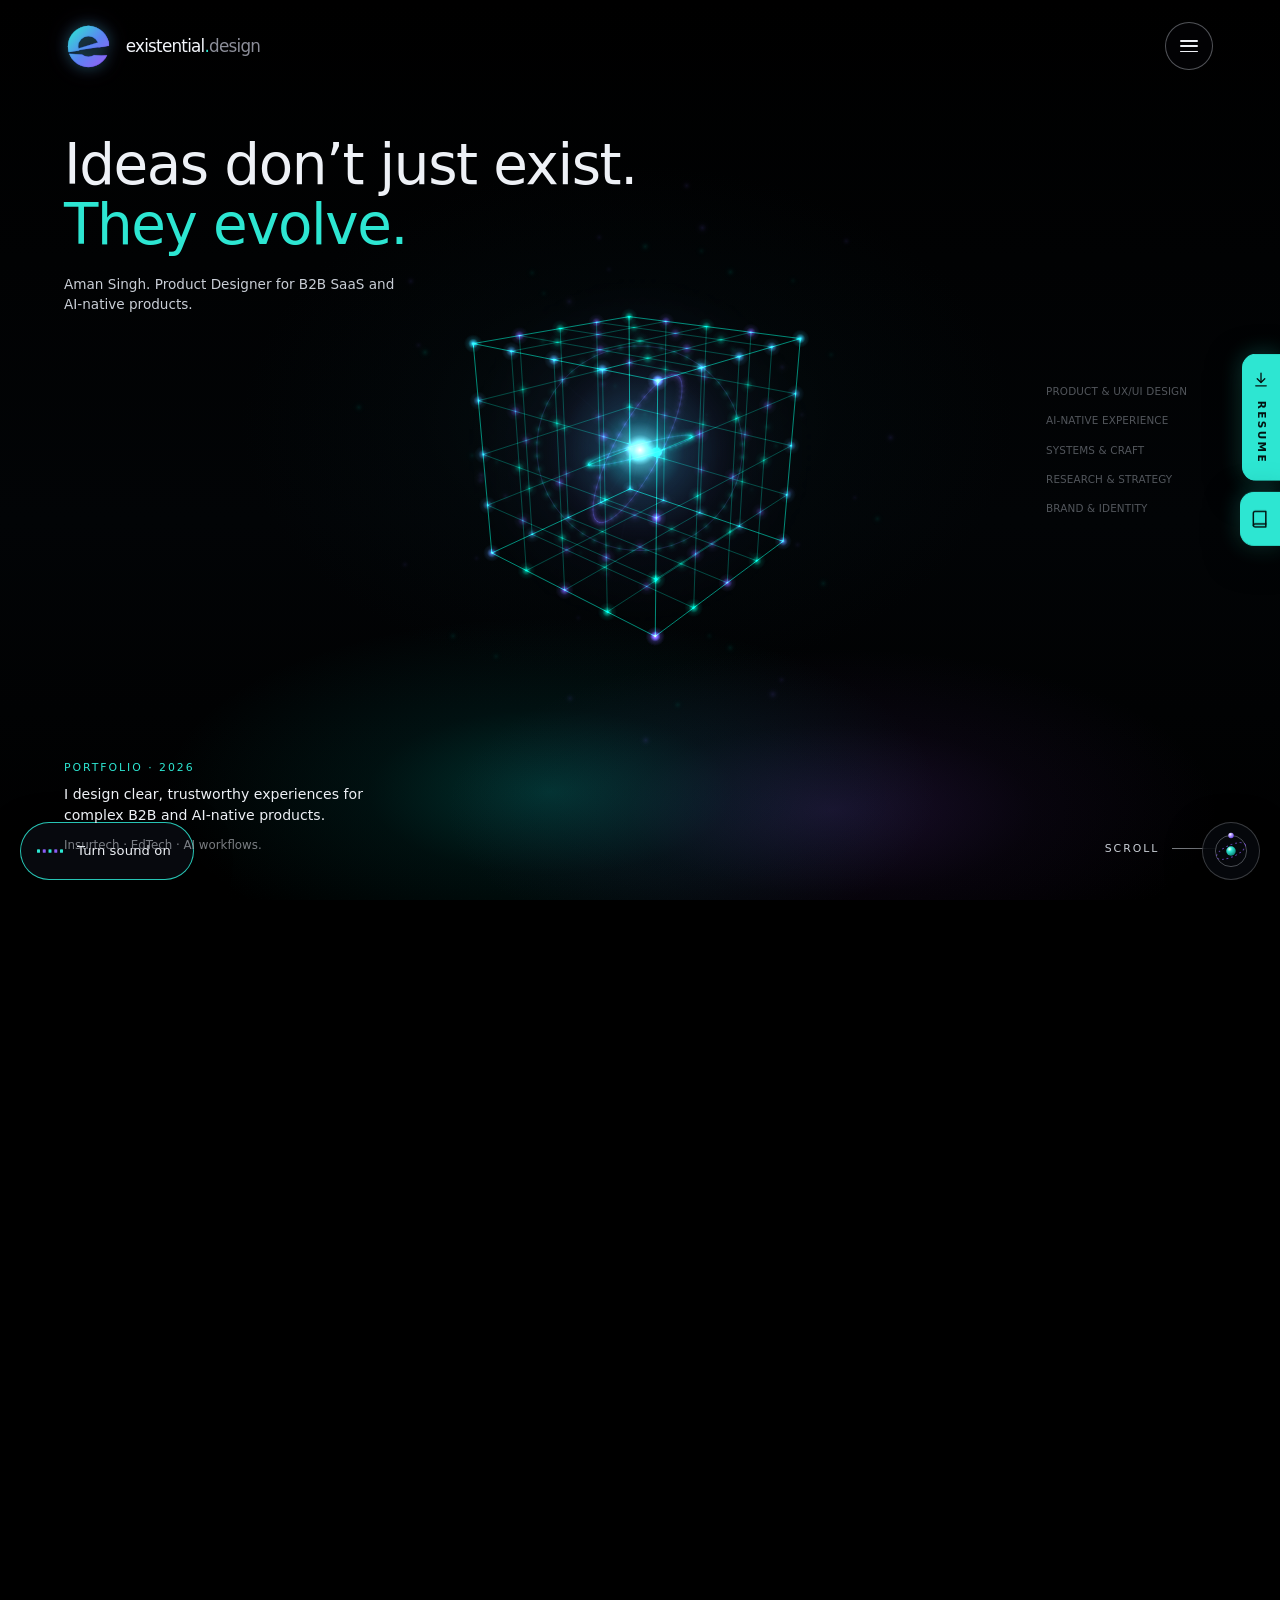
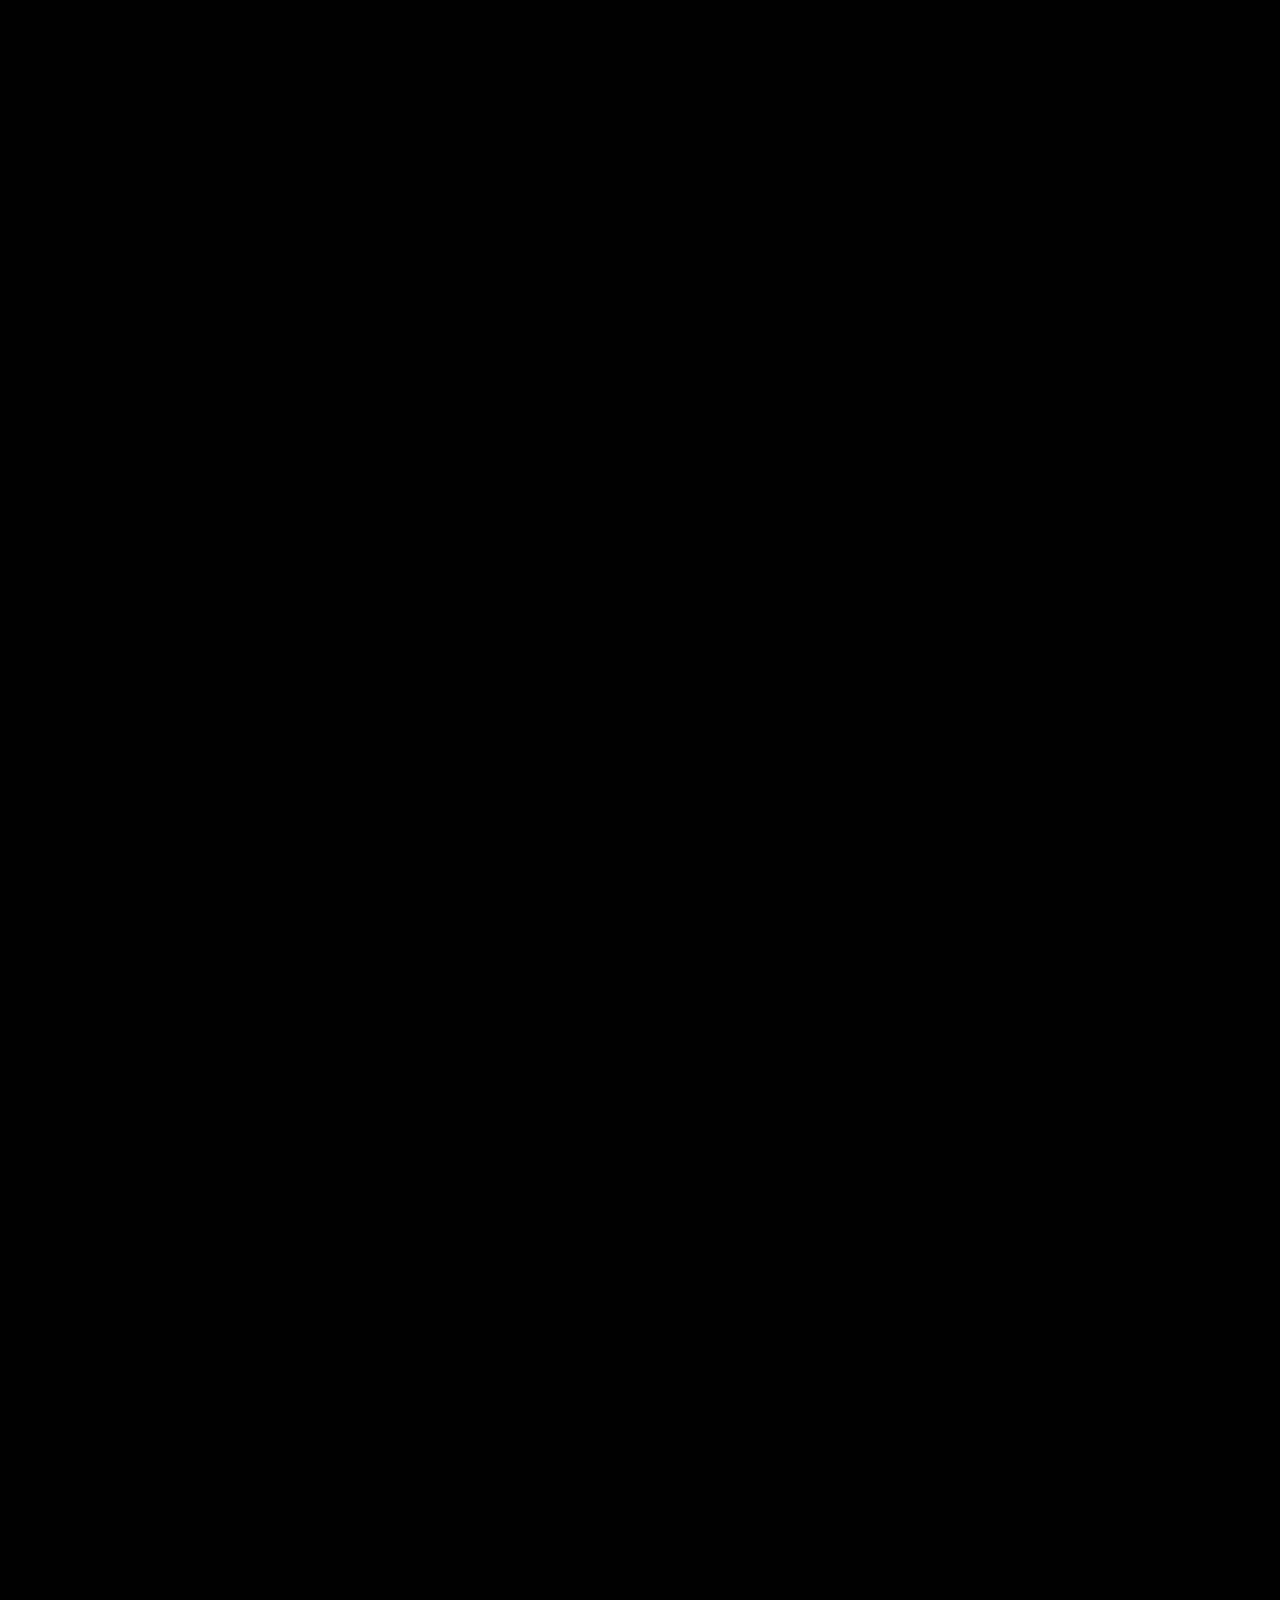
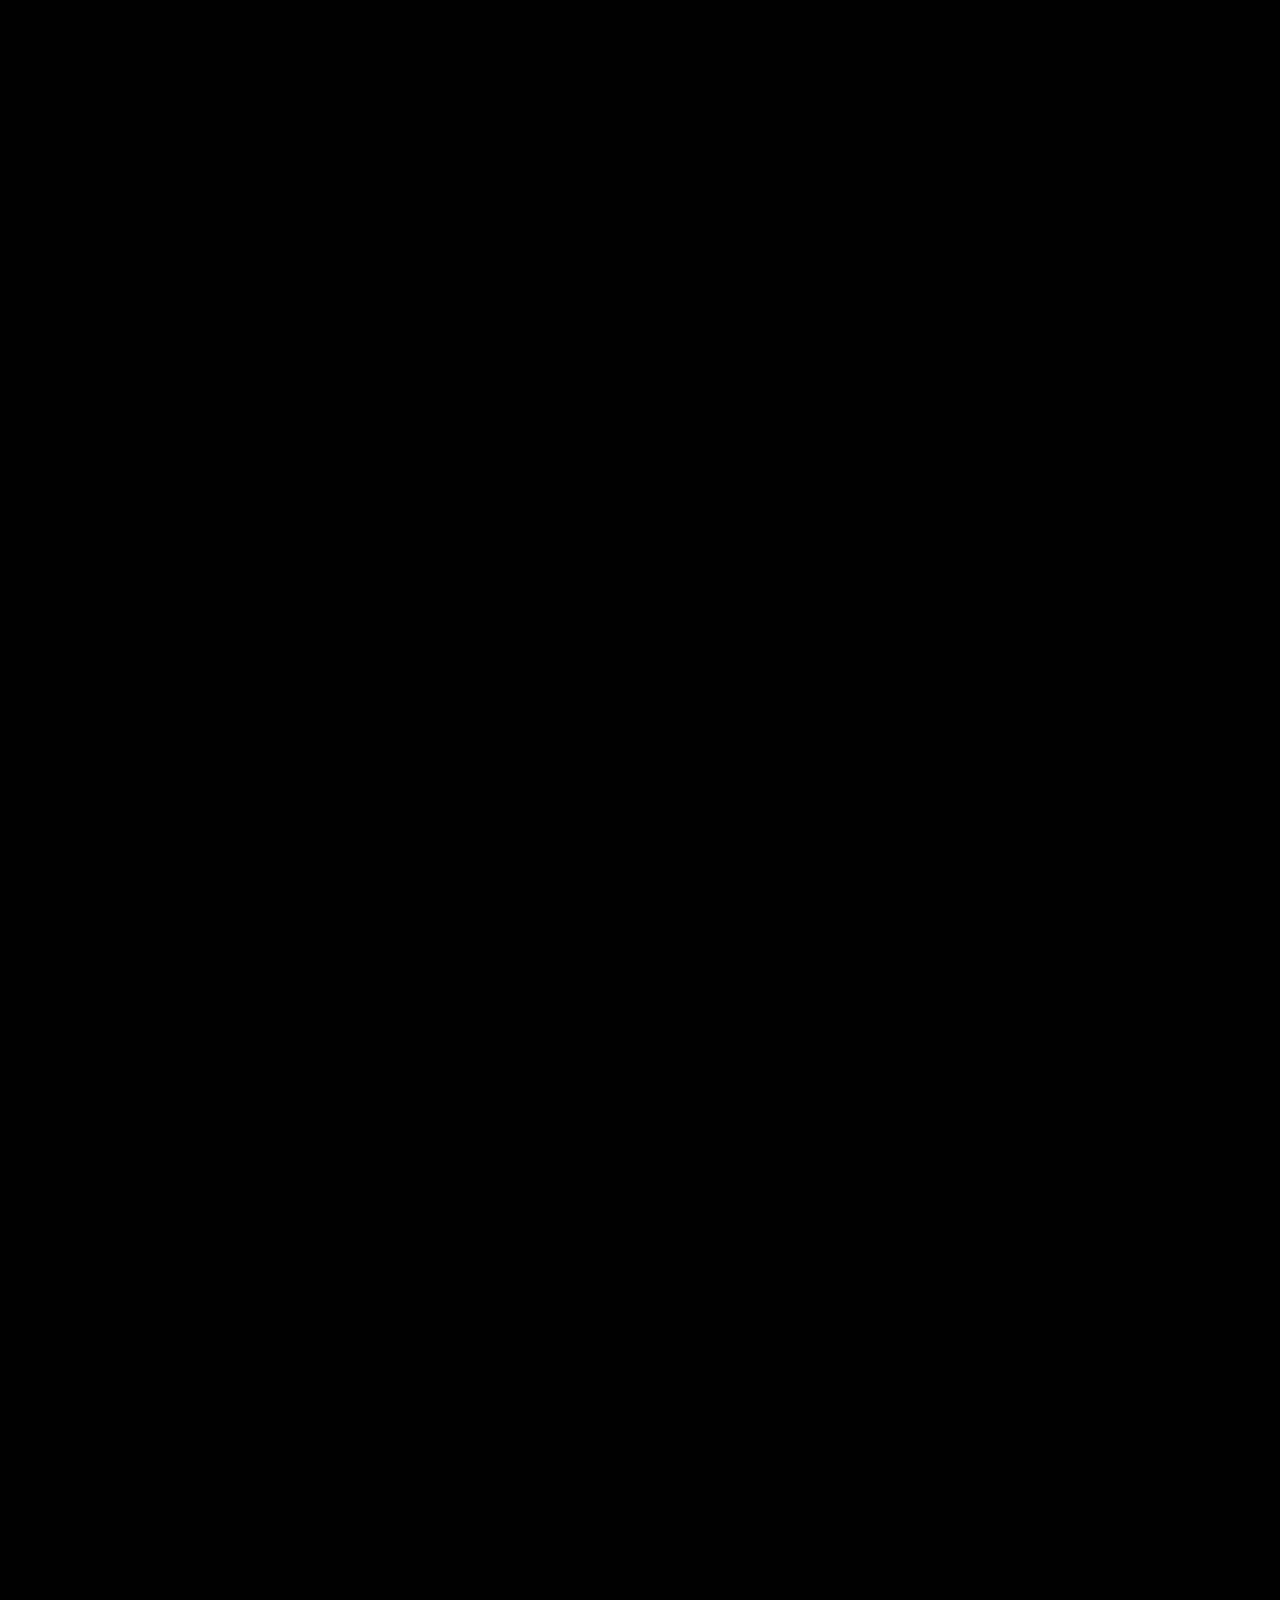
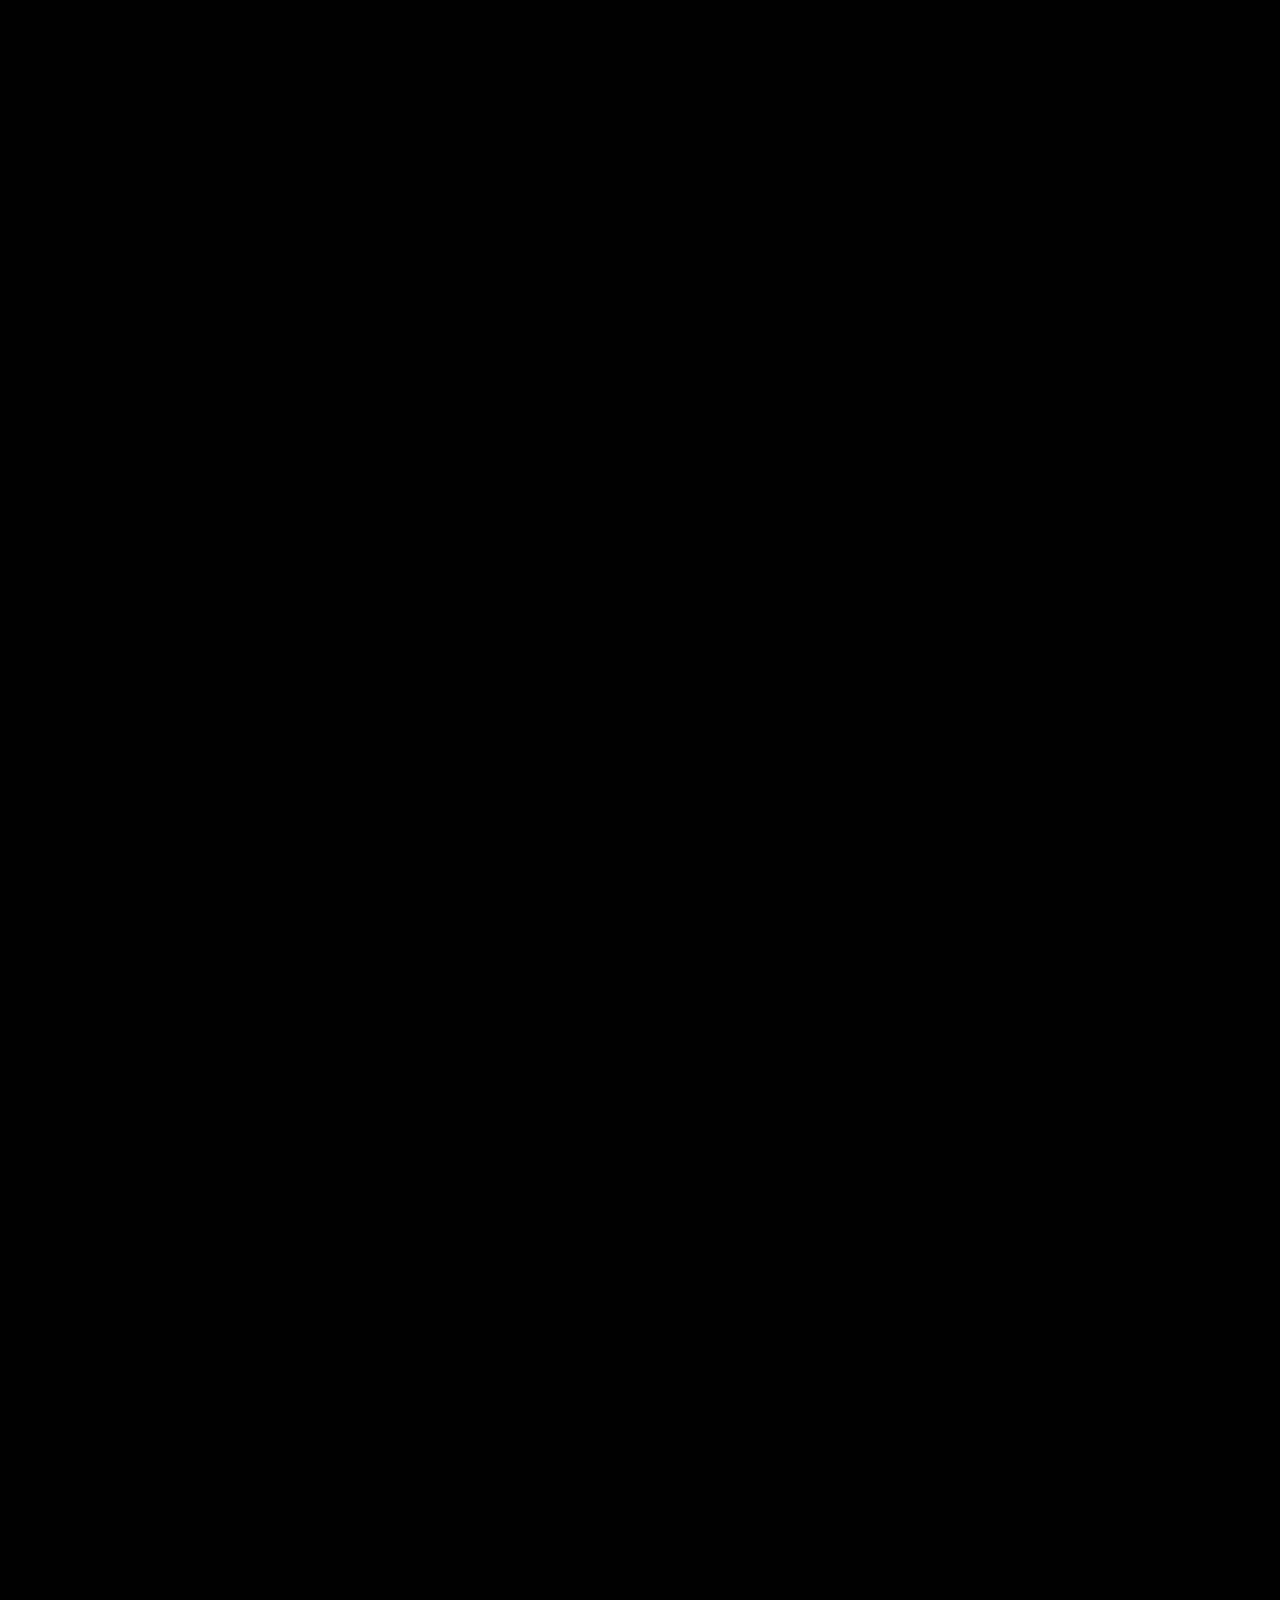
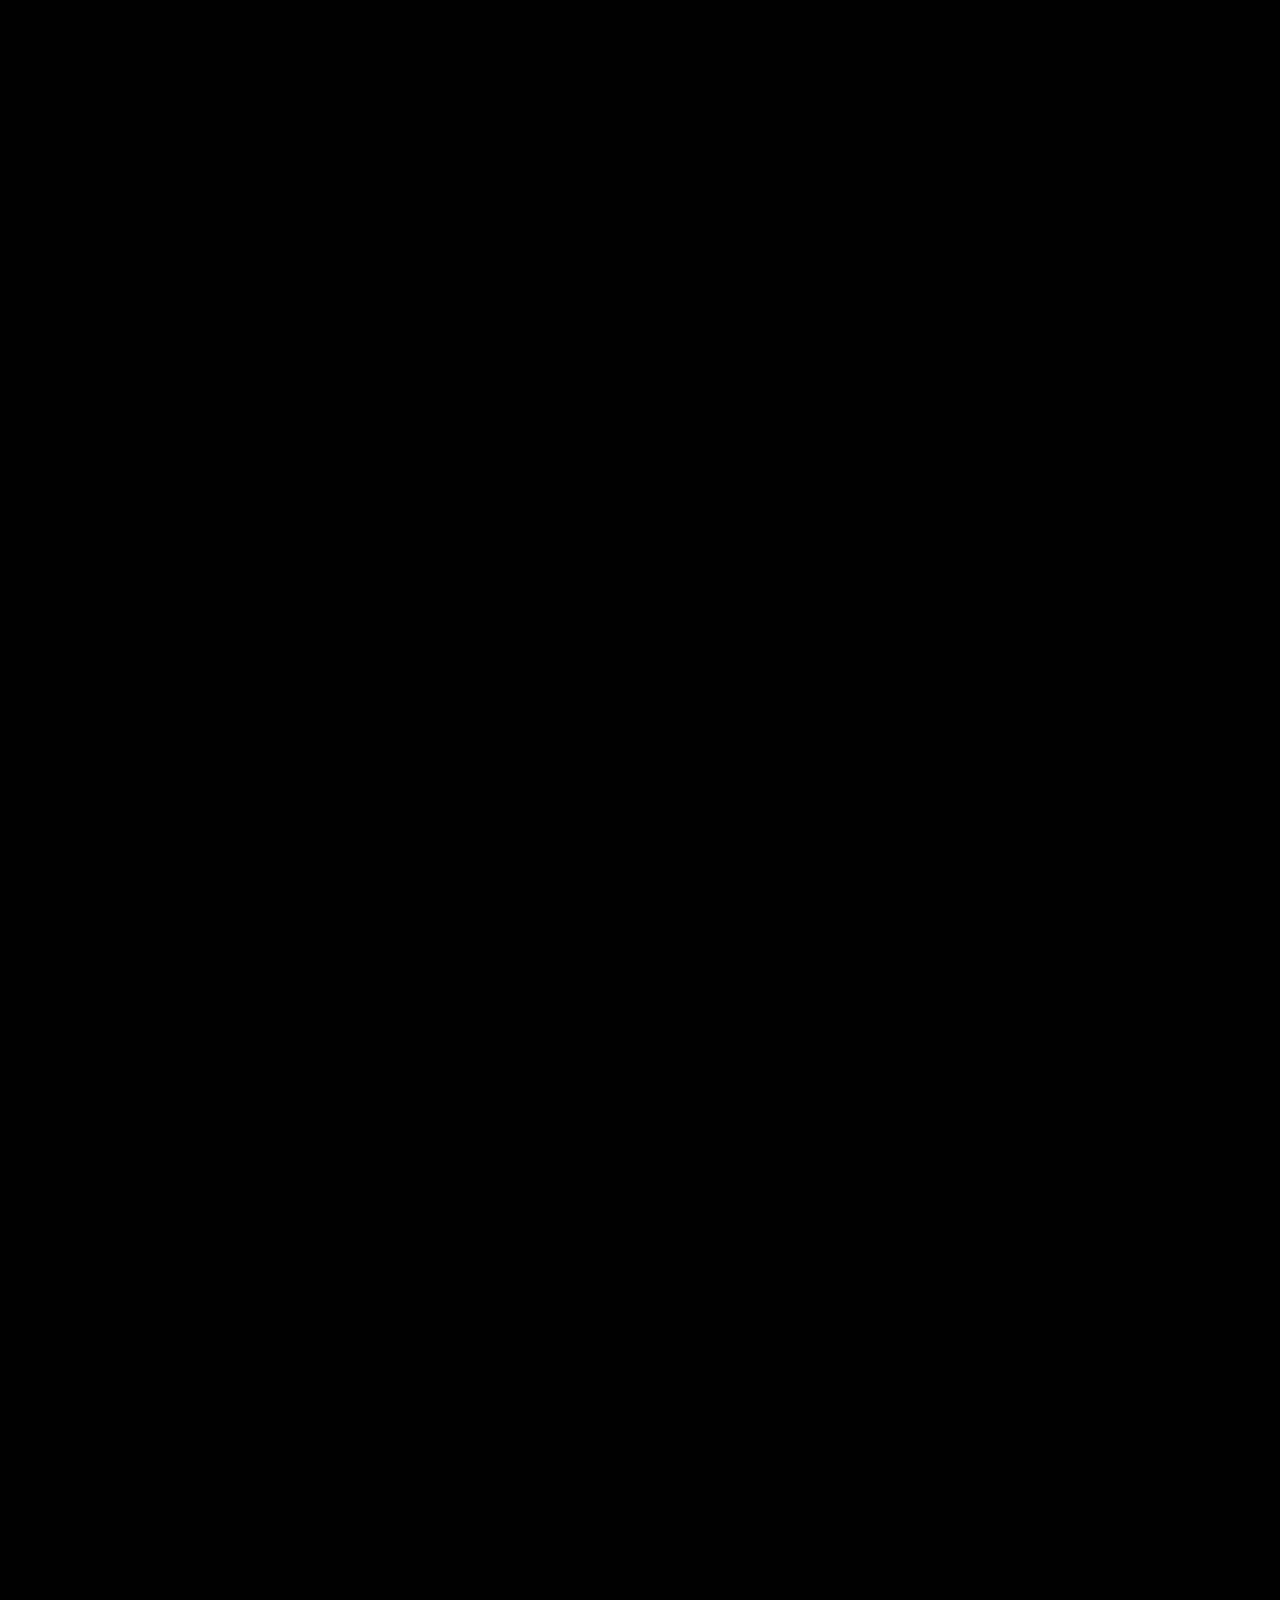
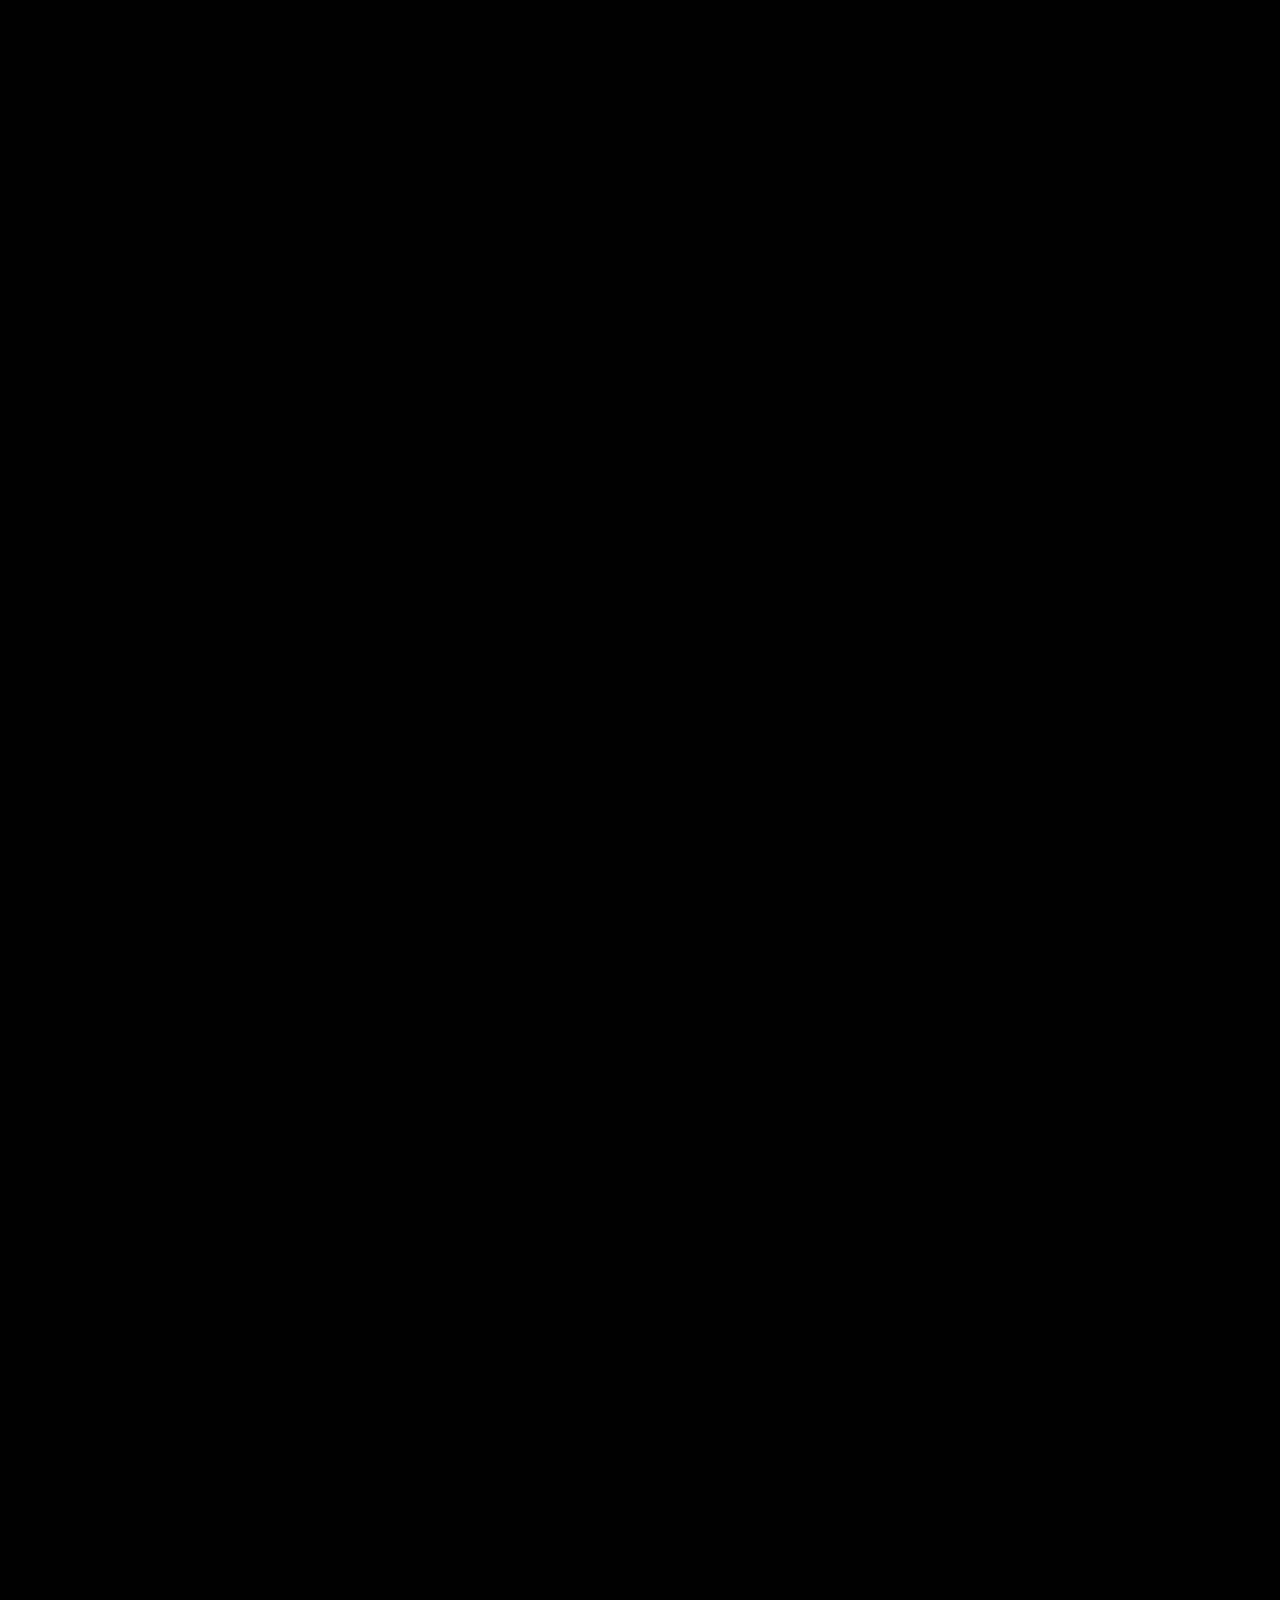
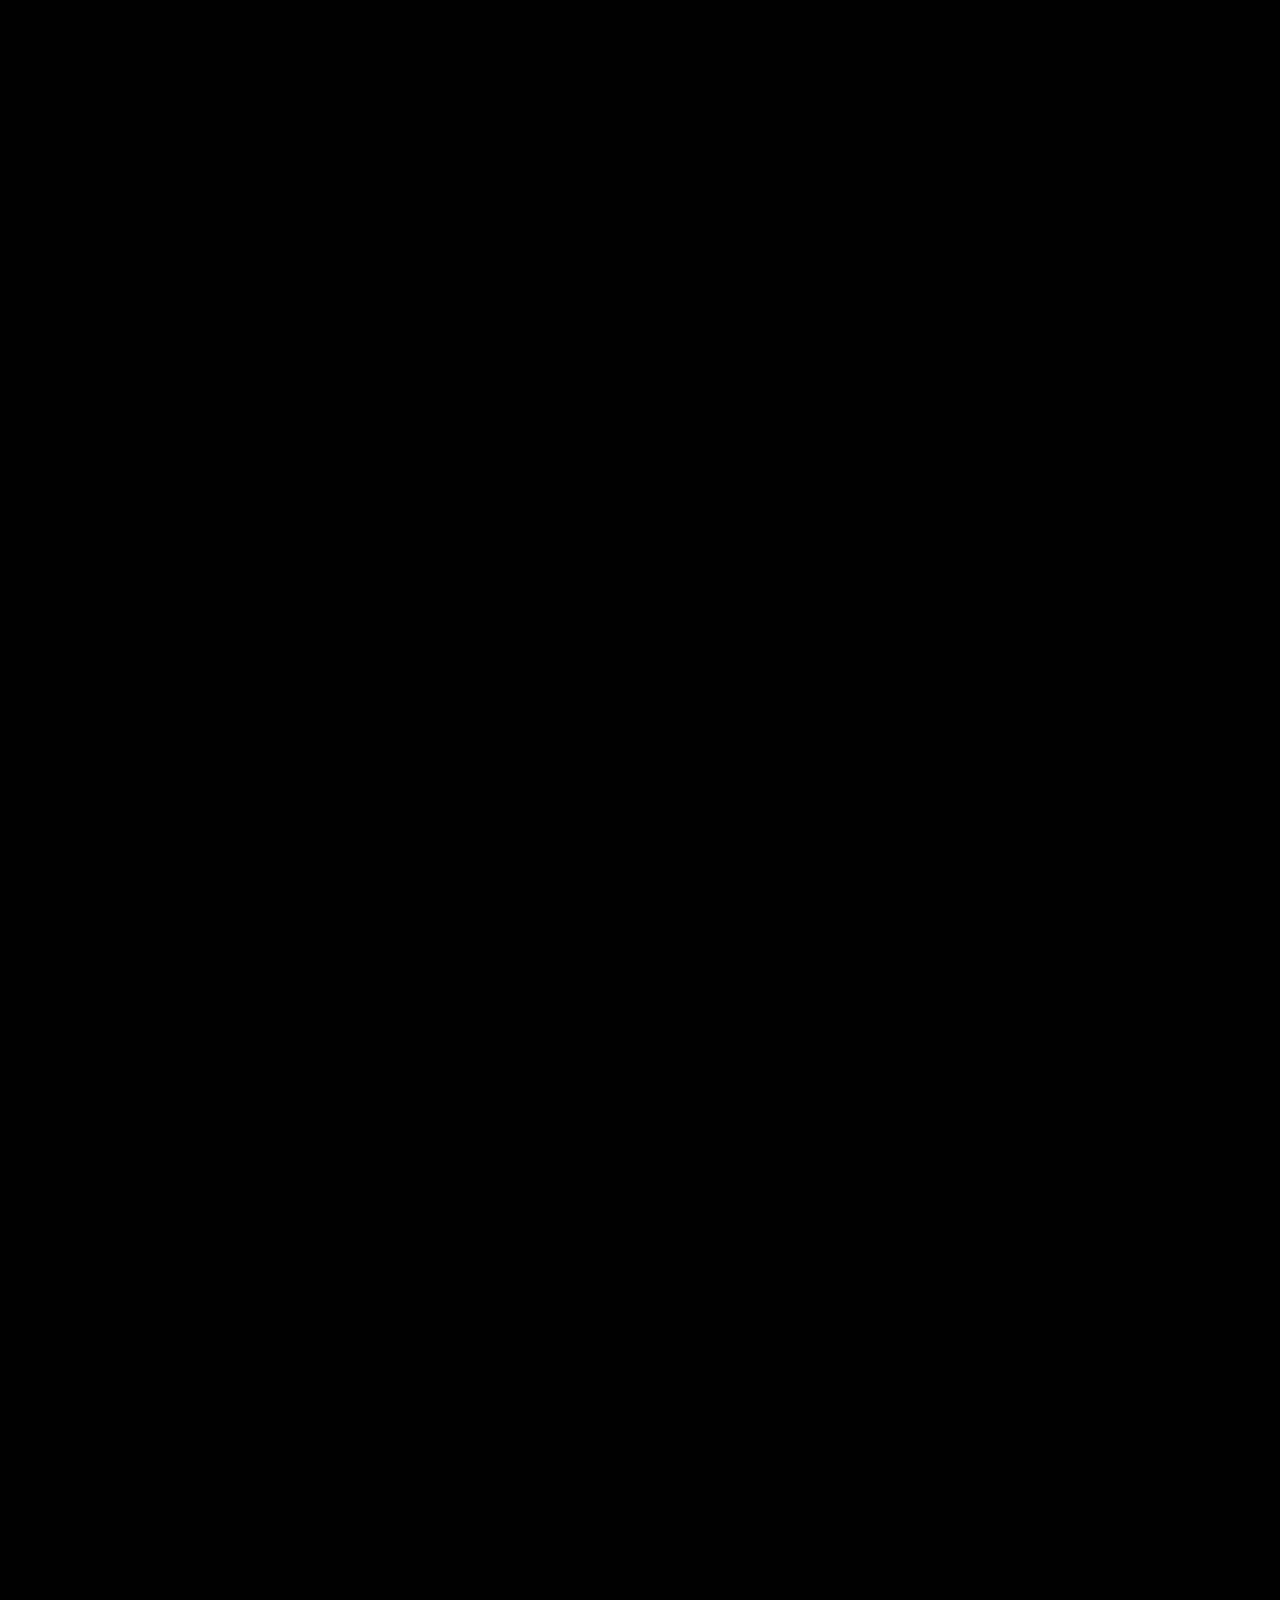
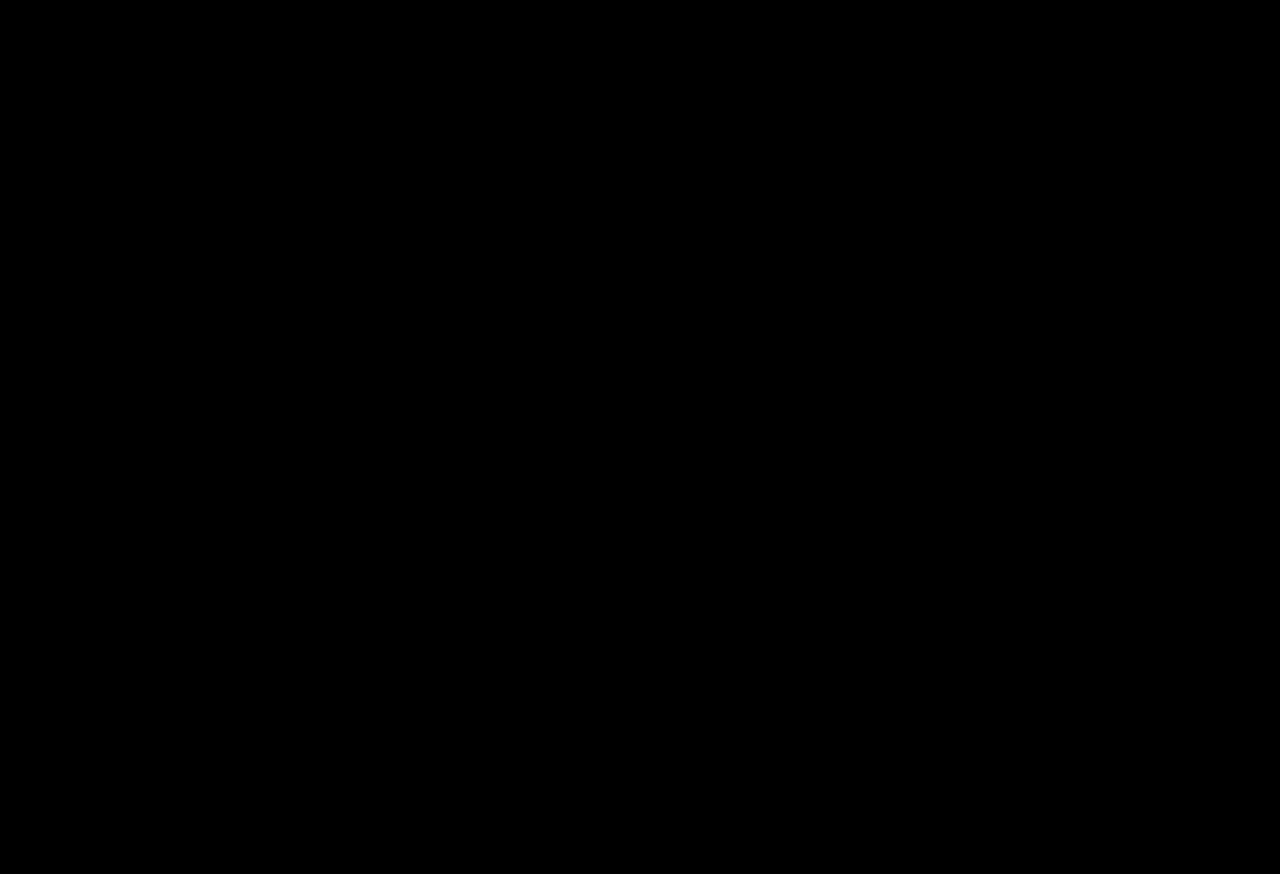
<file: index.html>
<!DOCTYPE html>

<html lang="en">
<head>
<meta charset="utf-8"/>
<meta content="width=device-width, initial-scale=1, viewport-fit=cover" name="viewport"/>
<title>Aman Singh — Product Designer | Portfolio</title>
<meta name="description" content="Aman Singh is a Product Designer with 3+ years across insurance, SaaS and AI. Selected case studies in insurtech, EdTech and enterprise workflows.">
<link rel="canonical" href="https://existential.design/">
<meta name="robots" content="index,follow,max-image-preview:large,max-snippet:-1,max-video-preview:-1">
<meta name="author" content="Aman Singh">
<meta name="theme-color" content="#040509">
<meta name="color-scheme" content="dark">
<meta name="format-detection" content="telephone=no">
<meta property="og:type" content="website">
<meta property="og:site_name" content="existential.design">
<meta property="og:locale" content="en_US">
<meta property="og:title" content="Aman Singh — Product Designer | Portfolio">
<meta property="og:description" content="Aman Singh is a Product Designer with 3+ years across insurance, SaaS and AI. Selected case studies in insurtech, EdTech and enterprise workflows.">
<meta property="og:url" content="https://existential.design/">
<meta property="og:image" content="https://existential.design/og-image.jpg">
<meta property="og:image:width" content="1200">
<meta property="og:image:height" content="630">
<meta property="og:image:alt" content="existential.design: Ideas don’t just exist. They evolve.">
<meta name="twitter:card" content="summary_large_image">
<meta name="twitter:title" content="Aman Singh — Product Designer | Portfolio">
<meta name="twitter:description" content="Aman Singh is a Product Designer with 3+ years across insurance, SaaS and AI. Selected case studies in insurtech, EdTech and enterprise workflows.">
<meta name="twitter:image" content="https://existential.design/og-image.jpg">
<link rel="icon" type="image/svg+xml" href="/favicon.svg">
<link rel="icon" href="/favicon.ico" sizes="48x48">
<link rel="icon" type="image/png" sizes="32x32" href="/favicon-32.png">
<link rel="icon" type="image/png" sizes="16x16" href="/favicon-16.png">
<link rel="apple-touch-icon" href="/apple-touch-icon.png">
<link rel="manifest" href="/site.webmanifest">

<link rel="stylesheet" href="css/main.css?v=20261128a">
<link rel="stylesheet" href="css/sections.css?v=20261128a">

<script type="application/ld+json">{"@context": "https://schema.org", "@graph": [{"@type": "WebSite", "@id": "https://existential.design/#website", "url": "https://existential.design/", "name": "Aman Singh — Product Designer", "description": "Aman Singh is a Product Designer with 3+ years across insurance, SaaS and AI. Selected case studies in insurtech, EdTech and enterprise workflows.", "inLanguage": "en", "publisher": {"@id": "https://existential.design/#aman"}}, {"@type": "ProfilePage", "@id": "https://existential.design/#profile", "url": "https://existential.design/", "name": "Aman Singh — Product Designer | Portfolio", "mainEntity": {"@id": "https://existential.design/#aman"}, "isPartOf": {"@id": "https://existential.design/#website"}}, {"@type": "Person", "@id": "https://existential.design/#aman", "name": "Aman Singh", "jobTitle": "Product Designer", "description": "Aman Singh is a Product Designer with 3+ years across insurance, SaaS and AI. Selected case studies in insurtech, EdTech and enterprise workflows. Previously at Injala.", "url": "https://existential.design/", "image": "https://existential.design/og-image.jpg", "email": "aman.singh369@outlook.com", "knowsAbout": ["Product design", "UX design", "B2B SaaS", "AI product design", "Insurtech", "EdTech", "Design systems"], "sameAs": ["https://www.linkedin.com/in/aman-singh-9b36bb185", "https://www.behance.net/amansingh0129"]}]}</script>

</head>
<body class="lock">
<noscript><div style="max-width:42rem;margin:0 auto;padding:6rem 1.5rem;line-height:1.6"><h1>Aman Singh</h1><p>Product Designer for B2B SaaS and AI-native products. Ideas don’t just exist. They evolve.</p><p>Selected work: Kinetic, Learning Management System, AI for Insurance, Asuretify.</p><p><a href="mailto:aman.singh369@outlook.com">aman.singh369@outlook.com</a> · <a href="https://www.linkedin.com/in/aman-singh-9b36bb185">LinkedIn</a> · <a href="https://www.behance.net/amansingh0129">Behance</a></p></div></noscript>
<canvas aria-hidden="true" id="gl"></canvas>
<div aria-hidden="true" id="reflection-field"></div>
<div aria-hidden="true" id="hero-pc"><canvas id="hero-pc-canvas"></canvas></div>
<img alt="" aria-hidden="true" style="display:none" src="assets/img/hero-preload.webp"/>
<div id="spacer"></div>
<div aria-hidden="true" id="progress"></div>
<div class="ui">
<svg width="0" height="0" style="position:absolute" aria-hidden="true" focusable="false"><defs><linearGradient id="em-g" gradientUnits="userSpaceOnUse" x1="6" y1="6" x2="98" y2="98"><stop offset="0" stop-color="#2de6d2"/><stop offset=".5" stop-color="#5b86f2"/><stop offset="1" stop-color="#9b5cf6"/></linearGradient><linearGradient id="em-gb" gradientUnits="userSpaceOnUse" x1="6" y1="6" x2="98" y2="98"><stop offset="0" stop-color="#0e5f68"/><stop offset=".5" stop-color="#24378c"/><stop offset="1" stop-color="#3f2486"/></linearGradient><mask id="em-m" maskUnits="userSpaceOnUse" x="0" y="0" width="112" height="100"><rect width="112" height="100" fill="#fff"/><path d="M-2 64.5 L106 47 L106 70 L80 71 L-2 66.5 Z" fill="#000"/></mask><clipPath id="em-k"><circle cx="50" cy="50" r="48"/></clipPath><g id="em-geo"><path mask="url(#em-m)" fill-rule="evenodd" d="M50 2a48 48 0 1 0 0 96a48 48 0 1 0 0-96zM50 26a24 24 0 1 1 0 48a24 24 0 1 1 0-48z"/><path clip-path="url(#em-k)" d="M3 62 L104 31 L104 47 Z"/></g><circle id="em-dot" cx="101" cy="88" r="8"/></defs></svg>
<nav aria-label="Primary" id="nav">
<a class="nav-brand" data-go="0" href="#" aria-label="existential.design, back to top"><span class="m3d m3d-nav" aria-hidden="true"><span class="m3d-in"><svg viewBox="0 0 112 100" style="transform:translateZ(-2.70px)"><use href="#em-geo" fill="url(#em-gb)"/></svg><svg viewBox="0 0 112 100" style="transform:translateZ(-1.80px)"><use href="#em-geo" fill="url(#em-gb)"/></svg><svg viewBox="0 0 112 100" style="transform:translateZ(-0.90px)"><use href="#em-geo" fill="url(#em-gb)"/></svg><svg viewBox="0 0 112 100" style="transform:translateZ(0.00px)"><use href="#em-geo" fill="url(#em-gb)"/></svg><svg viewBox="0 0 112 100" style="transform:translateZ(0.90px)"><use href="#em-geo" fill="url(#em-gb)"/></svg><svg viewBox="0 0 112 100" style="transform:translateZ(1.80px)"><use href="#em-geo" fill="url(#em-gb)"/></svg><svg viewBox="0 0 112 100" style="transform:translateZ(2.70px)"><use href="#em-geo" fill="url(#em-g)"/></svg></span></span><span class="nb-word">existential<i>.</i><em>design</em></span></a>
<a aria-label="Back to top" class="nav-center" data-go="0" href="#"></a>
<button aria-controls="menu" aria-expanded="false" aria-label="Open menu" class="pill nav-left" id="mbtn" type="button"><span class="mb-ico" aria-hidden="true"><i></i><i></i><i></i></span></button>
</nav>
<div aria-label="Site menu" aria-modal="true" id="menu" role="dialog">
<div class="menu-inner">
<ol class="menu-main">
<li><a data-key="home" data-target="top" href="#home"><span class="mi">01</span><span>Home</span></a></li>
<li><a data-key="services" data-target="#cap .in" href="#services"><span class="mi">02</span><span>What I build</span></a></li>
<li class="has-sub"><a data-key="work" data-target="#selected-work" href="#work"><span class="mi">03</span><span>Selected Work</span></a>
<ul class="menu-sub">
<li><a data-key="kinetic" data-target="#project-kinetic" href="#kinetic">Kinetic</a></li>
<li><a data-key="lms" data-target="#project-lms" href="#lms">Learning Management System</a></li>
<li><a data-key="ai-insurance" data-target="#project-ai-insurance" href="#ai-insurance">AI for Insurance</a></li>
<li><a data-key="asuretify" data-target="#project-asuretify" href="#asuretify">Asuretify</a></li>
</ul></li>
<li><a data-key="about" data-target="#about" href="#about"><span class="mi">04</span><span>About</span></a></li>
<li><a data-key="faq" data-target="#faq" href="#faq"><span class="mi">05</span><span>FAQ</span></a></li>
<li><a data-key="contact" data-target="#site-footer" href="#contact"><span class="mi">06</span><span>Contact</span></a></li>
<li><a href="#brand-case" data-kc-open="brand"><span class="mi">↗</span><span>Brand system</span></a></li>
</ol>
</div>
</div>
<div data-v="a" id="hero">
<div class="hk"><h1>Ideas don’t just exist.<br/><em>They evolve.</em></h1><p class="sub">Aman Singh. Product Designer for B2B SaaS and AI-native products.</p></div>
<div id="obj"><small>Portfolio · 2026</small>I design clear, trustworthy experiences for complex B2B and AI-native products.<span class="tag">Insurtech · EdTech · AI workflows.</span></div>
<div aria-label="Areas of focus" id="hero-categories"><span>Product &amp; UX/UI Design</span><span>AI-native Experience</span><span>Systems &amp; Craft</span><span>Research &amp; Strategy</span><span>Brand &amp; Identity</span></div>
<div id="hint">Scroll</div>
</div>
<div id="load" role="status">Forming 0%</div>
</div>
<section aria-labelledby="capt" id="cap">
<div class="in">
<header class="cap-head">
<p class="eyebrow">Five areas of focus.</p>
<h2 id="capt">What I build</h2>
<p class="cap-intro">One practice, five connected areas, from first framing to final handoff.</p>
</header>
<div class="offer-list">
<article class="offer">
<div class="offer-copy"><p class="eyebrow">01 — Product &amp; UX/UI Design</p><h3>Make complex things feel clear.</h3><p>Information architecture, user flows and interaction design for dense, multi-role B2B products. <span class="offer-fit">Turns complicated workflows into screens people can actually use.</span></p><div class="tags"><span>Product design</span><span>Information architecture</span><span>Interaction design</span></div></div>
</article>
<article class="offer">
<div class="offer-copy"><p class="eyebrow">02 — AI-native Experience</p><h3>Design for what AI changes.</h3><p>Interfaces where people review, direct and correct AI output, with the right balance of trust and control. <span class="offer-fit">Moves my practice from designing with AI to designing for it.</span></p><div class="tags"><span>AI UX</span><span>Human in the loop</span><span>Review states</span></div></div>
</article>
<article class="offer">
<div class="offer-copy"><p class="eyebrow">03 — Systems &amp; Craft</p><h3>Consistency that scales.</h3><p>Design systems, high-fidelity UI and clean handoff, so products stay coherent as they grow. <span class="offer-fit">Keeps the details sharp across every screen and release.</span></p><div class="tags"><span>Design systems</span><span>High-fidelity UI</span><span>Handoff</span></div></div>
</article>
<article class="offer">
<div class="offer-copy"><p class="eyebrow">04 — Research &amp; Strategy</p><h3>Frame it before you build it.</h3><p>Problem framing, discovery and validation that define what is worth building first. <span class="offer-fit">Gives every design decision something solid to stand on.</span></p><div class="tags"><span>UX research</span><span>Product strategy</span><span>Validation</span></div></div>
</article>
<article class="offer">
<div class="offer-copy"><p class="eyebrow">05 — Brand &amp; Identity</p><h3>Give it one recognisable form.</h3><p>Identity, colour, type and voice, built as one system so every piece reads as the same hand. <span class="offer-fit">The system behind this site, open to read.</span></p><div class="tags"><span>Identity system</span><span>Visual language</span><span>Guidelines</span></div></div>
</article>
</div>
</div>
<div class="evolve" id="evolve" aria-label="How every area evolves, six stages on a loop">
<canvas id="evc" aria-hidden="true"></canvas>
<div class="ev-labels"><div class="ev-lab">Discover &amp; Frame</div><div class="ev-lab">Structure &amp; Flow</div><div class="ev-lab">Design &amp; Prototype</div><div class="ev-lab">Test &amp; Refine</div><div class="ev-lab">Hand off &amp; Ship</div><div class="ev-lab">Measure &amp; Evolve</div></div>
<div class="cap-end"><span class="end-mark"></span><p>One designer. Five focus areas. Connected thinking.</p><span class="end-mark"></span></div>
</div>
<section id="swarm" aria-label="An interactive field of points. Scroll to move closer, drag to rotate.">
<div class="sz-pin"><div class="sz-stage" role="img" aria-label="Twenty thousand small crystals form a lattice in brand teal and violet. As you scroll, the view moves inside it.">
<canvas id="szc" aria-hidden="true"></canvas><canvas id="szg" aria-hidden="true"></canvas>
<p class="sz-hint" aria-hidden="true"><span></span>Scroll to move closer</p>
</div></div>
</section>
<section aria-label="Selected projects" id="selected-work" class="sw">
<div class="projects-intro"><p class="eyebrow">Selected work</p><h2>Ideas, made tangible.</h2><p>Four different challenges. One consistent way of thinking.</p></div>
<div class="sw-stage"><span class="sw-anchor" id="project-kinetic"></span><span class="sw-anchor" id="project-lms"></span><span class="sw-anchor" id="project-ai-insurance"></span><span class="sw-anchor" id="project-asuretify"></span>
<div class="sw-pin"><div class="sw-track"><article class="sw-panel" data-project="kinetic" style="--g:linear-gradient(128deg,#201754 0%,#4338a8 54%,#201b47 100%)" aria-label="Kinetic">
<div class="sw-ghost" aria-hidden="true">KINETIC</div>
<div class="sw-meta"><div class="sw-head"><p class="sw-idx">01 <i></i> 04</p><h3 class="sw-title">Kinetic</h3><ul class="sw-facts"><li>B2B SaaS</li><li>Product design</li><li>Insurance</li></ul></div>
<div class="sw-copy"><p>A policy management system designed to help brokers, carriers, and insurers coordinate project enrollment and complex approval workflows.</p><dl class="sw-brief"><div><dt>Context</dt><dd>Brokers, carriers and insurers needed one system to move projects, policies, documents and approvals forward.</dd></div><div><dt>Contribution</dt><dd>Product design across core workflows and modules: information architecture, user flows, interaction design and high-fidelity screens, with product and engineering.</dd></div></dl><a class="pill sw-cta" href="#kinetic-case" data-kc-open="kinetic" aria-haspopup="dialog">View case study <span aria-hidden="true">↗</span></a></div></div>
<div class="sw-shots" aria-label="Kinetic mockups"><figure class="sw-shot sw-shot-1"><img id="sw-k-1" alt="Kinetic WTW Compass dashboard with AI bulk upload result" decoding="async" src="assets/img/sw-k-1.webp"></figure><figure class="sw-shot sw-shot-2"><img id="sw-k-2" alt="Kinetic project listing and AI-generated project records" decoding="async" src="assets/img/sw-k-2.webp"></figure></div></article><article class="sw-panel" data-project="lms" style="--g:linear-gradient(128deg,#3b3fc4 0%,#6658ff 58%,#8a48ef 100%)" aria-label="Learning Management System">
<div class="sw-ghost" aria-hidden="true">LEARN</div>
<div class="sw-meta"><div class="sw-head"><p class="sw-idx">02 <i></i> 04</p><h3 class="sw-title">Learning Management System</h3><ul class="sw-facts"><li>EdTech</li><li>Product design</li><li>Learning systems</li></ul></div>
<div class="sw-copy"><p>A connected university platform bringing program and department administration, faculty scheduling, and community support into one learning management experience.</p><dl class="sw-brief"><div><dt>Context</dt><dd>Administrators, university teams, faculty and students each needed a clear path through one connected learning platform.</dd></div><div><dt>Contribution</dt><dd>The ecosystem structure and role-specific workspaces for Super Admin, University and Faculty, plus AI-enabled learning capabilities.</dd></div></dl><a class="pill sw-cta" href="#lms-case" data-kc-open="lms" aria-haspopup="dialog">View case study <span aria-hidden="true">↗</span></a></div></div>
<div class="sw-shots" aria-label="Learning Management System mockups"><figure class="sw-shot sw-shot-1"><img id="sw-l-1" alt="Learning Management System community and support interface" decoding="async" src="assets/img/sw-l-1.webp"></figure><figure class="sw-shot sw-shot-2"><img id="sw-l-2" alt="Learning Management System faculty timetable and meeting management interface" decoding="async" src="assets/img/sw-l-2.webp"></figure></div></article><article class="sw-panel" data-project="ai-insurance" style="--g:linear-gradient(128deg,#142b68 0%,#214bb7 54%,#14234f 100%)" aria-label="AI for Insurance">
<div class="sw-ghost" aria-hidden="true">INSIGHT</div>
<div class="sw-meta"><div class="sw-head"><p class="sw-idx">03 <i></i> 04</p><h3 class="sw-title">AI for Insurance</h3><ul class="sw-facts"><li>AI workflows</li><li>Insurance</li><li>Product design</li></ul></div>
<div class="sw-copy"><p>AI-assisted insurance workflows for reviewing coverage, comparing policy documents, and surfacing critical information with greater clarity.</p><dl class="sw-brief"><div><dt>Context</dt><dd>Insurance decisions start with documents. The challenge was making them usable without taking human judgment out.</dd></div><div><dt>Contribution</dt><dd>Product framing, information architecture, workflow definition, AI-assisted review states and interface design for the concept.</dd></div></dl><a class="pill sw-cta" href="#ai-insurance-case" data-kc-open="ai-insurance" aria-haspopup="dialog">View case study <span aria-hidden="true">↗</span></a></div></div>
<div class="sw-shots" aria-label="AI for Insurance mockups"><figure class="sw-shot sw-shot-1"><img id="sw-a-1" alt="AI for Insurance personal risk advisor dashboard" decoding="async" src="assets/img/sw-a-1.webp"></figure><figure class="sw-shot sw-shot-2"><img id="sw-a-2" alt="AI for Insurance policy versus policy comparison results" decoding="async" src="assets/img/sw-a-2.webp"></figure></div></article><article class="sw-panel" data-project="asuretify" style="--g:linear-gradient(128deg,#06494f 0%,#087d83 54%,#07383f 100%)" aria-label="Asuretify">
<div class="sw-ghost" aria-hidden="true">ASURE</div>
<div class="sw-meta"><div class="sw-head"><p class="sw-idx">04 <i></i> 04</p><h3 class="sw-title">Asuretify</h3><ul class="sw-facts"><li>Web design</li><li>UX strategy</li><li>Digital experience</li></ul></div>
<div class="sw-copy"><p>A focused website experience that makes the offering easier to understand and gives visitors a direct path to take the next step.</p><dl class="sw-brief"><div><dt>Context</dt><dd>The broker-facing experience needed a clearer link between what the product offers, how information is organised and what to do next.</dd></div><div><dt>Contribution</dt><dd>Reviewed the existing experience, identified UX friction, restructured the information architecture and redesigned the web and onboarding journey.</dd></div></dl><a class="pill sw-cta" href="#asuretify-case" data-kc-open="asuretify" aria-haspopup="dialog">View case study <span aria-hidden="true">↗</span></a></div></div>
<div class="sw-shots" aria-label="Asuretify mockups"><figure class="sw-shot sw-shot-1"><img id="sw-s-1" alt="Asuretify homepage and product experience" decoding="async" src="assets/img/sw-s-1.webp"></figure><figure class="sw-shot sw-shot-2"><img id="sw-s-2" alt="Asuretify integrations, metrics, and trusted clients" decoding="async" src="assets/img/sw-s-2.webp"></figure></div></article></div>
<div class="sw-ctrl"><div class="sw-count" aria-live="polite"><b class="sw-cur">01</b> / 04</div><div class="sw-dots" role="group" aria-label="Project navigation"><button class="sw-dot" type="button" aria-label="Go to Kinetic"></button><button class="sw-dot" type="button" aria-label="Go to Learning Management System"></button><button class="sw-dot" type="button" aria-label="Go to AI for Insurance"></button><button class="sw-dot" type="button" aria-label="Go to Asuretify"></button></div>
<div class="sw-arrows"><button class="sw-arr" type="button" data-dir="-1" aria-label="Previous project">←</button><button class="sw-arr" type="button" data-dir="1" aria-label="Next project">→</button></div></div>
</div></div>
</section>
<!-- About: compact career path, part of the one-pager after Selected work -->
<section id="about" aria-labelledby="about-title">
  <div class="ab-pin">
    <div class="ab-stage">
      <canvas class="ab-fx b" aria-hidden="true"></canvas>
      <div class="ab-portrait" aria-hidden="true"><img alt="" src="assets/img/about-portrait.webp"><canvas class="ab-pp"></canvas></div>
      <canvas class="ab-fx f" aria-hidden="true"></canvas>
      <div class="ab-top ab-r" style="--d:1s">
      <div class="ab-band rtl" role="group" aria-labelledby="ab-l-skill" tabindex="0">
        <span class="ab-label" id="ab-l-skill">Skillset</span>
        <div class="ab-view"><div class="ab-roll"><ul class="ab-seq"><li>Product Design</li><li>UX Strategy</li><li>Human-Centred Design</li><li>Human Behaviour &amp; Decision-Making</li><li>User Research</li><li>Interaction Design</li><li>Information Architecture</li><li>Systems Thinking</li><li>Design Systems</li><li>Visual Design</li><li>Creative Direction</li><li>Rapid Prototyping</li><li>AI Product Exploration</li><li>Workflow Automation</li><li>Experience Design</li></ul><ul class="ab-seq" aria-hidden="true"><li>Product Design</li><li>UX Strategy</li><li>Human-Centred Design</li><li>Human Behaviour &amp; Decision-Making</li><li>User Research</li><li>Interaction Design</li><li>Information Architecture</li><li>Systems Thinking</li><li>Design Systems</li><li>Visual Design</li><li>Creative Direction</li><li>Rapid Prototyping</li><li>AI Product Exploration</li><li>Workflow Automation</li><li>Experience Design</li></ul></div></div>
      </div>
      </div>
      <div class="ab-copy">
        <h2 class="ab-name ab-r" id="about-title" style="--d:.5s">Aman Singh</h2>
        <p class="ab-head ab-r" style="--d:.65s">Designing for people, systems and possibilities.</p>
        <p class="ab-sub ab-r" style="--d:.8s">I’m a product designer and creative technologist, exploring human behaviour, design and technology to turn complex ideas into clear, meaningful experiences that help people move forward.</p>
      </div>
      <div class="ab-bands ab-r" style="--d:1.1s">
      <div class="ab-band ltr" role="group" aria-labelledby="ab-l-tools" tabindex="0">
        <span class="ab-label" id="ab-l-tools">Tools</span>
        <div class="ab-view"><div class="ab-roll"><ul class="ab-seq"><li>Figma</li><li>FigJam</li><li>Figma Make</li><li>Framer</li><li>Spline</li><li>Lottie</li><li>Sketch</li><li>Adobe XD</li><li>Photoshop</li><li>Illustrator</li><li>Balsamiq</li><li>Canva</li><li>Maze</li><li>Hotjar</li><li>UserTesting</li><li>ChatGPT</li><li>Claude</li><li>NotebookLM</li><li>n8n</li><li>HTML</li><li>CSS</li><li>SCSS</li><li>JavaScript</li><li>React</li><li>Tailwind CSS</li><li>GitHub</li><li>Jira</li><li>Notion</li></ul><ul class="ab-seq" aria-hidden="true"><li>Figma</li><li>FigJam</li><li>Figma Make</li><li>Framer</li><li>Spline</li><li>Lottie</li><li>Sketch</li><li>Adobe XD</li><li>Photoshop</li><li>Illustrator</li><li>Balsamiq</li><li>Canva</li><li>Maze</li><li>Hotjar</li><li>UserTesting</li><li>ChatGPT</li><li>Claude</li><li>NotebookLM</li><li>n8n</li><li>HTML</li><li>CSS</li><li>SCSS</li><li>JavaScript</li><li>React</li><li>Tailwind CSS</li><li>GitHub</li><li>Jira</li><li>Notion</li></ul></div></div>
      </div>
      </div>
    </div>
  </div>
</section>
<!-- Process (integrated from Process.html) -->
<!-- FAQ: plain dark gradient, then flows into the closing/contact section -->
<section id="faq" aria-labelledby="faq-title">
<div class="faq-shell">
<header class="faq-head"><h2 id="faq-title">Frequently Asked Questions</h2><p>Everything you might want to know before getting in touch.</p></header>
<div class="faq-list"><div class="faq-item"><h4><button class="faq-q" type="button" id="faq-q1" aria-expanded="false" aria-controls="faq-a1"><span>What kind of work do you do?</span><i class="faq-ic" aria-hidden="true"></i></button></h4><div class="faq-a" id="faq-a1"><div><p>I’m a product designer focused on B2B SaaS and AI-native products. My work spans insurtech platforms, EdTech systems and AI-assisted workflows, covering research, information architecture, interaction design and design systems.</p></div></div></div><div class="faq-item"><h4><button class="faq-q" type="button" id="faq-q2" aria-expanded="false" aria-controls="faq-a2"><span>Are you open to new opportunities?</span><i class="faq-ic" aria-hidden="true"></i></button></h4><div class="faq-a" id="faq-a2"><div><p>Yes. I’m open to product design roles on AI-native and B2B products, and to selected projects with early-stage teams. If you’re not sure which fits, send a note and we can work it out.</p></div></div></div><div class="faq-item"><h4><button class="faq-q" type="button" id="faq-q3" aria-expanded="false" aria-controls="faq-a3"><span>How do you use AI in your work?</span><i class="faq-ic" aria-hidden="true"></i></button></h4><div class="faq-a" id="faq-a3"><div><p>I use AI tools to move faster through research synthesis, exploration and prototyping. I also design for AI: shaping how people review, direct and correct what these systems produce, with human judgment kept in the loop.</p></div></div></div><div class="faq-item"><h4><button class="faq-q" type="button" id="faq-q4" aria-expanded="false" aria-controls="faq-a4"><span>How can I get in touch?</span><i class="faq-ic" aria-hidden="true"></i></button></h4><div class="faq-a" id="faq-a4"><div><p>Email me, or message me on WhatsApp or LinkedIn, with a short note on what you’re building or what’s stuck. You don’t need a detailed brief.</p></div></div></div><div class="faq-item"><h4><button class="faq-q" type="button" id="faq-q5" aria-expanded="false" aria-controls="faq-a5"><span>How do you work with product and engineering teams?</span><i class="faq-ic" aria-hidden="true"></i></button></h4><div class="faq-a" id="faq-a5"><div><p>Closely and early. I join discovery, define flows with product, and stay involved through handoff and design QA so that what ships matches what was designed.</p></div></div></div><div class="faq-item"><h4><button class="faq-q" type="button" id="faq-q6" aria-expanded="false" aria-controls="faq-a6"><span>Where can I see more of your work?</span><i class="faq-ic" aria-hidden="true"></i></button></h4><div class="faq-a" id="faq-a6"><div><p>The case studies above cover context, process and outcomes for each project. More long-form work is on Behance, linked in the footer.</p></div></div></div><p class="faq-end">Didn’t find your question? <a href="#contact" data-jump="#site-footer" data-key="contact">Get in touch</a> and I’ll take it from there.</p></div>
</div>
</section>
<!-- Footer (integrated from Footer.html) -->
<footer id="site-footer" class="footer-concept" aria-label="existential.design closing section">
  <div class="wrap">
    <div class="logo-stage" aria-label="Brand mark reveal">
      <div class="logo-lockup" id="logoLockup">
        <div class="mascot-wrap"><span class="m3d m3d-foot" aria-hidden="true"><span class="m3d-in"><svg viewBox="0 0 112 100" style="transform:translateZ(-20.40px)"><use href="#em-geo" fill="url(#em-gb)"/><use href="#em-dot" fill="#0e5f68"/></svg><svg viewBox="0 0 112 100" style="transform:translateZ(-18.00px)"><use href="#em-geo" fill="url(#em-gb)"/><use href="#em-dot" fill="#0e5f68"/></svg><svg viewBox="0 0 112 100" style="transform:translateZ(-15.60px)"><use href="#em-geo" fill="url(#em-gb)"/><use href="#em-dot" fill="#0e5f68"/></svg><svg viewBox="0 0 112 100" style="transform:translateZ(-13.20px)"><use href="#em-geo" fill="url(#em-gb)"/><use href="#em-dot" fill="#0e5f68"/></svg><svg viewBox="0 0 112 100" style="transform:translateZ(-10.80px)"><use href="#em-geo" fill="url(#em-gb)"/><use href="#em-dot" fill="#0e5f68"/></svg><svg viewBox="0 0 112 100" style="transform:translateZ(-8.40px)"><use href="#em-geo" fill="url(#em-gb)"/><use href="#em-dot" fill="#0e5f68"/></svg><svg viewBox="0 0 112 100" style="transform:translateZ(-6.00px)"><use href="#em-geo" fill="url(#em-gb)"/><use href="#em-dot" fill="#0e5f68"/></svg><svg viewBox="0 0 112 100" style="transform:translateZ(-3.60px)"><use href="#em-geo" fill="url(#em-gb)"/><use href="#em-dot" fill="#0e5f68"/></svg><svg viewBox="0 0 112 100" style="transform:translateZ(-1.20px)"><use href="#em-geo" fill="url(#em-gb)"/><use href="#em-dot" fill="#0e5f68"/></svg><svg viewBox="0 0 112 100" style="transform:translateZ(1.20px)"><use href="#em-geo" fill="url(#em-gb)"/><use href="#em-dot" fill="#0e5f68"/></svg><svg viewBox="0 0 112 100" style="transform:translateZ(3.60px)"><use href="#em-geo" fill="url(#em-gb)"/><use href="#em-dot" fill="#0e5f68"/></svg><svg viewBox="0 0 112 100" style="transform:translateZ(6.00px)"><use href="#em-geo" fill="url(#em-gb)"/><use href="#em-dot" fill="#0e5f68"/></svg><svg viewBox="0 0 112 100" style="transform:translateZ(8.40px)"><use href="#em-geo" fill="url(#em-gb)"/><use href="#em-dot" fill="#0e5f68"/></svg><svg viewBox="0 0 112 100" style="transform:translateZ(10.80px)"><use href="#em-geo" fill="url(#em-gb)"/><use href="#em-dot" fill="#0e5f68"/></svg><svg viewBox="0 0 112 100" style="transform:translateZ(13.20px)"><use href="#em-geo" fill="url(#em-gb)"/><use href="#em-dot" fill="#0e5f68"/></svg><svg viewBox="0 0 112 100" style="transform:translateZ(15.60px)"><use href="#em-geo" fill="url(#em-gb)"/><use href="#em-dot" fill="#0e5f68"/></svg><svg viewBox="0 0 112 100" style="transform:translateZ(18.00px)"><use href="#em-geo" fill="url(#em-gb)"/><use href="#em-dot" fill="#0e5f68"/></svg><svg viewBox="0 0 112 100" style="transform:translateZ(20.40px)"><use href="#em-geo" fill="url(#em-g)"/><use href="#em-dot" fill="#2de6d2"/></svg></span></span>
        </div>
        <div class="wordmark" aria-label="existential.design">existential<span class="dot">.</span><span class="design">design</span></div>
      </div>
    </div>
    <div class="hairline"></div>
    <div class="footer-content">
      <div class="closing">
        <p class="eyebrow">Ideas don’t just exist. They evolve.</p>
        <h2 class="hook">Have a product in mind?<br><em>Let’s bring it into existence.</em></h2><p class="closing-note">Tell me what you’re building, or what’s stuck. I’ll help you work out the next step.</p>
      </div>
      <div class="touchpoints" role="navigation" aria-label="Contact and social links">
        <a href="mailto:aman.singh369@outlook.com"><span class="label">Email</span>aman.singh369@outlook.com</a>
        <a href="https://www.linkedin.com/in/aman-singh-9b36bb185" target="_blank" rel="noopener noreferrer"><span class="label">LinkedIn</span>Connect professionally ↗</a>
        <a href="https://www.behance.net/amansingh0129" target="_blank" rel="noopener noreferrer"><span class="label">Case studies</span>Explore on Behance ↗</a>
      </div>
    </div>
    <div class="hairline"></div>
    <div class="bottom-row">
      <span>© <span id="year">2026</span> Aman Singh · existential.design</span>
      <span>Product design for B2B SaaS &amp; AI.</span>
    </div>
  </div>
</footer>
</section>




<section id="kinetic-case" role="dialog" aria-modal="true" aria-labelledby="kc-title" aria-hidden="true">
<div class="kc-bg" aria-hidden="true"><i></i><i></i><i></i><i></i></div>
<div class="kc-scroll" tabindex="-1"><div class="kc-prog" aria-hidden="true"></div>
<div class="kc-act kc-top"><div class="hero">
 <div class="kc-in"><a class="kc-back" href="#work" data-kc-close>← Back to selected work</a>
  <div class="hero-grid">
   <div>
    <div class="eyebrow">Product design · B2B SaaS · Insurtech</div>
    <h1 id="kc-title">Kinetic<br><em>Policy management.</em></h1>
    <p class="lede">Insurance work, untangled. One system for brokers, carriers, and insurers.</p>
    <div class="hero-tags"><span class="tag">Enterprise workflows</span><span class="tag">Policy management</span><span class="tag">Human + AI</span></div><a class="kc-hook" href="mailto:aman.singh369@outlook.com?subject=A%20problem%20like%20Kinetic">Have a problem like this? Let’s talk <span aria-hidden="true">→</span></a>
   </div>
   <div class="hero-art">
    <img loading="lazy" decoding="async" data-ref="sw-k-1" src="[data-uri]" alt="Kinetic dashboard showing project management and AI-assisted bulk upload" fetchpriority="high">
    <div class="hero-caption"><span>Kinetic · Product interface</span><span>01 / Platform evolution</span></div>
   </div>
  </div>
  <div class="stats">
   <div class="stat"><strong>283 → 4,500+</strong><span>Project enrollments reported across 18 months</span></div>
   <div class="stat"><strong>3</strong><span>Core stakeholder groups: brokers, carriers, insurers</span></div>
   <div class="stat"><strong>End-to-end</strong><span>Project, policy, document and approval workflows</span></div>
  </div>
 </div>
</div></div>
<div class="kc-int"><div class="kc-int-pin"><span>Chapter 01</span><b>Context</b></div></div>
<div class="kc-act"><section id="kc-overview">
 <div class="kc-in">
  <div class="section-head"><div class="section-num">01 / CONTEXT</div><div><h2>One product. Different responsibilities. Shared outcomes.</h2><p class="section-intro">Kinetic supported insurance project and policy operations across multiple organizations.</p></div></div>
  <div class="two-col">
   <div class="copy"><p><strong>Brokers</strong> needed to coordinate project information and move submissions forward. <strong>Carriers</strong> needed consistent information and clear decision points. <strong>Insurers</strong> needed visibility, governance, and confidence that the right steps had been completed.</p></div>
   <aside class="callout"><div class="eyebrow">Design question</div><h3>How might one system make complex insurance work easier to understand, move forward, and review?</h3><p>That question shaped the information architecture, workflow patterns, shared components, and the way the product surfaced status and supporting documents.</p></aside>
  </div>
 </div>
</section><section id="kc-challenge">
 <div class="kc-in">
  <div class="section-head"><div class="section-num">02 / CHALLENGE</div><div><h2>Complexity was distributed across the workflow.</h2><p class="section-intro">The product had to bring structure to operational complexity without flattening the real differences between roles, approval stages, and insurance requirements.</p></div></div>
  <div class="problem-grid">
   <article class="problem"><span class="index">01 / CONTEXT</span><h3>Fragmented information</h3><p>Project details, policy information, documents, and communication needed to be easier to find in the context of the work.</p></article>
   <article class="problem"><span class="index">02 / COORDINATION</span><h3>Multi-party decisions</h3><p>Broker, carrier, and insurer responsibilities overlapped, but each role needed clear ownership and next steps.</p></article>
   <article class="problem"><span class="index">03 / SCALE</span><h3>More projects, more states</h3><p>As enrollment grew, list views, status indicators, bulk actions, and reusable patterns had to remain legible at scale.</p></article>
  </div>
 </div>
</section></div>
<div class="kc-int"><div class="kc-int-pin"><span>Chapter 02</span><b>Craft</b></div></div>
<div class="kc-act light"><section id="kc-evolution">
 <div class="kc-in">
  <div class="section-head"><div class="section-num">03 / EVOLUTION</div><div><h2>Designing for the insurance lifecycle, not isolated screens.</h2><p class="section-intro">The work evolved around the decision sequence that users actually moved through.</p></div></div>
  <div class="lifecycle">
   <article class="phase"><small>Stage 01</small><h3>Before Quoting</h3><p>Collect and structure project details, understand the submission, and prepare the information needed to evaluate risk and move toward a quote.</p></article>
   <article class="phase"><small>Stage 02</small><h3>Before Binding</h3><p>Review quote details and outstanding requirements, coordinate approvals, and make the transition from quote to bind explicit.</p></article>
   <article class="phase"><small>Stage 03</small><h3>After Binding</h3><p>Keep policy information, documents, and follow-up activity connected after binding so the record remains useful beyond the decision point.</p></article>
  </div>
  <div class="visual">
   <img data-ref="sw-k-2" src="[data-uri]" alt="Kinetic project listing interface showing records and AI-generated project data" loading="lazy">
   <div class="visual-caption"><span>Project listing · Record visibility</span><span>Illustrative product screen</span></div>
  </div>
 </div>
</section><section id="kc-systems">
 <div class="kc-in">
  <div class="section-head"><div class="section-num">04 / SYSTEMS</div><div><h2>Make the next action easier to see.</h2><p class="section-intro">The product experience was built from connected capabilities: project tracking, detailed policy records, supporting documents, communication, and approvals.</p></div></div>
  <div class="feature-row">
   <div class="feature-copy"><div class="eyebrow">01 · Project operations</div><h3>From record keeping to project visibility.</h3><p>Project lists and record details helped users orient themselves in a growing portfolio of work.</p><ul class="feature-list"><li>Project listing and status visibility</li><li>AI-assisted bulk upload for handling project data</li></ul></div>
   <div class="feature-image"><img data-ref="sw-k-2" src="[data-uri]" alt="Kinetic project listing screen" loading="lazy"></div>
  </div>
  <div class="feature-row reverse">
   <div class="feature-copy"><div class="eyebrow">02 · Policy detail</div><h3>Keep the decision and its evidence together.</h3><p>Policy detail brought key information into a single working context, including coverage status, timeline, and documents.</p><ul class="feature-list"><li>Visible policy state and key attributes</li><li>Timeline and supporting documents in context</li></ul></div>
   <div class="feature-image"><img src="assets/img/feature-image.webp" alt="Kinetic policy detail screen with coverage status, timeline, and documents" loading="lazy"></div>
  </div>
  <div class="feature-row">
   <div class="feature-copy"><div class="eyebrow">03 · Connected workflow</div><h3>Support coordination across roles.</h3><p>Documents, messenger, feeds, notes, and approval checkpoints formed part of the broader operational system.</p><ul class="feature-list"><li>Documents associated with project and policy context</li><li>Communication and activity connected to the work</li></ul></div>
   <div class="feature-image"><img data-ref="sw-k-1" src="[data-uri]" alt="Kinetic dashboard and project workflow interface" loading="lazy"></div>
  </div>
 </div>
</section><section id="kc-roles">
 <div class="kc-in">
  <div class="section-head"><div class="section-num">05 / ROLE DESIGN</div><div><h2>A shared platform, with role-aware workflows.</h2><p class="section-intro">The experience needed consistency without pretending every user had the same goal.</p></div></div>
  <div class="role-grid">
   <div><small>Broker</small><p>Coordinate project submissions, track progress, and keep information moving between parties.</p></div>
   <div><small>Carrier</small><p>Review project information, work through underwriting requirements, and respond at the right decision stage.</p></div>
   <div><small>Insurer</small><p>Maintain visibility over policy decisions, documentation, and governance requirements.</p></div>
   <div><small>Super admin</small><p>Support platform-level review and oversight through configuration and review-oriented workflows.</p></div>
  </div>
 </div>
</section></div>
<div class="kc-int"><div class="kc-int-pin"><span>Chapter 03</span><b>Outcome</b></div></div>
<div class="kc-act end"><section id="kc-impact" class="impact">
 <div class="kc-in">
  <div class="section-head"><div class="section-num">06 / IMPACT</div><div><h2>Growth changed the design problem.</h2><p class="section-intro">The product had to keep working as the number of live projects and the breadth of workflows increased.</p></div></div>
  <div class="impact-grid">
   <div><div class="impact-number">283 <span>→</span><br>4,500+</div><div class="impact-label">Project enrollments over 18 months · reported product outcome</div></div>
   <div class="impact-note">Kinetic scaled from hundreds to 4,500+ live enrollments, and the experience and its reusable patterns had to scale with it. A product-level outcome, not a claim that design alone drove the growth.</div>
  </div>
  <p class="scope-note">Additional reported context: the platform served organizations including WTW, Lockton, USI, Keenan, and NSI across the USA and France.</p>
 </div>
</section><section id="kc-approach">
 <div class="kc-in">
  <div class="section-head"><div class="section-num">07 / MY CONTRIBUTION</div><div><h2>Translate business rules into usable systems.</h2><p class="section-intro">My work covered product design across core workflows and modules, partnering with product and engineering to bring complex requirements into production-ready experiences.</p></div></div>
  <div class="two-col">
   <div class="copy"><p><strong>Product and UX:</strong> information architecture, user flows, interaction design, high-fidelity screens, and iteration across project/policy management, approvals, documents, and messaging.</p></div>
   <div class="copy"><p><strong>Cross-functional delivery:</strong> worked with product, engineering, QA, and enterprise stakeholders to clarify requirements, review implementation, and evolve the experience through releases.</p></div>
  </div>
 </div>
</section><section class="next-step" id="kc-contact">
 <div class="kc-in">
  <div class="eyebrow" style="justify-content:center">Ideas don’t just exist. They evolve.</div>
  <h2>Got a messy problem?<br><span style="color:#9da4ad">Let’s make it obvious.</span></h2>
  <p>Tell me what’s stuck.</p>
  <div class="ctas"><a class="pill-link primary" href="mailto:aman.singh369@outlook.com">Get in touch ↗</a><a class="pill-link" href="#kinetic-case" data-kc-close>Back to selected work ←</a></div>
 </div>
</section><footer class="kc-foot kc-in"><span>© Aman Singh · Kinetic case study</span><span>Product design · Enterprise systems · Insurtech</span><a href="mailto:aman.singh369@outlook.com">aman.singh369@outlook.com</a></footer></div>
</div></section>
<section id="lms-case" role="dialog" aria-modal="true" aria-labelledby="lms-case-title" aria-hidden="true">
<div class="kc-bg" aria-hidden="true"><i></i><i></i><i></i><i></i></div>
<div class="kc-scroll" tabindex="-1"><div class="kc-prog" aria-hidden="true"></div>
<div class="kc-act kc-top"><div class="hero">
 <div class="kc-in"><a class="kc-back" href="#work" data-kc-close>← Back to selected work</a>
  <div class="hero-grid">
   <div>
    <div class="eyebrow">Product design · EdTech · AI-assisted learning</div>
    <h1 id="lms-case-title">Learning<br><em>ecosystem.</em></h1>
    <p class="lede">Four roles. One learning loop. Content, teaching and feedback finally connected.</p>
    <div class="hero-tags"><span class="tag">Multi-role platform</span><span class="tag">Learning operations</span><span class="tag">AI-enabled tools</span></div><a class="kc-hook" href="mailto:aman.singh369@outlook.com?subject=A%20problem%20like%20LMS">Have a problem like this? Let’s talk <span aria-hidden="true">→</span></a>
   </div>
   <div class="hero-art">
    <img loading="lazy" decoding="async" data-ref="sw-l-1" src="[data-uri]" alt="Learning Management System community and support interface" fetchpriority="high">
    <div class="hero-caption"><span>Learning Management System · Product interface</span><span>01 / Learning ecosystem</span></div>
   </div>
  </div>
  <div class="stats"><div class="stat"><strong>4 role areas</strong><span>Super Admin, University, Faculty, Student</span></div><div class="stat"><strong>Connected</strong><span>Content, video, assessment, and analytics</span></div><div class="stat"><strong>AI-assisted</strong><span>Content generation and remedial suggestions</span></div></div>
 </div>
</div></div>
<div class="kc-int"><div class="kc-int-pin"><span>Chapter 01</span><b>Context</b></div></div><div class="kc-act"><section id="lms-overview"><div class="kc-in"><div class="section-head"><div class="section-num">01 / CONTEXT</div><div><h2>Learning is a system of people, content, and feedback.</h2><p class="section-intro">The LMS concept brought together institutional operations and day-to-day learning tasks.</p></div></div><div class="two-col"><div class="copy"><p><strong>Administrators</strong> need oversight, configuration, and reporting. <strong>University teams</strong> coordinate courses and faculty. <strong>Faculty</strong> prepare content, teach, assess, and respond to student needs. <strong>Students</strong> need a clear path through learning materials, assignments, and feedback.</p></div><aside class="callout"><div class="eyebrow">Design question</div><h3>How might one learning platform adapt to each role while keeping content, assessment, and progress connected?</h3><p>The response was role-specific information architecture supported by shared patterns for content, tasks, analytics, and feedback.</p></aside></div></div></section><section id="lms-challenge"><div class="kc-in"><div class="section-head"><div class="section-num">02 / CHALLENGE</div><div><h2>Different roles. One learning journey.</h2><p class="section-intro">The platform needed to balance institutional control with practical teaching and learning workflows.</p></div></div><div class="problem-grid"><article class="problem"><span class="index">01 / ROLE CLARITY</span><h3>Relevant by default</h3><p>Present the right tools and information for each role, while keeping navigation and interaction patterns familiar.</p></article><article class="problem"><span class="index">02 / CONTENT FLOW</span><h3>From material to learning</h3><p>Connect course content, video resources, lesson structure, and assessments rather than scattering them across separate tasks.</p></article><article class="problem"><span class="index">03 / FEEDBACK LOOP</span><h3>Make progress actionable</h3><p>Use assessment and student-monitoring signals to help faculty identify where additional support may be needed.</p></article></div></div></section></div><div class="kc-int"><div class="kc-int-pin"><span>Chapter 02</span><b>System</b></div></div><div class="kc-act light"><section id="lms-architecture"><div class="kc-in"><div class="section-head"><div class="section-num">03 / ARCHITECTURE</div><div><h2>Separate responsibilities. Connect the information.</h2><p class="section-intro">The information architecture was organized around four role areas, each with a distinct job within the wider learning ecosystem.</p></div></div><div class="role-grid"><div><small>Role 01 · Super Admin</small><p>Platform-level configuration, access, oversight, and system administration.</p></div><div><small>Role 02 · University</small><p>Institutional management of courses, faculty, academic structures, and reporting.</p></div><div><small>Role 03 · Faculty</small><p>Content preparation, course delivery, assessment, and student progress monitoring.</p></div><div><small>Role 04 · Student</small><p>Access learning materials, complete assessments, and use feedback to guide next steps.</p></div></div><div class="feature-row"><div class="feature-copy"><div class="eyebrow">System principle</div><h3>Shared patterns. Role-specific priorities.</h3><p>Consistent navigation, content structures, and task patterns help the platform feel unified.</p><ul class="feature-list"><li>Role-based information architecture and permissions</li><li>Consistent content and course structures</li></ul></div><div class="feature-image"><img data-ref="sw-l-2" src="[data-uri]" alt="Learning Management System faculty timetable and meeting management interface" loading="lazy"></div></div></div></section><section id="lms-capabilities"><div class="kc-in"><div class="section-head"><div class="section-num">04 / CAPABILITIES</div><div><h2>Build a loop from content to feedback.</h2><p class="section-intro">The product scope connected core LMS functions with AI-assisted capabilities that help faculty prepare material and interpret learning needs.</p></div></div><div class="lifecycle"><article class="phase"><small>01 · AI Content Pack Generator</small><h3>Turn source material into structured learning assets.</h3><p>A faculty-facing workflow for creating content packs from learning inputs, with generated material kept editable and reviewable before it becomes part of a course.</p><ul class="feature-list"><li>Organize generated assets around course and lesson context</li><li>Keep faculty in control of review and refinement</li></ul></article><article class="phase"><small>02 · Video Intelligence</small><h3>Make recorded learning easier to navigate.</h3><p>Part of the wider content ecosystem, with the opportunity to organize video into more useful learning units such as chapters, key concepts, and summaries.</p><ul class="feature-list"><li>Structure long-form video into navigable pieces</li><li>Connect video insights to course content</li></ul></article><article class="phase"><small>03 · Assessment &amp; remedial suggestions</small><h3>Connect evaluation to a useful next step.</h3><p>Assessments and student monitoring can reveal where a learner may need support.</p><ul class="feature-list"><li>Connect assessment outcomes to visible learning signals</li><li>Suggest targeted follow-up material or practice</li></ul></article></div><div class="visual"><img data-ref="sw-l-1" src="[data-uri]" alt="Learning Management System community and support interface" loading="lazy"><div class="visual-caption"><span>Community &amp; support · Shared patterns</span><span>Product screen</span></div></div></div></section></div><div class="kc-int"><div class="kc-int-pin"><span>Chapter 03</span><b>Outcome</b></div></div><div class="kc-act end"><section id="lms-impact" class="impact"><div class="kc-in"><div class="section-head"><div class="section-num">05 / DESIGN OUTCOME</div><div><h2>A connected structure for academic work.</h2><p class="section-intro">The core design outcome was a role-based LMS ecosystem that links administration, teaching, learning content, assessment, and student support.</p></div></div><div class="impact-grid"><div><div class="impact-number">4 <span>→</span> 1</div><div class="impact-label">Role areas · one connected learning ecosystem</div></div><div class="impact-note">No adoption or grade metrics are claimed; validated figures weren’t provided. The outcome is structure and capability, not invented uplift.</div></div></div></section><section id="lms-approach"><div class="kc-in"><div class="section-head"><div class="section-num">06 / MY CONTRIBUTION</div><div><h2>Design the structure, then the capabilities.</h2></div></div><div class="two-col"><div class="copy"><p><strong>My design scope</strong> covered the ecosystem structure and its role-specific workspaces, including Super Admin, University, Faculty, and AI-enabled learning capabilities.</p></div><div class="copy"><p>The architecture established a way to connect content creation, video intelligence, assessments, analytics, reporting, and student monitoring within a coherent product model.</p></div></div></div></section><section class="next-step" id="lms-contact"><div class="kc-in"><div class="eyebrow" style="justify-content:center">Ideas don’t just exist. They evolve.</div><h2>Got a messy problem?<br><span style="color:#9da4ad">Let’s make it obvious.</span></h2><p>Tell me what’s stuck.</p><div class="ctas"><a class="pill-link primary" href="mailto:aman.singh369@outlook.com">Get in touch ↗</a><a class="pill-link" href="#lms-case" data-kc-close>Back to selected work ←</a></div></div></section><footer class="kc-foot kc-in"><span>© Aman Singh · Learning Management System case study</span><span>Product design · EdTech · AI-enabled learning</span><a href="mailto:aman.singh369@outlook.com">aman.singh369@outlook.com</a></footer></div></div>
</section>
<section id="ai-insurance-case" role="dialog" aria-modal="true" aria-labelledby="ai-insurance-case-title" aria-hidden="true">
<div class="kc-bg" aria-hidden="true"><i></i><i></i><i></i><i></i></div>
<div class="kc-scroll" tabindex="-1"><div class="kc-prog" aria-hidden="true"></div>
<div class="kc-act kc-top"><div class="hero">
 <div class="kc-in"><a class="kc-back" href="#work" data-kc-close>← Back to selected work</a>
  <div class="hero-grid">
   <div>
    <div class="eyebrow">Product design · AI · Insurtech</div>
    <h1 id="ai-insurance-case-title">AI for<br><em>Insurance.</em></h1>
    <p class="lede">Insurance runs on documents. I made them usable, with people still in charge.</p>
    <div class="hero-tags"><span class="tag">0 → 1 product</span><span class="tag">Document intelligence</span><span class="tag">Human in the loop</span></div><a class="kc-hook" href="mailto:aman.singh369@outlook.com?subject=A%20problem%20like%20AI%20insurance">Have a problem like this? Let’s talk <span aria-hidden="true">→</span></a>
   </div>
   <div class="hero-art">
    <img loading="lazy" decoding="async" data-ref="sw-a-1" src="[data-uri]" alt="AI for Insurance personal risk advisor dashboard" fetchpriority="high">
    <div class="hero-caption"><span>AI for Insurance · Product interface</span><span>01 / Human + AI</span></div>
   </div>
  </div>
  <div class="stats"><div class="stat"><strong>0 → 1</strong><span>Product concept to designed experience</span></div><div class="stat"><strong>Document-led</strong><span>Insurance information and risk extraction</span></div><div class="stat"><strong>Human-led</strong><span>Review, exceptions, and final judgment</span></div></div>
 </div>
</div></div>
<div class="kc-int"><div class="kc-int-pin"><span>Chapter 01</span><b>Context</b></div></div><div class="kc-act"><section id="ai-overview"><div class="kc-in"><div class="section-head"><div class="section-num">01 / CONTEXT</div><div><h2>Insurance decisions start with documents. The hard part is making them usable.</h2><p class="section-intro">Insurance teams work with complex policy language, risk details, coverage information, and exceptions.</p></div></div><div class="two-col"><div class="copy"><p><strong>The design opportunity</strong> was not to add a chat interface to insurance. It was to create a workflow where users could provide source documents, inspect extracted information, understand risk signals, and decide what required attention.</p></div><aside class="callout"><div class="eyebrow">Design question</div><h3>How might AI reduce the effort of reading and organizing insurance information without reducing user control?</h3><p>The interface needed to make source evidence, extracted fields, risk signals, and review actions legible in one connected experience.</p></aside></div></div></section><section id="ai-challenge"><div class="kc-in"><div class="section-head"><div class="section-num">02 / CHALLENGE</div><div><h2>Automate the repetitive work. Keep the judgment visible.</h2><p class="section-intro">The core UX challenge was trust.</p></div></div><div class="problem-grid"><article class="problem"><span class="index">01 / INPUT</span><h3>Dense source material</h3><p>Policy documents contain varied structures and terminology.</p></article><article class="problem"><span class="index">02 / INTERPRETATION</span><h3>Uncertain outputs</h3><p>AI-generated fields and risk signals need context, validation, and visible uncertainty rather than unexplained certainty.</p></article><article class="problem"><span class="index">03 / DECISION</span><h3>Human accountability</h3><p>Underwriters and insurance professionals must be able to correct, override, or escalate results before acting on them.</p></article></div></div></section></div><div class="kc-int"><div class="kc-int-pin"><span>Chapter 02</span><b>Trust</b></div></div><div class="kc-act light"><section id="ai-workflow"><div class="kc-in"><div class="section-head"><div class="section-num">03 / WORKFLOW</div><div><h2>Make AI legible at every step.</h2><p class="section-intro">The designed experience follows a reviewable sequence instead of collapsing the process into a single answer.</p></div></div><div class="lifecycle four"><article class="phase"><small>Step 01</small><h3>Provide</h3><p>Upload policy or submission documents and establish the source material for analysis.</p></article><article class="phase"><small>Step 02</small><h3>Extract</h3><p>Organize relevant policy details and risk information into structured fields.</p></article><article class="phase"><small>Step 03</small><h3>Review</h3><p>Inspect extracted values, evidence, confidence cues, and exceptions before accepting them.</p></article><article class="phase"><small>Step 04</small><h3>Decide</h3><p>Correct, override, or escalate findings, keeping the professional in control of the outcome.</p></article></div><div class="visual"><img data-ref="sw-a-2" src="[data-uri]" alt="AI for Insurance policy versus policy comparison results" loading="lazy"><div class="visual-caption"><span>Policy comparison · Review state</span><span>Product screen</span></div></div><div class="feature-row"><div class="feature-copy"><div class="eyebrow">Interaction principle</div><h3>AI suggests. People validate.</h3><p>The experience was framed around a human-in-the-loop model.</p><ul class="feature-list"><li>Visible extraction and review states</li><li>Confidence and exception cues where appropriate</li></ul></div><div class="feature-image"><img data-ref="sw-a-1" src="[data-uri]" alt="AI for Insurance personal risk advisor dashboard" loading="lazy"></div></div></div></section><section id="ai-principles"><div class="kc-in"><div class="section-head"><div class="section-num">04 / PRINCIPLES</div><div><h2>Trust is an interaction pattern, not a badge.</h2><p class="section-intro">For consequential workflows, trust comes from understandable behavior, transparent limits, and the ability to intervene.</p></div></div><div class="problem-grid"><article class="problem"><span class="index">01 / EXPLAIN</span><h3>Show the basis</h3><p>Connect extracted details and risk flags to the relevant source context whenever possible.</p></article><article class="problem"><span class="index">02 / QUALIFY</span><h3>Represent uncertainty</h3><p>Distinguish a strong extraction from a field that needs review or additional information.</p></article><article class="problem"><span class="index">03 / EMPOWER</span><h3>Preserve agency</h3><p>Let users edit, reject, or escalate AI output rather than forcing acceptance.</p></article></div></div></section></div><div class="kc-int"><div class="kc-int-pin"><span>Chapter 03</span><b>Outcome</b></div></div><div class="kc-act end"><section id="ai-impact" class="impact"><div class="kc-in"><div class="section-head"><div class="section-num">05 / OUTCOME</div><div><h2>Designed from 0 → 1.</h2><p class="section-intro">The work defined the product structure and the key interaction model for document-driven insurance intelligence.</p></div></div><div class="impact-grid"><div><div class="impact-number">0 <span>→</span> 1</div><div class="impact-label">Product concept to designed experience</div></div><div class="impact-note">A designed concept and workflow. No unverified accuracy, time-saved, or conversion metrics are claimed.</div></div></div></section><section id="ai-approach"><div class="kc-in"><div class="section-head"><div class="section-num">06 / MY CONTRIBUTION</div><div><h2>From a blank canvas to a coherent AI product experience.</h2></div></div><div class="two-col"><div class="copy"><p><strong>My contribution</strong> included product framing, information architecture, workflow definition, AI-assisted review states, and interface design for the document-driven underwriting concept.</p></div><div class="copy"><p>The key design outcome was a connected model for upload, extraction, review, and human decision-making—rather than treating AI as an isolated feature.</p></div></div></div></section><section class="next-step" id="ai-contact"><div class="kc-in"><div class="eyebrow" style="justify-content:center">Ideas don’t just exist. They evolve.</div><h2>Got a messy problem?<br><span style="color:#9da4ad">Let’s make it obvious.</span></h2><p>Tell me what’s stuck.</p><div class="ctas"><a class="pill-link primary" href="mailto:aman.singh369@outlook.com">Get in touch ↗</a><a class="pill-link" href="#ai-insurance-case" data-kc-close>Back to selected work ←</a></div></div></section><footer class="kc-foot kc-in"><span>© Aman Singh · AI for Insurance case study</span><span>Product design · Human-AI interaction</span><a href="mailto:aman.singh369@outlook.com">aman.singh369@outlook.com</a></footer></div></div>
</section>
<section id="asuretify-case" role="dialog" aria-modal="true" aria-labelledby="asuretify-case-title" aria-hidden="true">
<div class="kc-bg" aria-hidden="true"><i></i><i></i><i></i><i></i></div>
<div class="kc-scroll" tabindex="-1"><div class="kc-prog" aria-hidden="true"></div>
<div class="kc-act kc-top"><div class="hero">
 <div class="kc-in"><a class="kc-back" href="#work" data-kc-close>← Back to selected work</a>
  <div class="hero-grid">
   <div>
    <div class="eyebrow">Web experience · Broker portal · UX</div>
    <h1 id="asuretify-case-title">Asure<br><em>tify.</em></h1>
    <p class="lede">A clearer offer. One obvious next step.</p>
    <div class="hero-tags"><span class="tag">Information architecture</span><span class="tag">Onboarding</span><span class="tag">UX research</span></div><a class="kc-hook" href="mailto:aman.singh369@outlook.com?subject=A%20problem%20like%20Asuretify">Have a problem like this? Let’s talk <span aria-hidden="true">→</span></a>
   </div>
   <div class="hero-art">
    <img loading="lazy" decoding="async" data-ref="sw-s-1" src="[data-uri]" alt="Asuretify homepage and product experience" fetchpriority="high">
    <div class="hero-caption"><span>Asuretify · Web experience</span><span>01 / Clarity to activation</span></div>
   </div>
  </div>
  <div class="stats"><div class="stat"><strong>Discovery</strong><span>Understand the experience and user needs</span></div><div class="stat"><strong>Structure</strong><span>Rework information architecture and flow</span></div><div class="stat"><strong>Activation</strong><span>Make the next step easier to understand</span></div></div>
 </div>
</div></div>
<div class="kc-int"><div class="kc-int-pin"><span>Chapter 01</span><b>Context</b></div></div><div class="kc-act"><section id="as-overview"><div class="kc-in"><div class="section-head"><div class="section-num">01 / CONTEXT</div><div><h2>A broker experience should make value and next steps obvious.</h2><p class="section-intro">Asuretify’s broker-facing web experience needed a clearer relationship between what the product offers, how information is organized, and what a broker should do next.</p></div></div><div class="two-col"><div class="copy"><p>The redesign focused on the web experience and onboarding journey, with attention to information architecture, content hierarchy, and the path from first understanding the product to getting started.</p></div><aside class="callout"><div class="eyebrow">Design question</div><h3>How might the experience reduce ambiguity and guide brokers from discovery to a confident next step?</h3><p>The redesign connected content structure and onboarding logic so that the experience could explain value while helping users progress.</p></aside></div></div></section><section id="as-challenge"><div class="kc-in"><div class="section-head"><div class="section-num">02 / CHALLENGE</div><div><h2>When structure is unclear, every next step feels harder.</h2><p class="section-intro">The work was framed around three connected UX concerns: understanding, navigation, and onboarding progression.</p></div></div><div class="problem-grid"><article class="problem"><span class="index">01 / UNDERSTANDING</span><h3>Explain the value</h3><p>Make the product’s purpose and relevance easier to understand without requiring users to piece together the story.</p></article><article class="problem"><span class="index">02 / NAVIGATION</span><h3>Organize information</h3><p>Group content and capabilities around user questions and tasks rather than internal assumptions.</p></article><article class="problem"><span class="index">03 / PROGRESSION</span><h3>Guide onboarding</h3><p>Make the journey from discovery to activation more coherent, with clearer transitions and expectations.</p></article></div></div></section></div><div class="kc-int"><div class="kc-int-pin"><span>Chapter 02</span><b>Path</b></div></div><div class="kc-act light"><section id="as-approach-flow"><div class="kc-in"><div class="section-head"><div class="section-num">03 / APPROACH</div><div><h2>Start with friction. Rebuild the path.</h2><p class="section-intro">The design process used qualitative and behavioral signals to identify where the experience was difficult to understand or navigate, then translated those findings into a more deliberate structure.</p></div></div><div class="lifecycle four"><article class="phase"><small>Step 01</small><h3>Inspect</h3><p>Review the existing experience and map key pages, content, and onboarding transitions.</p></article><article class="phase"><small>Step 02</small><h3>Understand</h3><p>Use interviews and UX research to understand user expectations and sources of friction.</p></article><article class="phase"><small>Step 03</small><h3>Restructure</h3><p>Rework information architecture, page hierarchy, and the order in which decisions appear.</p></article><article class="phase"><small>Step 04</small><h3>Validate</h3><p>Use tools such as Hotjar and Maze to investigate behavior and test whether the revised flow is clearer.</p></article></div><div class="feature-row"><div class="feature-copy"><div class="eyebrow">01 · Information architecture</div><h3>Make the story easier to follow.</h3><p>Page structure and hierarchy should help users orient themselves quickly: what the product does, which information matters to them, and where to go next. The redesign focused on reducing ambiguity between discovery content and task-oriented areas.</p><ul class="feature-list"><li>Clearer content grouping and hierarchy</li><li>More direct paths to relevant information</li><li>Consistent transitions between pages and tasks</li></ul></div><div class="feature-image"><img data-ref="sw-s-1" src="[data-uri]" alt="Asuretify homepage and product experience" loading="lazy"></div></div><div class="feature-row reverse"><div class="feature-copy"><div class="eyebrow">02 · Onboarding</div><h3>Turn intent into a guided next step.</h3><p>Onboarding was considered part of the product experience, not a disconnected form. The design direction emphasized understandable steps, useful context, and clearer expectations about what comes next.</p><ul class="feature-list"><li>Review the sequence from discovery to onboarding</li><li>Make progress and required actions easier to understand</li><li>Use research and behavior signals to locate friction</li></ul></div><div class="feature-image"><img data-ref="sw-s-2" src="[data-uri]" alt="Asuretify integrations, metrics, and trusted clients" loading="lazy"></div></div></div></section></div><div class="kc-int"><div class="kc-int-pin"><span>Chapter 03</span><b>Outcome</b></div></div><div class="kc-act end"><section id="as-impact" class="impact"><div class="kc-in"><div class="section-head"><div class="section-num">04 / OUTCOME</div><div><h2>A clearer foundation for discovery and activation.</h2><p class="section-intro">The design outcome was a restructured web experience and onboarding journey, informed by research and behavior analysis.</p></div></div><div class="impact-grid"><div><div class="impact-number">Discover <span>→</span><br>Activate</div><div class="impact-label">What changed · From isolated pages to a more connected journey</div></div><div class="impact-note">Information architecture, content hierarchy, and onboarding were considered as parts of the same user experience.</div></div><p class="scope-note">This case study describes the design scope and intended UX outcomes. Numerical uplift is not claimed because a verified before-and-after metric has not been provided.</p></div></section><section id="as-approach"><div class="kc-in"><div class="section-head"><div class="section-num">05 / MY CONTRIBUTION</div><div><h2>Review, restructure, redesign.</h2></div></div><div class="two-col"><div class="copy"><p><strong>My contribution</strong> included reviewing the existing experience, identifying UX friction, restructuring information architecture, and redesigning the broker-facing web and onboarding experience.</p></div><div class="copy"><p>Interviews, Hotjar, and Maze formed part of the research and validation toolkit. The goal was to improve clarity and progression.</p></div></div></div></section><section class="next-step" id="as-contact"><div class="kc-in"><div class="eyebrow" style="justify-content:center">Ideas don’t just exist. They evolve.</div><h2>Got a messy problem?<br><span style="color:#9da4ad">Let’s make it obvious.</span></h2><p>Tell me what’s stuck.</p><div class="ctas"><a class="pill-link primary" href="mailto:aman.singh369@outlook.com">Get in touch ↗</a><a class="pill-link" href="#asuretify-case" data-kc-close>Back to selected work ←</a></div></div></section><footer class="kc-foot kc-in"><span>© Aman Singh · Asuretify case study</span><span>UX strategy · Web experience · Onboarding</span><a href="mailto:aman.singh369@outlook.com">aman.singh369@outlook.com</a></footer></div></div>
</section>
<section id="brand-case" role="dialog" aria-modal="true" aria-labelledby="bs-title" aria-hidden="true">
<div class="kc-bg" aria-hidden="true"><i></i><i></i><i></i><i></i></div>
<div class="kc-scroll" tabindex="-1"><div class="kc-prog" aria-hidden="true"></div>
<div class="kc-act kc-top"><div class="bs-wm" aria-hidden="true">BRAND IDENTITY</div>
<div class="hero" id="bs-identity"><div class="kc-in">
<div class="bs-hg"><div>
<div class="eyebrow">existential.design · Brand guidelines · v1.0 · 2026</div>
<h1 id="bs-title">Brand<br><em>Identity.</em></h1>
<p class="lede">Identity, colour, type and voice, built as one system so every piece reads as the same hand. The system behind this site, open to read.</p>
<div class="hero-tags"><span class="tag">Identity system</span><span class="tag">Visual language</span><span class="tag">Guidelines</span></div></div>
<div class="bs-hero-mark"><span class="m3d m3d-foot" id="bs-m3d" aria-hidden="true"></span><div class="hero-caption" style="width:100%"><span>Mark · ring and cut</span><span>01 / Identity</span></div></div></div>
</div></div>
<section id="bs-overview"><div class="kc-in"><div class="two-col"><p class="bs-lead">Welcome to the brand system. <span>Your reference for keeping the identity, colour, type and voice consistent across the portfolio, case studies and everything that carries the name.</span></p><ol class="bs-toc" id="bs-toc"></ol></div></div></section>
</div>
<div class="bs-int" style="--bc:#000;--z:2" aria-hidden="true"><i></i></div>
<div class="kc-act">
<section id="bs-foundation"><div class="kc-in">
<div class="section-head"><div class="section-num"><b>01</b><i>Brand foundation</i></div><div><h2>Ideas don’t just exist. They evolve.</h2><p class="section-intro">Everything in this system follows from one belief: good work is a form that keeps developing, from a single point to something with depth.</p></div></div>
<div class="two-col bs-rv"><div class="copy"><p><strong>Mission.</strong> Make complex products clear, trustworthy and easy to act on, starting with the question before the screen.</p></div><div class="copy"><p><strong>Who.</strong> existential.design is the practice of Aman Singh, a product designer for B2B SaaS and AI-native products, with 3+ years across insurance, SaaS and AI.</p></div></div>
<div class="bs-sub bs-rv"><div class="eyebrow">Brand beliefs</div><div class="bs-g" style="--w:240px">
<article class="problem"><span class="index">01</span><h3>Frame before you build</h3><p>Strategy comes before execution. Problem framing, discovery and validation decide what is worth building.</p></article>
<article class="problem"><span class="index">02</span><h3>Evolve, don’t decorate</h3><p>Every pass adds structure, never ornament. The form earns its detail.</p></article>
<article class="problem"><span class="index">03</span><h3>Trust is a pattern</h3><p>In AI products, trust is built from visible basis, honest uncertainty and the ability to intervene.</p></article>
<article class="problem"><span class="index">04</span><h3>One hand, every surface</h3><p>Systems keep products coherent as they grow, so the work reads as the same hand everywhere.</p></article></div></div>
<div class="bs-sub bs-rv"><div class="eyebrow">The idea in four moves</div><p>A point becomes a line, a line becomes a plane and a plane gains depth. The same path the homepage takes, drawn here as particles.</p><div id="bs-evo"></div></div>
</div></section>
<section id="bs-logo"><div class="kc-in">
<div class="section-head"><div class="section-num"><b>02</b><i>Logo</i></div><div><h2>One ring. One line through it.</h2><p class="section-intro">The ring is an idea taking form. The line is the evolution passing through it. Layered in depth, the mark turns slowly, the same story the homepage tells.</p></div></div>
<div class="bs-stage bs-rv" id="bs-sym"></div>
<div class="bs-sub bs-rv"><div class="eyebrow">Construction</div><p>A 112 × 100 grid. The outer ring is 48 units, the inner counter 24: a strict 2:1. A tapered cut rises about 9° through the ring and a wedge rises about 17° across it.</p><div class="bs-stage" id="bs-con"></div></div>
<div class="bs-sub bs-rv"><div class="eyebrow">Variants</div><p>Primary is the gradient mark on Deep Space. Use Ink on Paper for light surfaces, mono white on gradients, and the mark alone where space is tight.</p><div class="bs-g" id="bs-var" style="--w:260px"></div></div>
<div class="bs-sub bs-rv"><div class="eyebrow">Wordmark and clear space</div><p>The wordmark is set in Helvetica Neue Medium at −4.5%. “existential” takes the text colour, the full stop takes Existence Teal and “design” steps back to Mist. Keep clear space of X/2 on every side, where X is the height of the mark. Minimum sizes: mark 20 px, lockup 96 px wide.</p><div class="bs-stage" id="bs-lock"></div></div>
<div class="bs-sub bs-rv"><div class="eyebrow">Misuse</div><p>The mark was drawn for specific purposes. Do not change its size relationships, proportions, layout or colour.</p><div class="bs-g" id="bs-mis" style="--w:230px"></div></div>
</div></section>
</div>
<div class="bs-int" style="--bc:#f7f7f5;--z:4" aria-hidden="true"><i></i></div>
<div class="kc-act light">
<section id="bs-colour"><div class="kc-in">
<div class="section-head"><div class="section-num"><b>03</b><i>Colour</i></div><div><h2>Deep space, two signals.</h2><p class="section-intro">Deep Space is used generously as negative space. Existence Teal leads and Momentum Violet follows, so the colour reads as something that evolves rather than decorates.</p></div></div>
<div class="bs-sub bs-rv" style="margin-top:0"><div class="eyebrow">Palette</div><div class="bs-g" id="bs-pal" style="--w:200px"></div></div>
<div class="bs-sub bs-rv"><div class="eyebrow">Extended palette</div><p>Tints and shades for web and product interfaces where extra contrast or depth is needed. 500 is the brand value.</p><div class="bs-g" id="bs-ramps" style="--w:300px"></div></div>
<div class="bs-sub bs-rv"><div class="eyebrow">Accessibility</div><p>Headlines (24 px and larger) need a contrast ratio of at least 3.0. Body copy needs at least 4.5. On light surfaces swap to the deep variants of each accent.</p><div id="bs-acc"></div></div>
<div class="bs-sub bs-rv"><div class="eyebrow">Gradients</div><p>Teal always leads and violet closes. The depth gradient sits behind the front layer of the mark, and the atmosphere wash sits behind every internal screen.</p><div class="bs-g" id="bs-grad" style="--w:300px"></div></div>
<div class="bs-sub bs-rv"><div class="eyebrow">Case-study colour mapping</div><p>Each case study carries its own accent pair. The mark, wordmark and structure never change.</p><div class="bs-g" id="bs-map" style="--w:200px"></div></div>
<div class="bs-sub bs-rv"><div class="eyebrow">Design tokens</div><pre class="bs-code" id="bs-tok" tabindex="0"></pre></div>
</div></section>
<section id="bs-type"><div class="kc-in">
<div class="section-head"><div class="section-num"><b>04</b><i>Type</i></div><div><h2>Plain, confident, tightly set.</h2><p class="section-intro">Helvetica Neue gives clarity without noise. Regular carries body copy, Medium carries headlines and the wordmark, Semibold is kept for labels and buttons.</p></div></div>
<div class="two-col bs-rv"><div><div class="bs-spec">Aa</div><p class="bs-rl" style="margin-top:1rem">Helvetica Neue · Inter · system-ui</p></div><div class="copy"><p><strong>Primary.</strong> Helvetica Neue Regular, Medium and Semibold. Where it is not installed the stack falls back to Inter, then the system sans.</p><p><strong>Captions.</strong> The same family in small, uppercase and widely tracked (+19%), used for eyebrows, numbers and labels.</p></div></div>
<div class="bs-sub bs-rv"><div class="eyebrow">Font usage</div><div id="bs-typ"></div></div>
</div></section>
</div>
<div class="bs-int" style="--bc:#000;--z:6" aria-hidden="true"><i></i></div>
<div class="kc-act end">
<section id="bs-imagery"><div class="kc-in">
<div class="section-head"><div class="section-num"><b>05</b><i>Imagery</i></div><div><h2>Atmosphere, then structure.</h2><p class="section-intro">Deep, grainy gradients set the atmosphere. Thin geometric line work gives the clarity.</p></div></div>
<div class="bs-sub bs-rv" style="margin-top:0"><div class="eyebrow">Gradient backgrounds</div><p>Soft gradients with subtle grain, always starting from Deep Space. When animated they drift slowly, never faster than the content can be read.</p><div class="bs-g" id="bs-bgs" style="--w:150px"></div></div>
<div class="bs-sub bs-rv"><div class="eyebrow">Icons</div><p>Geometric shapes built from the four moves. Draw them with a 1 px line in Light Presence and highlight one key element in teal.</p><div class="bs-g" id="bs-ics" style="--w:96px"></div></div>
<div class="bs-sub bs-rv"><div class="eyebrow">Illustrations</div><p>Points gather into lines, planes and volumes. These are the forms the live site already draws: the hero point cloud and the lifecycle shapes that evolve as work moves from framing to handoff.</p><div class="bs-g" id="bs-ils" style="--w:210px"></div></div>
</div></section>
<section id="bs-voice"><div class="kc-in"><div class="section-head"><div class="section-num"><b>06</b><i>Voice</i></div><div><h2>Plain words. Real work.</h2><p class="section-intro">I write the way I design: one idea at a time, with the reasoning in view. This is how that sounds on the site, in the words already live there.</p></div></div><div class="bs-g bs-rv" style="--w:420px" id="bs-vx"></div><div class="bs-g bs-rv" style="--w:230px;margin-top:clamp(.8rem,1.6vw,1.4rem)" id="bs-vq"></div></div></section>
<section id="bs-expression"><div class="kc-in">
<div class="section-head"><div class="section-num"><b>07</b><i>Brand expression</i></div><div><h2>The same hand, everywhere.</h2><p class="section-intro">The system in use, from the live site to social and slides.</p></div></div>
<div id="bs-app"></div>
</div></section>
<section class="next-step" id="bs-next"><div class="kc-in"><div class="eyebrow" style="justify-content:center">Brand system · v1.0</div><h2>Keep it consistent.<br><span style="color:#9da4ad">Let it evolve.</span></h2></div></section>
<footer class="kc-foot kc-in"><span>© Aman Singh · existential.design brand system v1.0</span><span>Identity · Colour · Type · Voice</span><a href="mailto:aman.singh369@outlook.com">aman.singh369@outlook.com</a></footer>
</div></div></section>


<!-- Floating "Begin" button: an orbital mark (idea + orbit) that opens a pre-filled WhatsApp chat -->

<div id="edge-tabs"><a id="resume-float" href="assets/Aman_Kumar_Singh_Resume.pdf" download="Aman_Kumar_Singh_Resume.pdf" aria-label="Download resume (PDF)" title="Download resume (PDF)">
  <svg class="rf-ico" viewBox="0 0 24 24" fill="none" stroke="currentColor" stroke-width="1.8" stroke-linecap="round" stroke-linejoin="round" aria-hidden="true"><path d="M12 3v12"/><path d="M7 10.5l5 5 5-5"/><path d="M5 20h14"/></svg>
  <span class="rf-txt">Resume</span>
</a><a id="brand-float" href="#brand-case" data-kc-open="brand" aria-label="Open the brand guidelines" title="Brand Guidelines"><svg class="rf-ico" viewBox="0 0 24 24" fill="none" stroke="currentColor" stroke-width="1.8" stroke-linecap="round" stroke-linejoin="round" aria-hidden="true"><path d="M4 19.5V5a2 2 0 0 1 2-2h13v15H6a2 2 0 0 0-2 2z"/><path d="M4 19.5A2 2 0 0 0 6 21.5h13V18"/></svg></a></div>
<a id="wa-float" href="https://wa.me/919162008243" target="_blank" rel="noopener noreferrer" aria-label="Message Aman Singh on WhatsApp">
  <span class="wa-mark" aria-hidden="true">
    <svg viewBox="0 0 48 48" fill="none">
      <defs>
        <radialGradient id="waCore" cx="35%" cy="30%" r="75%"><stop offset="0" stop-color="#ffffff"/><stop offset=".35" stop-color="#2DE6D2"/><stop offset="1" stop-color="#0a7f73"/></radialGradient>
        <radialGradient id="waSat" cx="35%" cy="30%" r="75%"><stop offset="0" stop-color="#fff"/><stop offset=".4" stop-color="#b7a0ff"/><stop offset="1" stop-color="#6d49e8"/></radialGradient>
      </defs>
      <circle cx="24" cy="24" r="17" stroke="rgba(201,206,214,.38)" stroke-width="1"/>
      <g class="wa-orbit-2"><ellipse cx="24" cy="24" rx="17" ry="6.5" transform="rotate(-24 24 24)" stroke="rgba(139,92,246,.7)" stroke-width="1" stroke-dasharray="2 3"/></g>
      <g class="wa-orbit"><circle cx="24" cy="7" r="3" fill="url(#waSat)"/></g>
      <circle class="wa-core" cx="24" cy="24" r="5.2" fill="url(#waCore)"/>
    </svg>
  </span>
  <span class="wa-label">Talk it through on WhatsApp</span>
</a>
<!-- Soundtrack: opt-in (browsers block autoplay), off by default, ducks under case studies -->

<button id="snd-toggle" type="button" aria-pressed="false" aria-label="Turn soundtrack on">
  <span class="snd-mark" aria-hidden="true">
    <svg viewBox="0 0 30 30"><rect class="snd-bar" x="3" y="3" width="3" height="24" rx="1.5"/><rect class="snd-bar" x="8.75" y="3" width="3" height="24" rx="1.5"/><rect class="snd-bar" x="14.5" y="3" width="3" height="24" rx="1.5"/><rect class="snd-bar" x="20.25" y="3" width="3" height="24" rx="1.5"/><rect class="snd-bar" x="26" y="3" width="3" height="24" rx="1.5"/></svg>
  </span>
  <span class="snd-label">Sound off</span>
</button>
<audio id="site-sound" loop preload="none" data-src="assets/audio/openstate-mixtape.mp3"></audio>

<div id="bs-hud" role="navigation" aria-label="Brand guidelines chapters"><button type="button" data-d="-1" aria-label="Previous chapter"><svg width="16" height="16" viewBox="0 0 24 24" fill="none" stroke="currentColor" stroke-width="2" stroke-linecap="round" stroke-linejoin="round"><path d="M19 12H5M11 6l-6 6 6 6"/></svg></button><span class="n"><b id="bsh-i">01</b> / 07</span><span class="t" id="bsh-t">Brand foundation</span><button type="button" data-d="1" aria-label="Next chapter"><svg width="16" height="16" viewBox="0 0 24 24" fill="none" stroke="currentColor" stroke-width="2" stroke-linecap="round" stroke-linejoin="round"><path d="M5 12h14M13 6l6 6-6 6"/></svg></button><i class="bar" id="bsh-b"></i></div>


<!-- scripts (deferred, executed in this order) -->
<script src="js/hero-pointcloud.js" defer></script>
<script src="js/faq.js" defer></script>
<script src="js/scene.js" defer></script>
<script src="js/process.js" defer></script>
<script src="js/footer-logo.js" defer></script>
<script src="js/about.js" defer></script>
<script src="js/selected-work.js" defer></script>
<script src="js/whatsapp.js" defer></script>
<script src="js/soundtrack.js" defer></script>
<script src="js/brand-system.js" defer></script>
<script src="js/swarm.js" defer></script>
</body>
</html>
</file>
<file: css/main.css>
/* ============================================================
   main.css: base, navigation, hero, shared components
   ============================================================ */
/* ---- base ---- */
:root{--bg:#040509;--teal:#2DE6D2;--violet:#8B5CF6;--grey:#C9CED6;--tx:#eef1f6;box-sizing:border-box;padding-top:env(safe-area-inset-top,0px);padding-bottom:env(safe-area-inset-bottom,0px)}
*{box-sizing:border-box}
html{background:var(--bg);scroll-padding-top:env(safe-area-inset-top,0px)}
body{margin:0;background:var(--bg);color:var(--tx);font-family:"Helvetica Neue",Inter,system-ui,sans-serif;-webkit-font-smoothing:antialiased}
body.lock{overflow:hidden}
#gl{position:fixed;inset:0;width:100%;height:100%;display:block}
#spacer{height:300vh}
.ui{position:fixed;inset:0;pointer-events:none}
nav{position:fixed;left:0;right:0;top:env(safe-area-inset-top,0px);display:grid;grid-template-columns:1fr auto 1fr;align-items:center;padding:22px 5.2vw;pointer-events:none;z-index:8;opacity:1;visibility:visible;transition:opacity .35s ease,visibility .35s ease}
nav.ready{opacity:1;visibility:visible}
nav>*{pointer-events:auto}
.nav-left{justify-self:start}
.nav-right{justify-self:end}
.nav-center{position:relative;display:flex;align-items:center;justify-content:center;width:54px;height:54px;opacity:1;transform:none;transition:opacity .5s ease;pointer-events:auto;overflow:hidden}
.nav-center img{display:block;width:100%;height:100%;object-fit:contain;border:0;background:transparent;filter:drop-shadow(0 0 8px rgba(45,230,210,.15))}
.nav-center .orb{display:none}
body.section-mode .nav-center{opacity:1;transform:none}
.navr{display:contents}
#mbtn{justify-self:start}
.pill{font-family:inherit;font-weight:600;font-size:.72rem;line-height:1;letter-spacing:.12em;text-transform:uppercase;color:var(--tx);background:rgba(6,8,14,.35);border:1px solid rgba(201,206,214,.4);border-radius:999px;padding:.85rem 1.2rem;cursor:pointer;text-decoration:none;-webkit-backdrop-filter:blur(8px);backdrop-filter:blur(8px);transition:border-color .25s,background .25s}
.pill:hover,.pill:focus-visible{border-color:var(--teal);background:rgba(45,230,210,.12);outline:none}

#mbtn{display:inline-flex;align-items:center;gap:.65rem}

#menu{position:absolute;inset:0;z-index:4;background:rgba(4,5,9,.93);-webkit-backdrop-filter:blur(16px);backdrop-filter:blur(16px);display:flex;flex-direction:column;justify-content:center;padding:0 8vw;gap:1rem;opacity:0;visibility:hidden;pointer-events:none;transition:opacity .35s,visibility .35s}
#menu.open{opacity:1;visibility:visible;pointer-events:auto}
#menu a{font-size:clamp(2rem,6vw,4.5rem);letter-spacing:-.02em;color:var(--tx);text-decoration:none;font-weight:500;width:fit-content}
#menu a:hover,#menu a:focus-visible{color:var(--teal);outline:none}
@media (max-width:760px){nav{padding:16px 4vw}.nav-center{width:44px;height:44px}.pill{padding:.75rem .95rem;font-size:.64rem}}
#hero{position:absolute;inset:0;opacity:0}
.ph{color:var(--grey);border-bottom:1px dashed rgba(201,206,214,.35)}
.hk{position:absolute;left:5vw;transition:opacity .4s}
h1{margin:0;font-weight:500;font-size:clamp(2rem,4.4vw,4.6rem);line-height:1.06;letter-spacing:-.025em}
h1 em{font-style:normal;color:var(--teal)}
.sub{margin:1.2rem 0 0;font-size:clamp(.85rem,1.05vw,1.05rem);color:var(--grey);max-width:34ch;line-height:1.5}
[data-v=a] .hk{top:15vh}
[data-v=b] .hk{top:50%;transform:translateY(-50%)}
[data-v=b] h1{font-size:clamp(2.2rem,5.6vw,6rem)}
[data-v=c] .hk{left:0;right:0;bottom:19vh;text-align:center}
[data-v=c] .sub{margin-left:auto;margin-right:auto}
#obj{position:absolute;left:5vw;bottom:calc(5vh + env(safe-area-inset-bottom,0px));max-width:min(38ch,60vw);font-size:.88rem;line-height:1.5;color:var(--tx)}
#obj .tag{display:block;margin-top:.7rem;font-size:.74rem;color:rgba(201,206,214,.6)}
#vsw{position:absolute;right:5vw;bottom:calc(10.5vh + env(safe-area-inset-bottom,0px));display:flex;gap:6px;align-items:center;pointer-events:auto;font-size:.6rem;letter-spacing:.16em;text-transform:uppercase;color:var(--grey)}
#vsw span{margin-right:6px}
#vsw button{font:inherit;width:34px;height:34px;border-radius:50%;color:var(--tx);background:rgba(6,8,14,.4);border:1px solid rgba(201,206,214,.35);cursor:pointer;transition:border-color .25s,background .25s}
#vsw button.on,#vsw button:hover,#vsw button:focus-visible{border-color:var(--teal);background:rgba(45,230,210,.14);outline:none}
#obj small{display:block;font-size:.68rem;letter-spacing:.18em;text-transform:uppercase;color:var(--teal);margin-bottom:.5rem}
#hint{position:absolute;right:5vw;bottom:calc(5vh + env(safe-area-inset-bottom,0px));font-size:.68rem;letter-spacing:.18em;text-transform:uppercase;color:var(--grey);display:flex;gap:.8rem;align-items:center}
#hint:after{content:"";width:44px;height:1px;background:var(--grey);opacity:.6}
#load{position:absolute;left:50%;bottom:calc(6vh + env(safe-area-inset-bottom,0px));transform:translateX(-50%);font-size:.68rem;letter-spacing:.24em;text-transform:uppercase;color:var(--grey);font-variant-numeric:tabular-nums}
#cap{position:absolute;inset:0;opacity:0;visibility:hidden;overflow:auto;padding:calc(11vh + env(safe-area-inset-top,0px)) 5vw 6vh;display:flex;flex-direction:column;justify-content:center}
#cap .in{width:min(100%,52vw)}
#cap h2{margin:0 0 2rem;font-weight:500;font-size:clamp(1.8rem,3.6vw,3.4rem);letter-spacing:-.02em}
.grid{display:grid;grid-template-columns:1fr 1fr;gap:14px}
.card{pointer-events:auto;padding:1.4rem 1.3rem 1.6rem;min-height:150px;border:1px solid rgba(201,206,214,.16);border-radius:14px;background:rgba(6,8,14,.55);-webkit-backdrop-filter:blur(10px);backdrop-filter:blur(10px);display:flex;flex-direction:column;justify-content:space-between;transition:border-color .3s}
.card:hover{border-color:rgba(45,230,210,.5)}
.card span{font-size:.7rem;letter-spacing:.2em;color:var(--teal)}
.card h3{margin:0;font-weight:500;font-size:clamp(1.05rem,1.6vw,1.45rem);line-height:1.2}
@media (max-width:760px){
 #cap{justify-content:flex-start;padding-top:calc(36vh + env(safe-area-inset-top,0px))}
 #cap .in{width:100%}#cap h2{margin-bottom:1rem}
 .grid{grid-template-columns:1fr 1fr;gap:10px}.card{min-height:104px;padding:1rem}

 #hero[data-v=a] .hk,#hero[data-v=b] .hk{top:12vh;transform:none}
 h1,[data-v=b] h1{font-size:clamp(1.9rem,9vw,2.8rem)}
 [data-v=c] .hk{bottom:25vh}#obj{font-size:.78rem}
}

/* Updated transition + editorial capabilities/project sequence */
:root{--bg:#000;}
html,body{background:#000;}
#cap{background:#000;padding:12vh 5vw 10vh;justify-content:flex-start;overflow-y:auto;overscroll-behavior:contain;scrollbar-width:thin;scrollbar-color:#333 #000;}
#cap .in{width:100%;max-width:1440px;margin:0 auto;}
.cap-head{max-width:none;width:100%;margin:0 0 clamp(3rem,7vw,7rem);}
.eyebrow{margin:0 0 1rem;color:var(--teal);font-size:.68rem;letter-spacing:.19em;text-transform:uppercase;}
#cap h2{font-size:clamp(1.05rem,6.1vw,6.8rem);line-height:1;letter-spacing:-.055em;margin:0 0 1.5rem;max-width:none;white-space:nowrap;width:100%;}
.cap-intro{margin:0;color:#9DA3AD;font-size:clamp(1rem,1.45vw,1.25rem);line-height:1.65;max-width:55ch;}
.offer-list{border-top:1px solid #292929;}
.offer{display:grid;grid-template-columns:minmax(220px,.9fr) minmax(260px,1.2fr) minmax(250px,1fr);gap:clamp(1.5rem,3vw,3.5rem);align-items:center;padding:clamp(2rem,3.5vw,3.6rem) 0;border-bottom:1px solid #292929;}
.offer-copy{display:contents;}
.offer-copy .eyebrow{grid-column:1;grid-row:1;margin:0 0 -.75rem;}
.offer-copy h3{grid-column:1;grid-row:2;font-size:clamp(1.35rem,2vw,2.2rem);line-height:1.12;letter-spacing:-.035em;font-weight:450;margin:0;max-width:22ch;}
.offer-copy>p:not(.eyebrow){grid-column:2;grid-row:1 / span 2;color:#9DA3AD;line-height:1.65;font-size:1rem;max-width:48ch;margin:0;}
.tags{grid-column:3;grid-row:1 / span 2;display:flex;flex-wrap:wrap;align-content:center;gap:.5rem;}
.tags span{border:1px solid #34363B;border-radius:999px;color:#B6BBC4;padding:.55rem .75rem;font-size:.7rem;letter-spacing:.02em;}
.work-preview{display:none;}
.brand-art{background:linear-gradient(125deg,#202a29,#111313 58%,#253c39);}
.brand-art span{font-size:clamp(2rem,5vw,5rem);font-weight:550;letter-spacing:-.07em;line-height:.88;color:#e5f0e8;position:relative;z-index:2;}
.brand-art i{position:absolute;width:38%;aspect-ratio:1;border:1px solid #8be9d8;border-radius:50%;right:10%;top:16%;box-shadow:0 0 50px #2de6d22a,inset 0 0 50px #2de6d21a;}
.brand-art b{position:absolute;width:20%;aspect-ratio:1;border-radius:50%;background:#2de6d2;right:19%;top:31%;filter:blur(1px);opacity:.8;}
.growth-art{background:#111;color:#fff;}
.growth-art span{font-size:clamp(2.3rem,5.5vw,5.2rem);font-weight:650;letter-spacing:-.07em;line-height:.83;position:relative;z-index:2;}
.growth-art em{font-style:normal;color:var(--teal);}
.growth-line{position:absolute;width:130%;height:70%;border:2px solid #8b5cf6;border-color:#8b5cf6 transparent transparent transparent;border-radius:50%;transform:rotate(-19deg);right:-20%;bottom:-12%;box-shadow:0 -18px 35px #8b5cf622;}
.product-art{background:#e6e9ec;padding:1.2rem;align-items:stretch;gap:1rem;min-height:clamp(180px,26vw,350px);}
.mock-sidebar{width:17%;background:#1b2430;border-radius:2px;}
.mock-content{flex:1;display:flex;flex-direction:column;gap:.7rem;padding:.4rem;}
.mock-content i{display:block;height:9px;width:43%;background:#aeb8c2;border-radius:2px;}
.mock-content i:nth-child(2){width:65%;height:18px;background:#344451;}
.mock-content i:nth-child(3){width:28%;}
.mock-chart{height:42%;min-height:65px;background:linear-gradient(160deg,transparent 45%,#2b8f88 46%,#2b8f88 48%,transparent 49%),linear-gradient(180deg,#d4e2e2,#f7f8f8);border:1px solid #c5d0d2;}
.mock-cards{display:flex;gap:.5rem;flex:1;}
.mock-cards b{display:block;flex:1;background:#fff;border:1px solid #d2d7da;border-radius:2px;}
.tech-art{background:radial-gradient(ellipse at 65% 45%,#102e31 0,#080b10 45%,#06070a 100%);}
.tech-art>span{font-size:clamp(2.4rem,5vw,5.3rem);font-weight:500;letter-spacing:-.07em;line-height:.88;z-index:2;}
.orbit{position:absolute;right:10%;top:18%;width:44%;height:65%;border:1px solid #2de6d27a;border-radius:50%;transform:rotate(-35deg);}
.orbit-b{transform:rotate(42deg);border-color:#8b5cf67a;}
.orbit-core{position:absolute;right:28%;top:38%;width:17%;aspect-ratio:1;border-radius:50%;background:radial-gradient(circle at 35% 30%,#f0ffff,#2de6d2 20%,#14524d 55%,#05090b 80%);box-shadow:0 0 45px #2de6d255;}
.cap-end{display:flex;align-items:center;gap:1.5rem;justify-content:center;padding:4rem 0 0;text-align:center;color:#E7E9ED;font-size:clamp(1rem,2vw,1.45rem);}
.cap-end p{margin:0;}
.end-mark{width:22px;height:1px;background:var(--teal);}
@media(max-width:760px){#cap{padding:9vh 4vw 8vh}.offer{grid-template-columns:1fr;gap:.8rem;padding:1.8rem 0}.offer-copy{display:contents}.offer-copy .eyebrow,.offer-copy h3,.offer-copy>p:not(.eyebrow),.tags{grid-column:1;grid-row:auto}.offer-copy .eyebrow{margin:0}.offer-copy h3{max-width:100%;font-size:1.55rem}.offer-copy>p:not(.eyebrow){margin:.2rem 0 .3rem}.tags{margin-top:.3rem}.cap-head{margin-bottom:3rem}#cap h2{font-size:clamp(1rem,6.15vw,2.8rem);letter-spacing:-.06em}.cap-end{gap:.75rem}}

body.nogl #gl{display:none}
body.nogl #hero{opacity:1!important;position:relative;min-height:100vh}
body.nogl #cap{position:relative;opacity:1!important;visibility:visible!important;min-height:100vh}
body.nogl #spacer,body.nogl #load,body.nogl #hint{display:none}
body.nogl .ui{position:static}
@media (prefers-reduced-motion:reduce){.card{transition:none}}

/* High-fidelity reference-render bridge: crossfades over the procedural model during scroll. */

#gl{z-index:1;}
.ui,nav,#hero,#cap,#load{z-index:3;}


nav .nav-center{opacity:0;visibility:hidden;transition:opacity .45s ease,visibility .45s ease;background:transparent;box-shadow:none;border:0;overflow:visible}
nav .nav-center img{background:transparent;filter:drop-shadow(0 0 5px rgba(45,230,210,.35)) drop-shadow(0 0 10px rgba(139,92,246,.3));object-fit:contain}
body.section-mode nav .nav-center{opacity:1;visibility:visible}


/* Final layering correction: keep the navigation above the hero canvas and section surface. */
.ui{position:fixed!important;inset:0!important;z-index:1000!important;pointer-events:none!important}
#nav,nav{position:fixed!important;z-index:1001!important;opacity:1!important;visibility:visible!important}
#cap{z-index:3!important}
#hero{z-index:3!important}
#gl{z-index:1!important}

nav .nav-center{z-index:1002!important;position:relative;opacity:0;visibility:hidden;background:transparent!important;border:0!important;box-shadow:none!important}
body.section-mode nav .nav-center{opacity:.82!important;visibility:visible!important}
nav .nav-center img{opacity:.78;filter:drop-shadow(0 0 4px rgba(45,230,210,.22)) drop-shadow(0 0 7px rgba(139,92,246,.18))!important}
@media(max-width:760px){nav{padding:16px 4vw!important}.nav-center{width:42px!important;height:42px!important}}

#gl{z-index:1!important;background:#000!important}

nav .nav-center{opacity:0!important;visibility:hidden!important;transition:opacity .18s ease,visibility .18s ease!important}



#reflection-field{position:fixed;inset:0;z-index:2;pointer-events:none;opacity:0;visibility:visible;background:radial-gradient(ellipse 42% 40% at 49% 47%,rgba(12,38,43,.34) 0%,rgba(4,18,23,.22) 38%,transparent 72%),radial-gradient(ellipse 42% 27% at 43% 88%,rgba(0,210,194,.23) 0%,rgba(0,150,145,.10) 34%,transparent 72%),radial-gradient(ellipse 42% 25% at 65% 90%,rgba(125,70,210,.20) 0%,rgba(90,45,150,.08) 38%,transparent 72%),linear-gradient(180deg,#000 0%,#020406 58%,#000 100%);transition:opacity .08s linear;will-change:opacity,background-size;}

#gl{z-index:1!important;background:#000!important;}
.ui,#hero,#cap,#load{z-index:3;}
nav{z-index:1001!important;}
nav .nav-center{z-index:1002!important;}
@media(max-width:760px){#reflection-field{background:radial-gradient(ellipse 62% 35% at 50% 45%,rgba(12,38,43,.30),transparent 74%),radial-gradient(ellipse 58% 25% at 38% 86%,rgba(0,210,194,.20),transparent 72%),radial-gradient(ellipse 58% 25% at 68% 88%,rgba(125,70,210,.17),transparent 72%),#000;}}

html:focus-within{scroll-behavior:auto!important}
#gl{display:none!important}
#load{display:none!important}

#reflection-field{opacity:1;will-change:opacity,transform;}
body.section-mode #cap{opacity:1!important;visibility:visible!important;transform:none!important}
#hero-categories{position:fixed;z-index:6;left:calc(50% + min(42vw, 42vh) + 28px);right:auto;top:50%;transform:translateY(-50%);display:flex;flex-direction:column;gap:1.05rem;width:max-content;pointer-events:none;}
#hero-categories span{font-size:clamp(.65rem,.78vw,.82rem);line-height:1.2;letter-spacing:.015em;color:rgba(170,176,186,.48);font-weight:450;white-space:nowrap;}
@media(max-width:760px){#hero-categories{left:calc(50% + min(42vw, 42vh) + 24px);right:auto;top:50%;bottom:auto;transform:translateY(-50%);gap:.55rem;align-items:flex-start}#hero-categories span{font-size:.62rem;color:rgba(170,176,186,.58)}}

/* Requested change only: uppercase the four hero capability labels. */
#hero-categories span{text-transform:uppercase;}

/* Requested integrated-solutions refinements: brand-gradient wash, compact service stacks, far-right descriptions. */
#cap{
  isolation:isolate;
  background:
    radial-gradient(ellipse 78% 48% at 8% 0%, rgba(0,209,178,.14) 0%, rgba(0,209,178,.055) 36%, transparent 72%),
    radial-gradient(ellipse 62% 42% at 88% 0%, rgba(120,97,255,.13) 0%, rgba(120,97,255,.045) 40%, transparent 74%),
    #000;
}
#cap::before{
  content:"";
  position:absolute;
  z-index:-1;
  pointer-events:none;
  inset:0 0 auto;
  height:48vh;
  background:linear-gradient(180deg, rgba(9,23,27,.22), rgba(0,0,0,0));
}
.offer{
  grid-template-columns:minmax(240px,1fr) minmax(80px,.7fr) minmax(280px,1fr);
  column-gap:clamp(1.25rem,2.5vw,2.5rem);
  align-items:start;
}
.offer-copy{display:contents;}
.offer-copy .eyebrow{
  grid-column:1;
  grid-row:1;
  margin:0 0 -.95rem;
}
.offer-copy h3{
  grid-column:1;
  grid-row:2;
  margin:0;
}
.offer-copy>p:not(.eyebrow){
  grid-column:3;
  grid-row:1 / span 2;
  justify-self:end;
  text-align:left;
  max-width:42ch;
  width:100%;
}
.tags{
  grid-column:1;
  grid-row:3;
  margin-top:.35rem;
  display:flex;
  flex-wrap:wrap;
  gap:.35rem;
  align-content:start;
}
.tags span{padding:.32rem .52rem;font-size:.66rem;}
@media(max-width:760px){
  .offer{grid-template-columns:1fr;gap:.7rem;}
  .offer-copy{display:contents;}
  .offer-copy .eyebrow,.offer-copy h3,.offer-copy>p:not(.eyebrow),.tags{
    grid-column:1;grid-row:auto;justify-self:stretch;
  }
  .offer-copy .eyebrow{margin:0;}
  .offer-copy h3{margin-top:-.35rem;}
  .offer-copy>p:not(.eyebrow){margin:.25rem 0 .1rem;max-width:48ch;}
  .tags{margin-top:.1rem;}
}

/* Precise spacing correction: keep the category title, headline, and tags in one compact left stack. */
.offer{grid-template-columns:minmax(0,1fr) minmax(280px,1fr);column-gap:clamp(1.25rem,2.5vw,2.5rem);row-gap:0;}
.offer-copy{display:flex;flex-direction:column;align-items:flex-start;gap:0;grid-column:1;grid-row:1;min-width:0;}
.offer-copy .eyebrow{margin:0 0 .45rem;}
.offer-copy h3{margin:0;}
.offer-copy>p:not(.eyebrow){grid-column:auto;grid-row:auto;justify-self:stretch;text-align:left;max-width:42ch;width:100%;margin:0;}
.tags{grid-column:auto;grid-row:auto;margin-top:.65rem;gap:.35rem;}
.tags span{padding:.25rem .48rem;font-size:.66rem;}
@media(max-width:760px){
 .offer{grid-template-columns:1fr;column-gap:0;row-gap:.7rem;}
 .offer-copy{display:flex;grid-column:1;grid-row:auto;}
 .offer-copy .eyebrow{margin:0 0 .35rem;}
 .offer-copy h3{margin:0;}
 .offer-copy>p:not(.eyebrow){margin:.25rem 0 .1rem;max-width:48ch;}
 .tags{margin-top:.55rem;}
}

/* Targeted correction: keep each service description in the far-right column on desktop. */
@media (min-width: 761px){
  .offer {
    display: grid;
    grid-template-columns: minmax(0, 1fr) minmax(280px, 0.8fr);
    column-gap: clamp(2rem, 6vw, 7rem);
    row-gap: 0;
    align-items: start;
  }
  .offer-copy { display: contents; }
  .offer-copy .eyebrow {
    grid-column: 1; grid-row: 1;
    margin: 0 0 .45rem;
    align-self: start;
  }
  .offer-copy h3 {
    grid-column: 1; grid-row: 2;
    margin: 0; align-self: start;
  }
  .offer-copy > p:not(.eyebrow) {
    grid-column: 2; grid-row: 1 / span 2;
    justify-self: end; align-self: start;
    width: 100%; max-width: 42ch;
    margin: 0; text-align: left;
  }
  .offer-copy .tags {
    grid-column: 1; grid-row: 3;
    margin-top: .65rem; align-self: start;
  }
}
@media (max-width: 760px){
  .offer { grid-template-columns: 1fr; }
  .offer-copy { display: flex; flex-direction: column; align-items: flex-start; gap: 0; }
  .offer-copy .eyebrow, .offer-copy h3, .offer-copy > p:not(.eyebrow), .offer-copy .tags {
    grid-column: auto; grid-row: auto; width: auto; max-width: 100%;
  }
  .offer-copy > p:not(.eyebrow) { margin: .25rem 0 .1rem; }
}

/* Targeted update v13: keep the section intro on one line on desktop and tighten the space before the service list. */
@media (min-width: 761px){
  .cap-intro { max-width: none; width: 100%; white-space: nowrap; font-size: clamp(.9rem, 1.2vw, 1.15rem); line-height: 1.4; }
  .cap-head { margin-bottom: clamp(1.5rem, 3vw, 3rem); }
}
@media (max-width: 760px){
  .cap-intro { max-width: 55ch; white-space: normal; }
  .cap-head { margin-bottom: 2rem; }
}

/* Requested refinement: keep each service headline on one line and reduce vertical spacing. */
#cap .offer-list{margin-top:clamp(1rem,1.8vh,1.5rem)!important;}
#cap .offer{padding:clamp(.9rem,1.45vh,1.25rem) 0!important;row-gap:0!important;}
#cap .offer-copy .eyebrow{margin:0 0 .25rem!important;}
#cap .offer-copy h3{white-space:nowrap!important;font-size:clamp(1.15rem,2vw,2rem)!important;line-height:1.15!important;margin:0!important;}
#cap .tags{margin-top:.35rem!important;}
@media(max-width:760px){
  #cap .offer{padding:1rem 0!important;}
  #cap .offer-copy h3{white-space:normal!important;font-size:clamp(1.25rem,5vw,1.6rem)!important;}
}
/* ---- late-visual-overrides ---- */
/* v14: primary brand gradient fills the entire capabilities viewport after the scroll handoff. */
#cap{
  background:
    radial-gradient(ellipse 92% 72% at 4% 0%, rgba(0,209,178,.24) 0%, rgba(0,209,178,.13) 34%, rgba(0,209,178,.035) 68%, transparent 100%),
    radial-gradient(ellipse 82% 70% at 98% 4%, rgba(120,97,255,.23) 0%, rgba(120,97,255,.12) 38%, rgba(120,97,255,.035) 72%, transparent 100%),
    radial-gradient(ellipse 78% 64% at 52% 100%, rgba(0,116,126,.15) 0%, rgba(0,70,85,.07) 45%, transparent 100%),
    linear-gradient(135deg, #061a19 0%, #080d16 48%, #100b1d 100%) !important;
  color:#F4F6FA;
}
#cap::before{
  inset:0 !important;
  height:100% !important;
  background:linear-gradient(180deg,rgba(0,0,0,.04) 0%,rgba(0,0,0,.04) 65%,rgba(0,0,0,.16) 100%) !important;
}
#cap h2,#cap h3{color:#F4F6FA !important;}
#cap .cap-intro{color:rgba(238,242,248,.88) !important;}
#cap .offer-copy>p:not(.eyebrow){color:rgba(225,232,241,.86) !important;}
#cap .eyebrow{color:#35E2CF !important;}
#cap .offer-list,#cap .offer{border-color:rgba(225,235,245,.2) !important;}
#cap .tags span{color:rgba(242,245,250,.92) !important;border-color:rgba(225,235,245,.32) !important;background:rgba(3,9,17,.2) !important;}
#cap .cap-end{color:rgba(235,240,248,.82) !important;}
/* Keep the provided light logo variant clean and transparent in the navigation centre. */
nav .nav-center,nav .nav-center img{
  background:transparent !important;
  border:0 !important;
  box-shadow:none !important;
}
nav .nav-center img{
  object-fit:contain !important;
  filter:drop-shadow(0 0 5px rgba(255,255,255,.12)) !important;
}
@media(max-width:760px){
  #cap{background:
    radial-gradient(ellipse 110% 42% at 0% 0%,rgba(0,209,178,.23),transparent 100%),
    radial-gradient(ellipse 100% 44% at 100% 2%,rgba(120,97,255,.2),transparent 100%),
    linear-gradient(145deg,#061a19 0%,#080d16 52%,#100b1d 100%) !important;}
}
/* ---- balanced-category-spacing-v16 ---- */
/* User-requested spacing adjustment: retain the existing single-line service layout, with at least 32px vertical breathing room per category. */
#cap .offer{padding-top:32px!important;padding-bottom:32px!important;}
@media(max-width:760px){#cap .offer{padding-top:32px!important;padding-bottom:32px!important;}}
/* ---- project-gallery-v27-final ---- */
/* Approved compact two-mockup composition across all four projects. */
#projects{margin-top:0!important;padding-top:0!important;}
#projects .project-panel{
  position:relative!important;top:auto!important;z-index:auto!important;
  height:auto!important;min-height:0!important;max-height:none!important;
  padding:64px clamp(24px,3.4vw,64px) 48px!important;
  display:flex!important;flex-direction:column!important;justify-content:flex-start!important;
  gap:24px!important;overflow:hidden!important;isolation:isolate;
}
#projects .project-panel .project-meta,
#projects .project-panel:nth-of-type(even) .project-meta{
  width:100%!important;display:grid!important;
  grid-template-columns:minmax(180px,1fr) minmax(280px,1.15fr) minmax(150px,.55fr)!important;
  grid-template-rows:auto!important;align-items:start!important;
  gap:clamp(20px,3vw,48px)!important;margin:0!important;
}
#projects .project-panel .project-meta h3,
#projects .project-panel:nth-of-type(even) .project-meta h3{grid-column:1!important;grid-row:1!important;}
#projects .project-panel .project-meta>p,
#projects .project-panel:nth-of-type(even) .project-meta>p{grid-column:2!important;grid-row:1!important;}
#projects .project-panel .project-facts,
#projects .project-panel:nth-of-type(even) .project-facts{
  grid-column:3!important;grid-row:1!important;display:flex!important;flex-direction:column!important;
  gap:7px!important;align-items:flex-start!important;
}
#projects .project-panel .project-visuals,
#projects .project-panel:nth-of-type(even) .project-visuals,
#projects .project-panel.asuretify-project .project-visuals{
  display:grid!important;grid-template-columns:minmax(0,1fr) minmax(0,1fr)!important;
  grid-template-rows:auto!important;gap:16px!important;width:100%!important;
  height:auto!important;max-height:none!important;min-height:0!important;
  margin:24px 0 0!important;align-items:start!important;
}
#projects .project-panel .project-visuals>.project-visual,
#projects .project-panel .project-visuals>.project-visual-large,
#projects .project-panel:nth-of-type(even) .project-visuals>.project-visual-large{
  grid-column:auto!important;grid-row:auto!important;display:flex!important;
  width:100%!important;height:auto!important;min-height:0!important;max-height:none!important;
  aspect-ratio:auto!important;overflow:hidden!important;align-items:flex-start!important;justify-content:center!important;
  border-radius:9px!important;background:rgba(248,250,252,.97)!important;
  border:1px solid rgba(255,255,255,.34)!important;
  box-shadow:0 18px 42px rgba(0,0,0,.17),0 3px 10px rgba(0,0,0,.08)!important;
}
#projects .project-panel .project-visual img{
  display:block!important;width:100%!important;height:auto!important;max-height:none!important;
  object-fit:contain!important;object-position:top center!important;
}
#projects .project-panel .project-ui-placeholder{width:100%!important;min-height:clamp(220px,24vw,390px)!important;height:auto!important;}
/* Preserve each product's own primary color identity. */
#projects .project-panel[data-project="kinetic"]{--project-bg:#279fb2!important;--project-accent:#9be8ee!important;--project-gradient:linear-gradient(120deg,#2bbeb8 0%,#2d9fc3 48%,#3e4dd2 100%)!important;background:var(--project-gradient)!important;}
#projects .project-panel[data-project="lms"]{--project-bg:#4338a8!important;--project-accent:#d2c9ff!important;--project-gradient:linear-gradient(120deg,#3730a3 0%,#6040b7 55%,#7541b8 100%)!important;background:var(--project-gradient)!important;}
#projects .project-panel[data-project="ai-insurance"]{--project-bg:#214bb7!important;--project-accent:#b8ceff!important;--project-gradient:linear-gradient(120deg,#087fbe 0%,#2456bb 52%,#4338ca 100%)!important;background:var(--project-gradient)!important;}
#projects .project-panel[data-project="asuretify"]{--project-bg:#087d83!important;--project-accent:#9af0e5!important;--project-gradient:linear-gradient(120deg,#087d83 0%,#0b777b 52%,#07545f 100%)!important;background:var(--project-gradient)!important;}
@media(max-width:760px){
 #projects .project-panel{padding:44px 5vw 36px!important;gap:18px!important;}
 #projects .project-panel .project-meta,#projects .project-panel:nth-of-type(even) .project-meta{grid-template-columns:1fr!important;gap:12px!important;}
 #projects .project-panel .project-meta h3,#projects .project-panel:nth-of-type(even) .project-meta h3,
 #projects .project-panel .project-meta>p,#projects .project-panel:nth-of-type(even) .project-meta>p,
 #projects .project-panel .project-facts,#projects .project-panel:nth-of-type(even) .project-facts{grid-column:1!important;grid-row:auto!important;}
 #projects .project-panel .project-facts{flex-direction:row!important;flex-wrap:wrap!important;}
 #projects .project-panel .project-visuals,#projects .project-panel:nth-of-type(even) .project-visuals{grid-template-columns:1fr!important;gap:12px!important;margin-top:16px!important;}
}
@media(prefers-reduced-motion:reduce){#projects .project-panel{transition:none!important;scroll-behavior:auto!important;}}
/* ---- lms-real-mockups-v29 ---- */
.project-panel.project-lms { --project-bg:#6557ff; --project-accent:#a9a0ff; --project-gradient:linear-gradient(128deg,#6fc6ee 0%,#6658ff 58%,#8a48ef 100%); }
.project-panel.project-lms .project-visuals.lms-visuals { display:grid; grid-template-columns:1fr 1fr; align-items:start; gap:16px; }
.project-panel.project-lms .lms-mockup { margin:0; min-width:0; overflow:hidden; border-radius:9px; background:#fff; box-shadow:0 18px 38px rgba(14,22,60,.18),0 3px 10px rgba(14,22,60,.10); }
.project-panel.project-lms .lms-mockup img { display:block; width:100%; height:auto; aspect-ratio:1919 / 1079; object-fit:contain; object-position:center; }
@media (max-width:760px){ .project-panel.project-lms .project-visuals.lms-visuals { grid-template-columns:1fr; gap:18px; } }
/* ---- integration-process ---- */
/* ===== Process section (from Process.html) — fully scoped to #process-evolution ===== */
#process-evolution{--process-teal:#00d1b2;--process-violet:#7861ff;position:relative;isolation:isolate;background:#05080d;color:#f4f2ed;overflow:hidden;border-top:0;min-height:100vh}
#process-evolution:before{content:"";position:absolute;inset:0;z-index:-1;pointer-events:none;background:radial-gradient(ellipse at 19% 38%,rgba(0,209,178,.12),transparent 40%),radial-gradient(ellipse at 38% 72%,rgba(120,97,255,.12),transparent 42%),linear-gradient(180deg,#05080d 0%,#060910 60%,#04070b 100%)}
#process-evolution:after{content:"";position:absolute;inset:0;z-index:-1;pointer-events:none;opacity:.14;background-image:linear-gradient(rgba(255,255,255,.025) 1px,transparent 1px),linear-gradient(90deg,rgba(255,255,255,.025) 1px,transparent 1px);background-size:56px 56px;mask-image:linear-gradient(180deg,#000,transparent 88%)}
#process-evolution .process-shell{width:min(100%,1720px);margin:0 auto;padding:clamp(54px,9vh,112px) clamp(24px,7vw,112px) clamp(60px,10vh,120px);display:block}
#process-evolution .process-content-column{min-width:0;padding:0;max-width:1240px;margin:0 auto}
#process-evolution .process-intro{display:flex;flex-direction:column;align-items:flex-start;gap:0;padding:0 0 clamp(34px,5vh,62px)}
#process-evolution .process-intro .eyebrow{color:var(--process-teal);font-size:11px;letter-spacing:.2em;text-transform:uppercase;margin:0 0 24px}
#process-evolution .process-intro h2{font-size:clamp(48px,7.1vw,104px);line-height:.98;letter-spacing:-.065em;font-weight:500;margin:0;max-width:none;width:100%;white-space:normal}
#process-evolution .process-intro h2 span{color:#a9a3ff}
#process-evolution .process-intro>p:last-child{font-size:clamp(15px,1.25vw,18px);line-height:1.65;color:#aeb9c8;max-width:none;margin:24px 0 4px}
#process-evolution .process-steps{position:relative;display:grid;grid-template-columns:repeat(2,minmax(0,1fr));column-gap:clamp(28px,5vw,76px)}
#process-evolution .process-steps:before{content:"";position:absolute;top:18px;bottom:18px;left:50%;width:1px;background:linear-gradient(180deg,rgba(0,209,178,.5),rgba(126,143,163,.22) 45%,rgba(120,97,255,.42));opacity:.8}
#process-evolution .process-step{position:relative;display:grid;grid-template-columns:34px minmax(0,1fr);gap:clamp(16px,2vw,26px);min-height:clamp(330px,40vh,440px);align-content:start;padding:28px 0 34px;border-top:1px solid rgba(185,198,214,.15);opacity:.72;transition:opacity .35s ease}
#process-evolution .process-step:nth-last-child(-n+2){border-bottom:1px solid rgba(185,198,214,.15)}
#process-evolution .process-step.is-current{opacity:1}
#process-evolution .process-step-marker{position:relative;z-index:1;display:flex;flex-direction:column;align-items:center;gap:13px;color:#aab6c5;font-size:11px;font-variant-numeric:tabular-nums}
#process-evolution .process-step-marker i{display:block;width:13px;height:13px;border-radius:50%;border:1px solid #718092;background:#101721;box-shadow:0 0 0 5px #070b11}
#process-evolution .process-step.is-current .process-step-marker{color:#f4f2ed}
#process-evolution .process-step.is-current .process-step-marker i{background:var(--process-teal);border-color:#d7fffb;box-shadow:0 0 0 5px rgba(0,209,178,.13),0 0 22px rgba(0,209,178,.6)}
#process-evolution .process-kicker{margin:0 0 12px;color:var(--process-teal);font-size:10px;letter-spacing:.2em;font-weight:500}
#process-evolution .process-kicker span{color:#8493a5;letter-spacing:.12em}
#process-evolution .process-step h3{font-size:clamp(25px,2.5vw,38px);line-height:1.08;letter-spacing:-.035em;font-weight:500;margin:0 0 14px;max-width:540px}
#process-evolution .process-step-copy>p:not(.process-kicker){margin:0;color:#b5c0ce;font-size:15px;line-height:1.65;max-width:580px}
#process-evolution .process-step-copy .process-detail{margin-top:10px!important;color:#8796a8!important;font-size:13px!important;line-height:1.7!important}
#process-evolution .process-tags{display:flex;flex-wrap:wrap;gap:8px;margin-top:20px}
#process-evolution .process-tags span{display:inline-flex;align-items:center;border:1px solid rgba(170,190,210,.25);border-radius:999px;padding:7px 11px;color:#c0cbd8;font-size:11px;line-height:1.2;white-space:nowrap}
#process-evolution .process-step.is-current .process-tags span{border-color:rgba(0,209,178,.28)}
#process-evolution .process-closing-line{margin:clamp(34px,5vw,56px) 0 0;padding:22px 0 0;border-top:1px solid rgba(0,209,178,.24);color:#e5edf6;font-size:clamp(16px,1.5vw,21px);line-height:1.45;letter-spacing:-.02em;max-width:720px}
@media(max-width:760px){#process-evolution .process-shell{padding:52px 22px 68px}#process-evolution .process-intro{gap:0;padding-bottom:30px}#process-evolution .process-intro h2{font-size:clamp(40px,10vw,60px)}#process-evolution .process-steps{grid-template-columns:1fr}#process-evolution .process-steps:before{display:none}#process-evolution .process-step,#process-evolution .process-step:nth-last-child(-n+2){min-height:0;padding:24px 0 30px;border-bottom:0}#process-evolution .process-step:last-child{border-bottom:1px solid rgba(185,198,214,.15)}#process-evolution .process-step h3{font-size:clamp(27px,7vw,34px)}#process-evolution .process-step-copy>p:not(.process-kicker){font-size:14px}#process-evolution .process-closing-line{margin-top:34px}}
/* integration: sit edge-to-edge inside the #cap scroller (cancels #cap's horizontal padding), keep sizing local */
#process-evolution{margin-left:-5vw;margin-right:-5vw;flex:0 0 auto;width:auto;box-sizing:border-box;-webkit-font-smoothing:antialiased;font-family:Inter,-apple-system,BlinkMacSystemFont,"Segoe UI",sans-serif}
#process-evolution *,#process-evolution *::before,#process-evolution *::after{box-sizing:border-box}
@media(max-width:760px){#process-evolution{margin-left:-4vw;margin-right:-4vw}}
@media(prefers-reduced-motion:reduce){#process-evolution .process-step{transition:none;opacity:1}}
/* ---- integration-footer ---- */
#site-footer{
  --space:#05070b; --ink:#f4f2ed; --muted:#a7aab6;
  --teal:#00d1b2; --violet:#7861ff; --line:rgba(244,242,237,.16);
  --content:min(1440px,calc(100% - 9vw));
  position:relative;isolation:isolate;min-height:680px;flex:0 0 auto;
  margin:0 -5vw -10vh;           /* cancel #cap side padding and its bottom padding so the footer is flush */
  padding:clamp(48px,7vw,104px) 0 clamp(34px,5vw,68px);
  overflow:hidden;color:var(--ink);box-sizing:border-box;
  font-family:Inter,ui-sans-serif,system-ui,-apple-system,"Segoe UI",sans-serif;-webkit-font-smoothing:antialiased;
  background:
   radial-gradient(ellipse at 17% 38%,rgba(0,209,178,.13),transparent 32%),
   radial-gradient(ellipse at 83% 45%,rgba(120,97,255,.12),transparent 35%),
   linear-gradient(180deg,#07090e 0%,#05070b 75%);
}
#site-footer *,#site-footer *::before,#site-footer *::after{box-sizing:border-box}
#site-footer:before{
 content:"";position:absolute;inset:0;z-index:-1;pointer-events:none;opacity:.16;
 background-image:radial-gradient(rgba(255,255,255,.4) .55px,transparent .65px);
 background-size:5px 5px;-webkit-mask-image:linear-gradient(90deg,black,transparent 80%);mask-image:linear-gradient(90deg,black,transparent 80%);
}
#site-footer a{font:inherit}
#site-footer .wrap{width:var(--content);margin-inline:auto}
#site-footer .logo-stage{
 min-height:clamp(220px,29vw,410px);display:flex;align-items:center;justify-content:center;
 perspective:1200px;position:relative;margin:0 auto clamp(34px,5vw,66px);
}
#site-footer .logo-lockup{
 width:min(1200px,100%);display:grid;grid-template-columns:minmax(180px,.8fr) minmax(0,1.45fr);
 align-items:center;gap:clamp(18px,3.4vw,54px);transform-style:preserve-3d;
 opacity:0;transform:translate3d(0,70px,-520px) scale(.48) rotateX(9deg);
 filter:blur(8px);will-change:transform,opacity,filter;
}
#site-footer .logo-lockup.is-visible{animation:site-footer-emerge 1.55s cubic-bezier(.16,1,.3,1) forwards}
#site-footer .mascot-wrap{position:relative;display:grid;place-items:center;min-width:0}
#site-footer .mascot-wrap:before{
 content:"";position:absolute;width:78%;aspect-ratio:1;border-radius:50%;
 background:radial-gradient(circle,rgba(0,209,178,.2),rgba(120,97,255,.11) 45%,transparent 72%);
 filter:blur(26px);transform:translateZ(-30px) scale(.92);
}
#site-footer .mascot{position:relative;width:100%;max-width:390px;height:auto;object-fit:contain;
 filter:drop-shadow(0 0 18px rgba(0,209,178,.13)) drop-shadow(0 0 22px rgba(120,97,255,.1))}
#site-footer .wordmark{font-size:clamp(2.2rem,7.2vw,7.4rem);line-height:.94;letter-spacing:-.075em;
 font-weight:500;white-space:nowrap;text-shadow:0 0 30px rgba(255,255,255,.04)}
#site-footer .wordmark .dot{color:var(--teal)}
#site-footer .wordmark .design{color:#8b8d98;font-weight:400}
#site-footer .hairline{height:1px;background:linear-gradient(90deg,transparent,var(--line) 8%,var(--line) 92%,transparent)}
#site-footer .footer-content{display:grid;grid-template-columns:minmax(0,1fr) auto;gap:40px;align-items:end;padding:clamp(30px,4vw,54px) 0 32px}
#site-footer .eyebrow{margin:0 0 18px;color:var(--teal);font-size:.72rem;font-weight:650;letter-spacing:.2em;text-transform:uppercase}
/* .hook is an <h2> here; `#cap h2` (Landing) would otherwise force nowrap/100% width onto it */
#site-footer .hook{margin:0;width:auto;max-width:760px;white-space:normal;font-size:clamp(2rem,4.4vw,4.4rem);font-weight:450;letter-spacing:-.055em;line-height:1.04;color:inherit}
#site-footer .hook em{font-style:normal;color:#a6a8b3}


#site-footer .arrow{color:var(--teal);font-size:1.1rem}
#site-footer .touchpoints{display:flex;flex-direction:column;gap:15px;min-width:220px;padding-bottom:4px}
#site-footer .touchpoints a{width:max-content;max-width:100%;color:#c4c5cd;text-decoration:none;font-size:.91rem;transition:color .2s}
#site-footer .touchpoints a:hover{color:var(--teal)}
#site-footer .touchpoints .label{display:block;margin-bottom:6px;color:#777b88;font-size:.64rem;letter-spacing:.16em;text-transform:uppercase}
#site-footer .bottom-row{display:flex;justify-content:space-between;gap:20px;padding-top:22px;color:#777b88;font-size:.72rem;letter-spacing:.04em}
#site-footer .bottom-row span:last-child{color:#a2a4af}
#site-footer a:focus-visible{outline:2px solid var(--teal);outline-offset:4px;border-radius:4px}
@keyframes site-footer-emerge{
  0%{opacity:0;transform:translate3d(0,70px,-520px) scale(.48) rotateX(9deg);filter:blur(8px)}
  62%{opacity:1;filter:blur(0)}
  78%{transform:translate3d(0,-7px,20px) scale(1.015) rotateX(0)}
  100%{opacity:1;transform:translate3d(0,0,0) scale(1) rotateX(0);filter:blur(0)}
}
@media(max-width:760px){
 #site-footer{--content:calc(100% - 36px);min-height:auto;padding-top:56px;margin:0 -4vw -8vh}
 #site-footer .logo-stage{min-height:0;margin-bottom:46px;padding:18px 0 28px}
 #site-footer .logo-lockup{grid-template-columns:1fr;gap:16px;justify-items:center;text-align:center;width:100%}
 #site-footer .mascot{max-width:min(250px,62vw)}
 #site-footer .wordmark{font-size:clamp(2.35rem,10.4vw,4.5rem)}
 #site-footer .footer-content{grid-template-columns:1fr;gap:34px;padding-top:30px}
 #site-footer .hook{font-size:clamp(2.2rem,9vw,3.7rem)}
 #site-footer .touchpoints{display:grid;grid-template-columns:1fr 1fr;gap:22px 14px;min-width:0}
 #site-footer .touchpoints a{font-size:.84rem;overflow-wrap:anywhere}
 #site-footer .bottom-row{flex-direction:column;gap:8px}
}
@media(prefers-reduced-motion:reduce){
 #site-footer .logo-lockup,#site-footer .logo-lockup.is-visible{opacity:1;transform:none;filter:none;animation:none}
 #site-footer *{transition:none!important}
}
/* ---- project-gallery-v17 ---- */
/* Four open, scroll-led project showcases. The reference's collapsed project list is intentionally omitted. */
#cap{background:#000;transition:background .7s ease;}
#projects{width:100vw;margin-left:calc(50% - 50vw);margin-top:clamp(5rem,9vh,8rem);overflow:clip;}
.projects-intro{padding:0 5vw 2.2rem;max-width:1500px;margin:0 auto;}
.projects-intro h2{font-size:clamp(2.5rem,5vw,5rem)!important;line-height:.98!important;letter-spacing:-.05em!important;white-space:normal!important;margin:0 0 1rem!important;}
.projects-intro>p:last-child{color:rgba(238,242,248,.72);font-size:1rem;margin:0;}
.project-panel{--project-bg:#203f9a;position:relative;min-height:100vh;padding:clamp(6rem,10vh,8rem) 2.5vw 4.5rem;background:var(--project-gradient);color:#fff;display:flex;flex-direction:column;justify-content:space-between;gap:3rem;isolation:isolate;overflow:hidden;transition:background .6s ease;}
.project-panel:before{content:"";position:absolute;inset:0;z-index:-1;background:radial-gradient(ellipse 60% 45% at 8% 100%,rgba(255,255,255,.13),transparent 72%),linear-gradient(180deg,rgba(0,0,0,.05),transparent 55%,rgba(0,0,0,.14));pointer-events:none;}
.project-meta{display:grid;grid-template-columns:minmax(180px,1fr) minmax(260px,1.25fr) minmax(190px,.7fr);gap:clamp(1.5rem,4vw,4rem);align-items:start;max-width:1600px;width:100%;margin:0 auto;}
.project-meta h3{font-size:clamp(1.5rem,2.3vw,2.5rem);font-weight:500;letter-spacing:-.035em;margin:0;}
.project-meta>p{margin:.12rem 0 0;max-width:48ch;font-size:clamp(.9rem,1.15vw,1.08rem);line-height:1.5;color:rgba(255,255,255,.9);}
.project-facts{display:flex;flex-direction:column;gap:.5rem;align-items:flex-start;font-size:.62rem;line-height:1.3;letter-spacing:.1em;font-weight:650;color:rgba(255,255,255,.88);}
.project-visuals{display:grid;grid-template-columns:1.35fr 1fr 1fr;gap:clamp(.7rem,1.4vw,1.35rem);align-items:stretch;width:100%;max-width:1600px;margin:0 auto;}
.project-visual{position:relative;min-width:0;margin:0;aspect-ratio:1.42/1;border-radius:7px;overflow:hidden;background:#f5f6f8;box-shadow:0 20px 55px rgba(0,0,0,.18);border:1px solid rgba(255,255,255,.25);}
.project-visual-large{aspect-ratio:1.42/1;}
.project-visual img{display:block;width:100%;height:100%;object-fit:cover;object-position:top center;}
.project-visual-large img{object-fit:cover;}
.project-ui-placeholder{padding:clamp(.8rem,1.4vw,1.35rem);background:#f8f9fc;color:#1d2740;display:flex;flex-direction:column;gap:1rem;}
.mini-top{height:9%;display:flex;gap:5px;border-bottom:1px solid #e5e8ef;padding-bottom:.5rem;}
.mini-top i{width:7px;height:7px;border-radius:50%;background:#a6b2c7;}
.mini-title{font-size:clamp(.8rem,1.2vw,1.25rem);font-weight:650;letter-spacing:-.03em;}
.mini-stat{display:flex;align-items:center;justify-content:space-between;background:#edf2ff;border-radius:6px;padding:.75rem;gap:.5rem;}
.mini-stat b{font-size:clamp(1.2rem,2vw,2rem);color:var(--project-bg);font-weight:650;}
.mini-stat span{font-size:clamp(.55rem,.7vw,.72rem);color:#65718a;}
.mini-lines{display:flex;flex-direction:column;gap:.45rem;}
.mini-lines i{height:5px;border-radius:4px;background:#e0e5ee;width:95%;}.mini-lines i:nth-child(2){width:75%}.mini-lines i:nth-child(3){width:55%}
.mini-bars{display:flex;gap:5px;align-items:end;height:20%;margin-top:auto}.mini-bars i{flex:1;border-radius:3px 3px 0 0;background:var(--project-bg);opacity:.8;height:45%}.mini-bars i:nth-child(2){height:75%}.mini-bars i:nth-child(3){height:55%}.mini-bars i:nth-child(4){height:90%}.mini-bars i:nth-child(5){height:68%}
.mini-row{display:flex;align-items:center;gap:.5rem;font-size:clamp(.55rem,.7vw,.72rem);color:#66728a;padding:.45rem 0;border-bottom:1px solid #e8ebf1}.mini-row i{width:9px;height:9px;border-radius:3px;background:var(--project-bg);opacity:.8}.mini-row span{flex:1;height:5px;background:#e1e6ef;border-radius:4px}.mini-row b{font-weight:500}
.product-showcase{padding:clamp(1rem,2vw,2rem);background:linear-gradient(140deg,#fff3e9,#ffb58c 66%,#f66b32);color:#31180f;display:flex;flex-direction:column;justify-content:space-between;}
.mock-brand{font-size:clamp(.75rem,1.2vw,1.2rem);font-weight:750;letter-spacing:.06em;position:relative;z-index:2}.mock-brand small{display:block;font-size:.55em;letter-spacing:.16em;margin-top:.4rem;font-weight:500;opacity:.7}.bottle-row{display:flex;align-items:end;justify-content:center;gap:clamp(.6rem,2vw,2rem);height:54%;}.bottle{display:block;width:18%;height:78%;border-radius:18% 18% 12% 12%;background:linear-gradient(90deg,#e8f7ff,#fff 32%,#a6d9f1 74%,#73a8c8);box-shadow:0 10px 20px #7e2d1b33;position:relative}.bottle:before{content:"";position:absolute;top:-12%;left:30%;width:40%;height:15%;background:#e8eef3;border-radius:3px 3px 0 0}.bottle-a{height:64%;background:linear-gradient(90deg,#f5fff7,#fff 30%,#8cd9b0 80%)}.bottle-b{height:90%;background:linear-gradient(90deg,#f2f8ff,#fff 35%,#72b4eb 80%)}.bottle-c{height:72%;background:linear-gradient(90deg,#fff5ef,#fff 35%,#e9a08d 80%)}.mock-caption{font-size:clamp(.75rem,1.25vw,1.2rem);max-width:22ch;font-weight:550;line-height:1.15;position:relative;z-index:2}.warm{background:#fff5ef}.warm .mini-stat{background:#ffe0d0}.warm .mini-stat b{color:#e84b08}.teal{background:#effafa}.teal .mini-stat{background:#d9f4ef}.teal .mini-stat b{color:#087d83}.teal-showcase{background:linear-gradient(130deg,#e2fffa,#b7f4eb 60%,#65d4c8);color:#063d40;overflow:hidden}.mock-hero-lines{display:flex;flex-direction:column;gap:7px;position:relative;z-index:2}.mock-hero-lines i{display:block;height:clamp(8px,1.4vw,18px);width:78%;border-radius:3px;background:#0c6f70;opacity:.85}.mock-hero-lines i:nth-child(2){width:58%;opacity:.65}.mock-hero-lines i:nth-child(3){width:38%;opacity:.45}.mock-cta{font-size:clamp(.6rem,.8vw,.8rem);padding:.6rem .8rem;border:1px solid rgba(0,75,75,.4);border-radius:4px;width:fit-content;position:relative;z-index:2}.mock-orbit{position:absolute;width:45%;aspect-ratio:1;border:1px solid rgba(0,95,95,.35);border-radius:50%;right:4%;top:25%;box-shadow:0 0 0 16px rgba(0,100,100,.07),0 0 0 34px rgba(0,100,100,.05)}
.project-panel.is-active{filter:saturate(1.02)}
@media(max-width:760px){#projects{margin-top:4rem}.projects-intro{padding:0 5vw 1.5rem}.project-panel{min-height:auto;padding:6rem 5vw 3rem;gap:2rem}.project-meta{grid-template-columns:1fr;gap:1rem}.project-facts{flex-direction:row;flex-wrap:wrap;gap:.6rem 1rem}.project-visuals{grid-template-columns:1fr 1fr;gap:.65rem}.project-visuals .project-visual-large{grid-column:1/-1;aspect-ratio:1.35/1}.project-visual{aspect-ratio:1/1}.project-ui-placeholder{padding:.8rem;gap:.6rem}.mini-stat{padding:.5rem}.bottle-row{height:48%}}
@media(prefers-reduced-motion:reduce){#cap{transition:none!important}.project-panel{transition:none!important}}
/* v18 visibility/scroll fix: the capabilities layer sits inside a pointer-events:none fixed shell. Re-enable its own scrolling so the appended project gallery can be reached. */
#cap{pointer-events:auto!important;overflow-y:auto!important;overflow-x:hidden!important;overscroll-behavior-y:contain!important;z-index:2;}
#cap .in{position:relative;flex:0 0 auto;}
#projects{position:relative;display:block!important;visibility:visible!important;opacity:1!important;min-height:100vh;isolation:isolate;}
.project-panel{display:flex!important;visibility:visible!important;opacity:1!important;position:relative;z-index:1;}
.project-visuals,.project-meta{visibility:visible!important;opacity:1!important;}
@media(max-width:760px){#projects{min-height:auto}.project-panel{min-height:auto}}
/* ---- project-gallery-v19 ---- */
/* Project sequence: black prelude, then four full-viewport colour panels that stack upward. */
#cap{background:#000!important;transition:background .45s ease!important;overflow-y:auto!important;overflow-x:hidden!important;overscroll-behavior-y:contain!important;}
#cap.projects-mode{background:#000!important;}
#projects{position:relative;display:block!important;visibility:visible!important;opacity:1!important;width:100vw;margin-left:calc(50% - 50vw);margin-top:clamp(4rem,7vh,6rem);overflow:visible!important;isolation:isolate;}
.projects-intro{min-height:38vh;display:flex;flex-direction:column;justify-content:flex-end;padding:0 5vw 2rem;max-width:1500px;margin:0 auto;color:#f4f5f7;}
.projects-intro .eyebrow{margin-bottom:1rem;}
.projects-intro h2{font-size:clamp(2.5rem,5vw,5rem)!important;line-height:.98!important;letter-spacing:-.05em!important;white-space:normal!important;margin:0 0 1rem!important;}
.projects-intro>p:last-child{color:rgba(238,242,248,.72);font-size:1rem;margin:0;}
.project-panel{--project-bg:#203f9a;position:sticky!important;top:0;z-index:1;min-height:100vh;height:100vh;padding:clamp(5.2rem,8vh,7rem) 2.5vw 3rem;background:var(--project-bg)!important;color:#fff;display:flex!important;flex-direction:column;justify-content:space-between;gap:clamp(1rem,2.4vh,2rem);isolation:isolate;overflow:hidden;transition:none!important;}
.project-panel:nth-of-type(1){z-index:1}
.project-panel:nth-of-type(2){z-index:2}
.project-panel:nth-of-type(3){z-index:3}
.project-panel:nth-of-type(4){z-index:4}
.project-panel:before{content:"";position:absolute;inset:0;z-index:-1;background:radial-gradient(ellipse 70% 42% at 8% 100%,rgba(255,255,255,.12),transparent 72%),linear-gradient(180deg,rgba(0,0,0,.02),transparent 55%,rgba(0,0,0,.08));pointer-events:none;}
.project-meta{display:grid;grid-template-columns:minmax(180px,1fr) minmax(260px,1.25fr) minmax(190px,.7fr);gap:clamp(1.5rem,4vw,4rem);align-items:start;max-width:1600px;width:100%;margin:0 auto;}
.project-meta h3{font-size:clamp(1.5rem,2.3vw,2.5rem);font-weight:500;letter-spacing:-.035em;margin:0;}
.project-meta>p{margin:.12rem 0 0;max-width:48ch;font-size:clamp(.9rem,1.15vw,1.08rem);line-height:1.5;color:rgba(255,255,255,.92);}
.project-facts{display:flex;flex-direction:column;gap:.5rem;align-items:flex-start;font-size:.62rem;line-height:1.3;letter-spacing:.1em;font-weight:650;color:rgba(255,255,255,.9);}
.project-visuals{display:grid;grid-template-columns:1.35fr 1fr 1fr;gap:clamp(.7rem,1.4vw,1.35rem);align-items:stretch;width:100%;max-width:1600px;margin:0 auto;max-height:53vh;}
.project-visual{position:relative;min-width:0;min-height:0;height:clamp(220px,48vh,510px);margin:0;aspect-ratio:auto;border-radius:7px;overflow:hidden;background:#f5f6f8;box-shadow:0 20px 55px rgba(0,0,0,.18);border:1px solid rgba(255,255,255,.25);}
.project-visual-large{height:clamp(220px,48vh,510px);}
.project-visual img{display:block;width:100%;height:100%;object-fit:cover;object-position:top center;}
.project-ui-placeholder{padding:clamp(.8rem,1.4vw,1.35rem);background:#f8f9fc;color:#1d2740;display:flex;flex-direction:column;gap:1rem;}
.mini-top{display:flex;gap:5px;align-items:center}.mini-top i{width:7px;height:7px;border-radius:50%;background:#c5cedb}.mini-title{font-size:clamp(.8rem,1.2vw,1.1rem);font-weight:650;color:#1e2a40}.mini-stat{display:flex;justify-content:space-between;align-items:center;padding:.8rem;background:#e8edff;border-radius:5px}.mini-stat b{font-size:clamp(1.2rem,2vw,2rem);color:var(--project-bg);font-weight:650}.mini-stat span{font-size:clamp(.55rem,.75vw,.75rem);color:#68748a}.mini-lines{display:flex;flex-direction:column;gap:.55rem}.mini-lines i{height:7px;border-radius:4px;background:#dfe5ee;width:90%}.mini-lines i:nth-child(2){width:70%}.mini-lines i:nth-child(3){width:54%}.mini-bars{display:flex;gap:5px;align-items:end;height:20%;margin-top:auto}.mini-bars i{flex:1;border-radius:3px 3px 0 0;background:var(--project-bg);opacity:.8;height:45%}.mini-bars i:nth-child(2){height:75%}.mini-bars i:nth-child(3){height:55%}.mini-bars i:nth-child(4){height:90%}.mini-bars i:nth-child(5){height:68%}
.project-panel:nth-of-type(even) .project-meta{grid-template-columns:minmax(190px,.7fr) minmax(260px,1.25fr) minmax(180px,1fr);}
.project-panel:nth-of-type(even) .project-meta h3{grid-column:3;grid-row:1;}
.project-panel:nth-of-type(even) .project-meta>p{grid-column:2;grid-row:1;}
.project-panel:nth-of-type(even) .project-facts{grid-column:1;grid-row:1;}
.project-panel:nth-of-type(even) .project-visuals{grid-template-columns:1fr 1fr 1.35fr;}
.project-panel:nth-of-type(even) .project-visual-large{grid-column:3;grid-row:1;}
@media(max-width:760px){
 #projects{margin-top:2rem}
 .projects-intro{min-height:30vh;padding:0 5vw 1.5rem}
 .project-panel{height:auto;min-height:100svh;top:0;padding:6rem 5vw 2.5rem;gap:2rem}
 .project-meta,.project-panel:nth-of-type(even) .project-meta{grid-template-columns:1fr;gap:1rem}
 .project-meta h3,.project-panel:nth-of-type(even) .project-meta h3{grid-column:1;grid-row:auto}
 .project-meta>p,.project-panel:nth-of-type(even) .project-meta>p{grid-column:1;grid-row:auto}
 .project-facts,.project-panel:nth-of-type(even) .project-facts{grid-column:1;grid-row:auto;flex-direction:row;flex-wrap:wrap;gap:.6rem 1rem}
 .project-visuals,.project-panel:nth-of-type(even) .project-visuals{grid-template-columns:1fr 1fr;gap:.65rem;max-height:none}
 .project-visuals .project-visual-large,.project-panel:nth-of-type(even) .project-visual-large{grid-column:1/-1;grid-row:auto;height:34vh}
 .project-visual{height:25vh}
 .project-ui-placeholder{padding:.8rem;gap:.6rem}
}
@media(prefers-reduced-motion:reduce){#cap{transition:none!important}}
/* ---- project-gallery-v20 ---- */
/* Compact project card composition + bottom-up sticky reveal */
#projects{
  margin-top:0!important;
  padding-top:0!important;
  overflow:visible!important;
}
.projects-intro{
  min-height:24vh!important;
  padding:0 5vw 1.25rem!important;
  justify-content:flex-end!important;
}
.projects-intro h2{margin-bottom:.6rem!important}
.projects-intro>p:last-child{margin-top:0!important}
.project-panel{
  position:sticky!important;
  top:0!important;
  height:100vh!important;
  min-height:100vh!important;
  box-sizing:border-box!important;
  padding:clamp(4.7rem,7vh,6rem) 2.5vw 2.5rem!important;
  justify-content:flex-start!important;
  gap:clamp(1rem,2.4vh,1.6rem)!important;
  overflow:hidden!important;
}
.project-panel:nth-of-type(1){z-index:1!important}
.project-panel:nth-of-type(2){z-index:2!important}
.project-panel:nth-of-type(3){z-index:3!important}
.project-panel:nth-of-type(4){z-index:4!important}
.project-meta{
  flex:0 0 auto!important;
  margin:0 auto!important;
  gap:clamp(1.25rem,3.2vw,3rem)!important;
}
.project-meta h3{line-height:1.05!important}
.project-meta>p{margin-top:0!important}
.project-visuals{
  flex:1 1 auto!important;
  min-height:0!important;
  max-height:none!important;
  height:auto!important;
  align-items:stretch!important;
  margin:0 auto!important;
  gap:clamp(.65rem,1.2vw,1.1rem)!important;
}
.project-visual,
.project-visual-large{
  height:100%!important;
  min-height:0!important;
  max-height:100%!important;
  aspect-ratio:auto!important;
}
.project-visual img{height:100%!important;object-fit:contain!important}
.project-ui-placeholder{height:100%!important;box-sizing:border-box!important}
.project-panel:nth-of-type(even) .project-visual-large{height:100%!important}
.project-panel .project-meta,
.project-panel .project-visuals{
  transform:translateY(0);
  opacity:1;
}
/* Later cards physically travel upward over the preceding card as the user scrolls. */
@media(min-width:761px){
  .project-panel{scroll-margin-top:0!important}
  .project-panel:nth-of-type(2),
  .project-panel:nth-of-type(3),
  .project-panel:nth-of-type(4){margin-top:0!important}
}
@media(max-width:760px){
  .projects-intro{min-height:22vh!important;padding:0 5vw 1rem!important}
  .project-panel{
    height:100svh!important;
    min-height:100svh!important;
    padding:5.5rem 5vw 1.5rem!important;
    gap:1.25rem!important;
  }
  .project-meta,.project-panel:nth-of-type(even) .project-meta{gap:.65rem!important}
  .project-visuals,.project-panel:nth-of-type(even) .project-visuals{
    flex:1 1 auto!important;
    min-height:0!important;
    grid-template-columns:1fr 1fr!important;
    grid-template-rows:minmax(0,1.2fr) minmax(0,1fr)!important;
  }
  .project-visuals .project-visual-large,
  .project-panel:nth-of-type(even) .project-visual-large{
    grid-column:1/-1!important;
    grid-row:1!important;
    height:100%!important;
  }
  .project-visual{height:100%!important}
}
@media(prefers-reduced-motion:reduce){
  .project-panel,.project-meta,.project-visuals{scroll-behavior:auto!important;transition:none!important}
}
/* ---- project-gallery-v21 ---- */
/* Keep source mockup proportions: fixed visual frame, never stretch screenshot height. */
.project-panel{
  height:100vh!important;
  min-height:100vh!important;
  box-sizing:border-box!important;
  padding:clamp(4.5rem,6.5vh,5.5rem) 2.5vw 2.25rem!important;
  display:flex!important;
  flex-direction:column!important;
  justify-content:flex-start!important;
  gap:clamp(.85rem,1.6vh,1.25rem)!important;
  overflow:hidden!important;
}
.project-meta{
  flex:0 0 auto!important;
  margin:0 auto!important;
  min-height:0!important;
}
.project-visuals{
  flex:0 0 auto!important;
  height:clamp(240px,45vh,440px)!important;
  max-height:45vh!important;
  min-height:0!important;
  margin:0 auto!important;
  align-items:stretch!important;
  grid-template-columns:1.35fr 1fr 1fr!important;
}
.project-visual,
.project-visual-large{
  width:100%!important;
  height:100%!important;
  min-height:0!important;
  max-height:100%!important;
  aspect-ratio:auto!important;
  overflow:hidden!important;
  background:rgba(255,255,255,.96)!important;
  display:flex!important;
  align-items:center!important;
  justify-content:center!important;
}
.project-visual img{
  display:block!important;
  width:100%!important;
  height:100%!important;
  max-width:100%!important;
  max-height:100%!important;
  object-fit:contain!important;
  object-position:center!important;
}
.project-ui-placeholder{height:100%!important;max-height:100%!important;box-sizing:border-box!important}
.project-panel:nth-of-type(even) .project-visuals{
  grid-template-columns:1fr 1fr 1.35fr!important;
}
.project-panel:nth-of-type(even) .project-visual-large{
  grid-column:3!important;
  grid-row:1!important;
}
.project-panel:nth-of-type(even) .project-visuals .project-visual:not(.project-visual-large){
  grid-column:auto!important;
}
.project-panel .project-meta{margin-bottom:0!important}
.project-panel .project-visuals{margin-top:0!important}
.project-panel.asuretify-project .project-visuals{grid-template-columns:1.35fr 1fr 1fr!important}
.project-panel.asuretify-project .project-visual{background:#f6f7f9!important;border-radius:7px!important}
@media(max-width:760px){
 .project-panel{
   height:100svh!important;
   min-height:100svh!important;
   padding:5.25rem 5vw 1.5rem!important;
   gap:1rem!important;
 }
 .project-visuals,.project-panel:nth-of-type(even) .project-visuals{
   flex:0 0 auto!important;
   height:clamp(250px,42svh,390px)!important;
   max-height:42svh!important;
   grid-template-columns:1fr 1fr!important;
   grid-template-rows:minmax(0,1.2fr) minmax(0,1fr)!important;
 }
 .project-visuals .project-visual-large,
 .project-panel:nth-of-type(even) .project-visual-large{
   grid-column:1/-1!important;
   grid-row:1!important;
   height:100%!important;
 }
 .project-visual{height:100%!important}
}
/* ---- project-gallery-spacing-v22 ---- */
/* Match the bottom inset to the ~64px top inset and remove the oversized lower void. */
.project-panel{
  padding-top:64px!important;
  padding-bottom:64px!important;
  gap:clamp(14px,1.6vh,20px)!important;
  justify-content:flex-start!important;
}
.project-meta{margin-top:0!important;margin-bottom:0!important}
.project-visuals{
  margin-top:0!important;
  margin-bottom:0!important;
  height:clamp(230px,42vh,390px)!important;
  max-height:42vh!important;
  flex:0 0 auto!important;
}
.project-visual,.project-visual-large{
  height:100%!important;
  min-height:0!important;
  max-height:100%!important;
}
@media(max-width:760px){
  .project-panel{padding-top:64px!important;padding-bottom:64px!important;gap:14px!important}
  .project-visuals,.project-panel:nth-of-type(even) .project-visuals{
    height:clamp(220px,38svh,340px)!important;
    max-height:38svh!important;
  }
}
/* ---- corrected-mockups-v25 ---- */
/* Scope correction: restore coloured project surfaces; do not paint them transparent. */
.project-panel{background:var(--project-bg)!important;background-image:none!important}
.project-visuals{height:auto!important;max-height:none!important;min-height:0!important;align-items:start!important}
.project-visual,.project-visual-large{height:auto!important;min-height:0!important;max-height:none!important;aspect-ratio:auto!important;overflow:hidden!important;background:#f6f7f9!important;border-radius:7px!important}
.project-visual img{display:block!important;width:100%!important;height:auto!important;max-width:100%!important;max-height:none!important;object-fit:contain!important;object-position:top center!important}
.project-panel.asuretify-project .project-visuals{grid-template-columns:1.35fr 1fr 1fr!important}
@media(max-width:760px){
 .project-visuals,.project-panel:nth-of-type(even) .project-visuals{height:auto!important;max-height:none!important;grid-template-columns:1fr 1fr!important;grid-template-rows:auto!important}
 .project-visuals .project-visual-large,.project-panel:nth-of-type(even) .project-visual-large{grid-column:1/-1!important;grid-row:auto!important}
}
/* ---- kinetic-ai-mockups-v26 ---- */
/* Kinetic identity: teal/blue gradient sampled from the WTW Compass top navigation. */
.project-panel[data-project="kinetic"]{
  --project-bg:#279fb2!important;
  --project-accent:#9be8ee!important;
  --project-gradient:linear-gradient(120deg,#2bbeb8 0%,#2d9fc3 48%,#3e4dd2 100%)!important;
  background:linear-gradient(120deg,#2bbeb8 0%,#2d9fc3 48%,#3e4dd2 100%)!important;
}
/* AI for Insurance identity: deep indigo/blue sampled from the app navigation. */
.project-panel[data-project="ai-insurance"]{
  --project-bg:#2d4db8!important;
  --project-accent:#a9c6ff!important;
  --project-gradient:linear-gradient(120deg,#263f9b 0%,#2d56bb 52%,#3749c8 100%)!important;
  background:linear-gradient(120deg,#263f9b 0%,#2d56bb 52%,#3749c8 100%)!important;
}
.project-panel[data-project="kinetic"]::before,
.project-panel[data-project="ai-insurance"]::before{
  background:radial-gradient(ellipse 65% 40% at 50% 100%,rgba(255,255,255,.13),transparent 72%)!important;
}
.project-visual{
  background:#f6f7fa!important;
  border:1px solid rgba(255,255,255,.78)!important;
  border-radius:8px!important;
  box-shadow:0 18px 42px rgba(8,14,38,.22),0 4px 12px rgba(8,14,38,.10)!important;
  overflow:hidden!important;
}
.project-visual img{
  display:block!important;
  width:100%!important;
  height:auto!important;
  max-width:100%!important;
  max-height:none!important;
  object-fit:contain!important;
  object-position:top center!important;
}
.project-visuals{
  height:auto!important;
  max-height:none!important;
  min-height:0!important;
  align-items:start!important;
}
.project-visual,.project-visual-large{
  height:auto!important;
  min-height:0!important;
  max-height:none!important;
  aspect-ratio:auto!important;
}
.project-panel[data-project="kinetic"] .project-visuals,
.project-panel[data-project="ai-insurance"] .project-visuals{
  grid-template-columns:1.35fr 1fr 1fr!important;
}
@media(max-width:760px){
 .project-panel[data-project="kinetic"] .project-visuals,
 .project-panel[data-project="ai-insurance"] .project-visuals{
   grid-template-columns:1fr 1fr!important;
   grid-template-rows:auto!important;
 }
 .project-panel[data-project="kinetic"] .project-visual-large,
 .project-panel[data-project="ai-insurance"] .project-visual-large{
   grid-column:1/-1!important;
   grid-row:auto!important;
 }
}
/* ---- v34-projects-process-flow-fix ---- */
/* v34: projects remain readable in normal document flow; the process starts only after all four projects. */
#cap{
  position:absolute!important; inset:0!important;
  overflow-x:hidden!important; overflow-y:auto!important;
  overscroll-behavior-y:contain!important;
  isolation:isolate!important;
}
#projects{
  position:relative!important; display:block!important; visibility:visible!important; opacity:1!important;
  z-index:auto!important; isolation:auto!important; overflow:visible!important;
  margin:0!important; padding:0!important;
}
#projects .project-panel,
#projects .project-panel:nth-of-type(n){
  position:relative!important; top:auto!important; z-index:auto!important;
  height:auto!important; min-height:0!important; max-height:none!important;
  margin:0!important; transform:none!important; filter:none!important;
  padding:clamp(48px,7vh,76px) clamp(24px,3.4vw,64px) clamp(38px,5vh,58px)!important;
  display:flex!important; flex-direction:column!important; justify-content:flex-start!important;
  gap:24px!important; overflow:hidden!important; isolation:isolate!important;
}
#projects .project-panel .project-meta,
#projects .project-panel:nth-of-type(even) .project-meta{
  display:grid!important;
  grid-template-columns:minmax(180px,1fr) minmax(280px,1.15fr) minmax(140px,.55fr)!important;
  grid-template-rows:auto!important; align-items:start!important;
  gap:clamp(18px,3vw,44px)!important; width:100%!important; margin:0!important;
}
#projects .project-panel .project-meta h3,
#projects .project-panel:nth-of-type(even) .project-meta h3{grid-column:1!important;grid-row:1!important;}
#projects .project-panel .project-meta>p,
#projects .project-panel:nth-of-type(even) .project-meta>p{grid-column:2!important;grid-row:1!important;}
#projects .project-panel .project-facts,
#projects .project-panel:nth-of-type(even) .project-facts{grid-column:3!important;grid-row:1!important;}
#projects .project-panel .project-visuals,
#projects .project-panel:nth-of-type(even) .project-visuals{
  display:grid!important; grid-template-columns:minmax(0,1fr) minmax(0,1fr)!important;
  grid-template-rows:auto!important; gap:16px!important; width:100%!important;
  height:auto!important; max-height:none!important; min-height:0!important;
  flex:none!important; margin:18px 0 0!important; align-items:start!important;
}
#projects .project-panel .project-visuals>.project-visual,
#projects .project-panel .project-visuals>.project-visual-large,
#projects .project-panel:nth-of-type(even) .project-visuals>.project-visual-large{
  grid-column:auto!important; grid-row:auto!important; width:100%!important; height:auto!important;
  min-height:0!important; max-height:none!important; aspect-ratio:auto!important;
  display:flex!important; align-items:flex-start!important; justify-content:center!important;
  overflow:hidden!important; border-radius:9px!important;
  background:rgba(248,250,252,.97)!important;
  box-shadow:0 18px 42px rgba(0,0,0,.17),0 3px 10px rgba(0,0,0,.08)!important;
}
#projects .project-panel .project-visual img{display:block!important;width:100%!important;height:auto!important;max-height:none!important;object-fit:contain!important;object-position:top center!important;}
@media(max-width:900px){
 #projects .project-panel{padding:46px 5vw 40px!important;gap:18px!important;}
 #projects .project-panel .project-meta,#projects .project-panel:nth-of-type(even) .project-meta{grid-template-columns:1fr!important;gap:12px!important;}
 #projects .project-panel .project-meta h3,#projects .project-panel:nth-of-type(even) .project-meta h3,
 #projects .project-panel .project-meta>p,#projects .project-panel:nth-of-type(even) .project-meta>p,
 #projects .project-panel .project-facts,#projects .project-panel:nth-of-type(even) .project-facts{grid-column:1!important;grid-row:auto!important;}
 #projects .project-panel .project-facts{flex-direction:row!important;flex-wrap:wrap!important;}
 #projects .project-panel .project-visuals,#projects .project-panel:nth-of-type(even) .project-visuals{grid-template-columns:1fr 1fr!important;gap:12px!important;margin-top:14px!important;}
}
@media(max-width:560px){
 #projects .project-panel{padding:38px 5vw 32px!important;}
 #projects .project-panel .project-visuals,#projects .project-panel:nth-of-type(even) .project-visuals{grid-template-columns:1fr!important;gap:12px!important;}
}
@media(prefers-reduced-motion:reduce){#projects .project-panel{transition:none!important;}}
/* ---- v40-single-flow-nav-ux ---- */
/* v40: one document scroller, full section navigation, tidy process line. */
html{scroll-behavior:auto}
#spacer{height:90vh}
#progress{position:fixed;left:0;top:0;height:2px;width:100%;transform:scaleX(0);transform-origin:0 50%;background:linear-gradient(90deg,var(--teal),var(--violet));z-index:1003;pointer-events:none}

/* The services/projects/process/footer layer is now part of the normal page flow. */
#cap{--gx:5vw;position:relative!important;inset:auto!important;height:auto!important;min-height:100vh;
  overflow:visible!important;overflow-x:clip!important;overscroll-behavior:auto!important;pointer-events:auto!important;
  display:flex!important;flex-direction:column;background:#000!important;z-index:3!important;transition:none!important}
#cap::before{display:none!important}
#cap .in::before{content:"";position:absolute;z-index:-1;pointer-events:none;top:-12vh;bottom:-2vh;left:50%;width:100vw;transform:translateX(-50%);
  background:
    radial-gradient(ellipse 92% 72% at 4% 0%,rgba(0,209,178,.24) 0%,rgba(0,209,178,.13) 34%,rgba(0,209,178,.035) 68%,transparent 100%),
    radial-gradient(ellipse 82% 70% at 98% 4%,rgba(120,97,255,.23) 0%,rgba(120,97,255,.12) 38%,rgba(120,97,255,.035) 72%,transparent 100%),
    radial-gradient(ellipse 78% 64% at 52% 100%,rgba(0,116,126,.15) 0%,rgba(0,70,85,.07) 45%,transparent 100%),
    linear-gradient(135deg,#061a19 0%,#080d16 48%,#100b1d 100%);
  -webkit-mask-image:linear-gradient(180deg,#000 88%,transparent);mask-image:linear-gradient(180deg,#000 88%,transparent)}
@media(max-width:760px){#cap{--gx:4vw}#cap .in::before{top:-9vh}}

/* Projects: full-bleed, aligned, and clear of the fixed navigation. */
#projects{width:auto!important;margin:0 calc(var(--gx)*-1)!important}
#projects .projects-intro{min-height:0!important;max-width:none!important;margin:0!important;
  padding:clamp(72px,12vh,128px) clamp(24px,3.4vw,64px) 40px!important}
#projects .project-panel:nth-of-type(n){padding:clamp(104px,13vh,136px) clamp(24px,3.4vw,64px) clamp(56px,7vh,80px)!important}
@media(max-width:900px){#projects .project-panel:nth-of-type(n){padding:clamp(88px,12vh,110px) 5vw 48px!important}}

/* Process closing line: no rule above it, single line on desktop. */
#process-evolution .process-closing-line{margin:clamp(28px,4vw,48px) 0 0;padding:0;border:0;max-width:none;
  white-space:nowrap;font-size:clamp(11px,min(1.5vw,22px),22px)}
@media(max-width:900px){#process-evolution .process-closing-line{white-space:normal;font-size:15px;line-height:1.5}}

/* Menu: every section, with project shortcuts and an active marker. */
#menu{overflow-y:auto;overscroll-behavior:contain;justify-content:flex-start;gap:0;padding:0 8vw}
#menu .menu-inner{margin:auto 0;width:100%;max-width:1100px;padding:clamp(96px,16vh,150px) 0 48px}
#menu ol,#menu ul{list-style:none;margin:0;padding:0}
#menu .menu-main>li{border-top:1px solid rgba(238,241,246,.1)}
#menu .menu-main>li:last-child{border-bottom:1px solid rgba(238,241,246,.1)}
#menu .menu-main>li>a{display:flex;align-items:baseline;gap:1.1rem;width:100%;padding:.5rem 0;font-size:clamp(1.6rem,4.4vw,3.3rem)}
#menu .mi{min-width:2.2ch;font-size:.7rem;letter-spacing:.2em;color:var(--teal);font-variant-numeric:tabular-nums}
#menu .menu-sub{display:flex;flex-wrap:wrap;gap:.5rem;padding:0 0 1rem calc(2.2ch + 1.1rem)}
#menu .menu-sub a{display:inline-block;padding:.45rem .9rem;font-size:.88rem;letter-spacing:.01em;color:var(--grey);
  border:1px solid rgba(201,206,214,.28);border-radius:999px;transition:border-color .2s,color .2s,background .2s}
#menu .menu-sub a:hover,#menu .menu-sub a:focus-visible{border-color:var(--teal);color:var(--teal);background:rgba(45,230,210,.08)}
#menu a.is-active{color:var(--teal)}
#menu .menu-sub a.is-active{border-color:var(--teal);background:rgba(45,230,210,.12)}
@media(max-width:760px){#menu{padding:0 6vw}#menu .menu-sub{padding-left:0}}




































/* ---- Content (same section grammar as the landing: eyebrow, tight headline, hairline-ruled rows, pill tags) ---- */












































































/* v2.1: no back CTA; stage turns black on reaching "The person behind it" */






/* ---- selected-work-horizontal ---- */
/* ===== Selected work — pinned horizontal scroll (stacked fallback without JS / reduced motion) ===== */
#selected-work{position:relative;width:100vw;margin-left:calc(50% - 50vw);margin-top:clamp(5rem,9vh,8rem);--n:4}
#selected-work .sw-stage,#selected-work .sw-pin{position:relative}
#selected-work .sw-anchor{position:absolute;left:0;top:0;width:1px;height:1px;pointer-events:none}
#selected-work .sw-panel{position:relative;min-height:100svh;display:flex;flex-direction:column;justify-content:space-between;gap:clamp(1.5rem,4vh,2.5rem);padding:clamp(5.5rem,13vh,9rem) 5vw clamp(5rem,11vh,6.5rem);background:var(--g);color:#fff;overflow:hidden;isolation:isolate}
#selected-work .sw-panel::before{content:"";position:absolute;inset:0;z-index:-2;background:radial-gradient(ellipse 70% 50% at 6% 100%,rgba(255,255,255,.14),transparent 72%),radial-gradient(ellipse 50% 60% at 100% 0,rgba(45,230,210,.17),transparent 70%)}
#selected-work .sw-ghost{position:absolute;left:3.5vw;bottom:42vh;z-index:-1;font-size:clamp(6rem,21vw,25rem);font-weight:650;letter-spacing:-.07em;line-height:.8;color:rgba(255,255,255,.08);white-space:nowrap;user-select:none;pointer-events:none;transform:translate3d(calc(var(--d,0)*-26vw),0,0)}
#selected-work .sw-meta{display:grid;grid-template-columns:minmax(0,1.1fr) minmax(0,1fr);gap:clamp(2rem,6vw,7rem);align-items:start;opacity:var(--o,1);transform:translate3d(calc(var(--d,0)*-5vw),0,0)}
#selected-work .sw-idx{display:flex;align-items:center;gap:.7rem;margin:0 0 1rem;font-size:.7rem;letter-spacing:.2em;color:rgba(255,255,255,.75);font-variant-numeric:tabular-nums}
#selected-work .sw-idx i{width:26px;height:1px;background:currentColor;opacity:.6}
#selected-work .sw-title{margin:0 0 1.3rem;max-width:17ch;font-size:clamp(2.2rem,4.4vw,4.9rem);font-weight:500;line-height:1;letter-spacing:-.05em;color:#fff!important}
#selected-work .sw-facts{display:flex;flex-wrap:wrap;gap:.5rem;margin:0;padding:0;list-style:none}
#selected-work .sw-facts li{border:1px solid rgba(255,255,255,.5);border-radius:999px;padding:.5rem .85rem;font-size:.66rem;letter-spacing:.13em;text-transform:uppercase;background:rgba(6,8,20,.14)}
#selected-work .sw-copy{border-left:1px solid rgba(255,255,255,.32);padding-left:clamp(1.2rem,2.4vw,2.5rem);align-self:center}
#selected-work .sw-copy p{margin:0;max-width:44ch;font-size:clamp(.95rem,1.2vw,1.2rem);line-height:1.6;color:rgba(255,255,255,.9)}
#selected-work .sw-cta{display:inline-flex;align-items:center;gap:.7rem;margin-top:1.6rem;background:#fff;color:#0a0d1a;border-color:#fff;-webkit-backdrop-filter:none;backdrop-filter:none}
#selected-work .sw-cta:hover,#selected-work .sw-cta:focus-visible{background:var(--teal);border-color:var(--teal);color:#031412}
#selected-work .sw-cta span{transition:transform .3s}#selected-work .sw-cta:hover span{transform:translate(2px,-2px)}
#selected-work .sw-shots{display:grid;grid-template-columns:1fr 1fr;gap:clamp(.7rem,1.3vw,1.3rem);transform:translate3d(calc(var(--d,0)*-11vw),0,0)}
#selected-work .sw-shot{margin:0;min-width:0;border-radius:10px;overflow:hidden;background:#fff;box-shadow:0 34px 80px rgba(4,6,30,.45),0 4px 14px rgba(4,6,30,.25)}
#selected-work .sw-shot img{display:block;width:100%;height:100%;aspect-ratio:1919/1079;object-fit:cover;object-position:top left}
#selected-work .sw-ctrl{display:none}
/* horizontal mode */
#selected-work.sw-on .sw-pin{position:sticky;top:0;height:100vh;height:100svh;overflow:hidden}
#selected-work.sw-on .sw-track{display:flex;width:calc(var(--n)*100%);height:100%;will-change:transform}
#selected-work.sw-on .sw-panel{flex:0 0 calc(100%/var(--n));width:calc(100%/var(--n));min-height:0;height:100%;padding-bottom:clamp(5rem,12vh,6.5rem)}
#selected-work.sw-on .sw-shots{height:min(44vh,34vw)}
#selected-work.sw-on .sw-shot{height:100%}
#selected-work.sw-on .sw-ctrl{position:absolute;left:5vw;right:5vw;bottom:clamp(1.1rem,3.4vh,2.2rem);z-index:5;display:grid;grid-template-columns:1fr auto 1fr;align-items:center;pointer-events:none}
#selected-work .sw-ctrl>*{pointer-events:auto}
#selected-work .sw-count{font-size:.7rem;letter-spacing:.2em;color:rgba(255,255,255,.75);font-variant-numeric:tabular-nums;pointer-events:none}
#selected-work .sw-count b{color:#fff;font-weight:600}
#selected-work .sw-dots{display:flex;align-items:center}
#selected-work .sw-dot{position:relative;width:8px;height:8px;margin:0 5px;padding:0;border:1px solid rgba(255,255,255,.75);border-radius:99px;background:transparent;cursor:pointer;transition:width .4s,background .3s}
#selected-work .sw-dot::after{content:"";position:absolute;inset:-12px -4px}
#selected-work .sw-dot.is-on{width:30px;background:#fff}
#selected-work .sw-arrows{justify-self:end;display:flex;gap:.6rem}
#selected-work .sw-arr{width:44px;height:44px;border-radius:50%;font:inherit;font-size:1rem;color:#fff;cursor:pointer;background:rgba(6,8,20,.25);border:1px solid rgba(255,255,255,.55);-webkit-backdrop-filter:blur(8px);backdrop-filter:blur(8px);transition:background .25s,border-color .25s,opacity .25s}
#selected-work .sw-arr:hover,#selected-work .sw-arr:focus-visible{background:rgba(255,255,255,.18);border-color:#fff;outline:none}
#selected-work .sw-arr:disabled{opacity:.35;cursor:default}
@media(max-width:760px){
 #selected-work .sw-panel{padding:6rem 6vw 5.5rem;gap:1.2rem}
 #selected-work .sw-meta{grid-template-columns:1fr;gap:1.1rem}
 #selected-work .sw-title{font-size:clamp(2rem,10vw,3rem);margin-bottom:.9rem}
 #selected-work .sw-copy{border-left:0;padding-left:0}
 #selected-work .sw-copy p{font-size:.9rem}
 #selected-work .sw-ghost{bottom:22vh;font-size:30vw}
 #selected-work .sw-shot img{aspect-ratio:4/5}
 #selected-work.sw-on .sw-shots{height:auto;max-height:34vh}
 #selected-work.sw-on .sw-shot{height:34vh}
 #selected-work .sw-arrows{display:none}
 #selected-work .sw-ctrl{grid-template-columns:1fr 1fr}
 #selected-work .sw-dots{justify-self:end}
}
@media(prefers-reduced-motion:reduce){#selected-work .sw-panel *{transform:none!important}}

/* ===== Kinetic case study: four acts (gradient → black → white → pitch black) ===== */
html.kc-open,html.kc-open body{overflow:hidden}
html.kc-open #hero, html.kc-open #load{visibility:hidden!important}
html.kc-open nav .nav-center{opacity:.82!important;visibility:visible!important}
html.kc-light nav .pill{color:#0a0c12;background:rgba(255,255,255,.72);border-color:rgba(10,12,18,.28)}
html.kc-light nav .nav-center img{filter:invert(.92) hue-rotate(180deg)!important}
:is(#kinetic-case,#lms-case,#ai-insurance-case,#asuretify-case,#brand-case){position:fixed;inset:0;z-index:990;background:#000;color:#eef1f6;isolation:isolate;opacity:0;visibility:hidden;pointer-events:none;transform:translateY(28px);transition:opacity .5s ease,transform .6s cubic-bezier(.2,.7,.2,1),visibility 0s linear .6s;font-family:"Helvetica Neue",Inter,system-ui,sans-serif;-webkit-font-smoothing:antialiased}
:is(#kinetic-case,#lms-case,#ai-insurance-case,#asuretify-case,#brand-case).is-open{opacity:1;visibility:visible;pointer-events:auto;transform:none;transition:opacity .5s ease,transform .6s cubic-bezier(.2,.7,.2,1),visibility 0s}
:is(#kinetic-case,#lms-case,#ai-insurance-case,#asuretify-case,#brand-case) *,:is(#kinetic-case,#lms-case,#ai-insurance-case,#asuretify-case,#brand-case) *::before,:is(#kinetic-case,#lms-case,#ai-insurance-case,#asuretify-case,#brand-case) *::after{box-sizing:border-box}
:is(#kinetic-case,#lms-case,#ai-insurance-case,#asuretify-case,#brand-case) :focus-visible{outline:2px solid var(--kc-a);outline-offset:4px;border-radius:4px}
:is(#kinetic-case,#lms-case,#ai-insurance-case,#asuretify-case,#brand-case) .kc-scroll{position:absolute;inset:0;overflow-x:hidden;overflow-y:auto;overscroll-behavior:contain;scrollbar-width:thin;scrollbar-color:#555 transparent;outline:none}
:is(#kinetic-case,#lms-case,#ai-insurance-case,#asuretify-case,#brand-case) .kc-prog{position:fixed;top:0;left:0;right:0;height:2px;z-index:5;transform:scaleX(0);transform-origin:0 50%;background:linear-gradient(90deg,var(--kc-a),var(--kc-a2))}
:is(#kinetic-case,#lms-case,#ai-insurance-case,#asuretify-case,#brand-case) .kc-bg{position:absolute;inset:0;pointer-events:none}
:is(#kinetic-case,#lms-case,#ai-insurance-case,#asuretify-case,#brand-case) .kc-bg i{position:absolute;inset:0;will-change:clip-path}
:is(#kinetic-case,#lms-case,#ai-insurance-case,#asuretify-case,#brand-case) .kc-bg i:nth-child(1){background:radial-gradient(ellipse 70% 55% at 88% 0%,rgba(87,64,214,.45),transparent 100%),radial-gradient(ellipse 92% 72% at 4% 0%,rgba(0,209,178,.24) 0%,rgba(0,209,178,.1) 34%,transparent 100%),linear-gradient(135deg,#061a19 0%,#080d16 48%,#100b1d 100%)}
:is(#kinetic-case,#lms-case,#ai-insurance-case,#asuretify-case,#brand-case) .kc-bg i:nth-child(n+2){clip-path:circle(0px at 50% 55%)}
:is(#kinetic-case,#lms-case,#ai-insurance-case,#asuretify-case,#brand-case) .kc-bg i:nth-child(2),:is(#kinetic-case,#lms-case,#ai-insurance-case,#asuretify-case,#brand-case) .kc-bg i:nth-child(4){background:#000}
:is(#kinetic-case,#lms-case,#ai-insurance-case,#asuretify-case,#brand-case) .kc-bg i:nth-child(3){background:#f7f7f5}
:is(#kinetic-case,#lms-case,#ai-insurance-case,#asuretify-case,#brand-case) .kc-int{height:170vh}
:is(#kinetic-case,#lms-case,#ai-insurance-case,#asuretify-case,#brand-case) .kc-int-pin{position:sticky;top:0;height:100vh;display:flex;flex-direction:column;align-items:center;justify-content:center;gap:1.2rem;text-align:center;color:#fff;mix-blend-mode:difference;pointer-events:none}
:is(#kinetic-case,#lms-case,#ai-insurance-case,#asuretify-case,#brand-case) .kc-int-pin span{font-size:.72rem;letter-spacing:.26em;text-transform:uppercase}
:is(#kinetic-case,#lms-case,#ai-insurance-case,#asuretify-case,#brand-case) .kc-int-pin b{font-size:clamp(4rem,15vw,17rem);font-weight:500;letter-spacing:-.07em;line-height:.9}
:is(#kinetic-case,#lms-case,#ai-insurance-case,#asuretify-case,#brand-case) .kc-in{width:100%;max-width:1440px;margin:0 auto;padding:0 5vw}
/* acts */
:is(#kinetic-case,#lms-case,#ai-insurance-case,#asuretify-case,#brand-case) .kc-act{--kt:#eef1f6;--km:rgba(225,232,241,.74);--kq:rgba(201,206,214,.55);--kl:rgba(225,235,245,.18);--ka:var(--kc-a);position:relative;color:var(--kt)}
:is(#kinetic-case,#lms-case,#ai-insurance-case,#asuretify-case,#brand-case) .kc-act.light{--kt:#0a0c12;--km:#4b5260;--kq:#7b8290;--kl:rgba(10,12,18,.16);--ka:var(--kc-ad)}
:is(#kinetic-case,#lms-case,#ai-insurance-case,#asuretify-case,#brand-case) section{position:relative;padding:clamp(4.5rem,9vw,8rem) 0;border-top:1px solid var(--kl)}
:is(#kinetic-case,#lms-case,#ai-insurance-case,#asuretify-case,#brand-case) .kc-act>section:first-of-type{border-top:0}
/* type */
:is(#kinetic-case,#lms-case,#ai-insurance-case,#asuretify-case,#brand-case) h1,:is(#kinetic-case,#lms-case,#ai-insurance-case,#asuretify-case,#brand-case) h2,:is(#kinetic-case,#lms-case,#ai-insurance-case,#asuretify-case,#brand-case) h3{margin:0;font-weight:500;letter-spacing:-.055em;line-height:1.02;color:var(--kt)}
:is(#kinetic-case,#lms-case,#ai-insurance-case,#asuretify-case,#brand-case) p{margin:0}
:is(#kinetic-case,#lms-case,#ai-insurance-case,#asuretify-case,#brand-case) .eyebrow{display:flex;align-items:center;gap:.7rem;margin:0;color:var(--ka);font-size:.68rem;letter-spacing:.19em;text-transform:uppercase}
:is(#kinetic-case,#lms-case,#ai-insurance-case,#asuretify-case,#brand-case) .eyebrow::before{content:"";width:24px;height:1px;background:var(--ka)}
:is(#kinetic-case,#lms-case,#ai-insurance-case,#asuretify-case,#brand-case) .kc-back{display:inline-flex;margin-top:clamp(5.5rem,11vh,7rem);font-size:.72rem;letter-spacing:.14em;text-transform:uppercase;color:rgba(201,206,214,.85);text-decoration:none;transition:color .25s}
:is(#kinetic-case,#lms-case,#ai-insurance-case,#asuretify-case,#brand-case) .kc-back:hover{color:var(--kc-a)}
/* hero */
:is(#kinetic-case,#lms-case,#ai-insurance-case,#asuretify-case,#brand-case) .hero{position:relative;overflow:hidden;padding:0 0 clamp(5rem,10vw,9rem)}
:is(#kinetic-case,#lms-case,#ai-insurance-case,#asuretify-case,#brand-case) .hero::after{content:var(--kc-ghost,"KINETIC");position:absolute;right:-1vw;bottom:-1.2vw;font-size:clamp(6rem,24vw,22rem);font-weight:650;letter-spacing:-.07em;line-height:.8;color:rgba(255,255,255,.05);white-space:nowrap;pointer-events:none}
:is(#kinetic-case,#lms-case,#ai-insurance-case,#asuretify-case,#brand-case) .hero-grid{position:relative;z-index:1;display:grid;grid-template-columns:minmax(0,1fr) minmax(0,1.05fr);gap:clamp(2rem,5vw,6rem);align-items:center;padding-top:clamp(1.5rem,4vh,3rem)}
:is(#kinetic-case,#lms-case,#ai-insurance-case,#asuretify-case,#brand-case) h1{margin:1.3rem 0;font-size:clamp(3rem,7.6vw,8rem)}
:is(#kinetic-case,#lms-case,#ai-insurance-case,#asuretify-case,#brand-case) h1 em{font-style:normal;color:var(--kc-a)}
:is(#kinetic-case,#lms-case,#ai-insurance-case,#asuretify-case,#brand-case) .lede{max-width:44ch;font-size:clamp(1rem,1.4vw,1.3rem);line-height:1.6;color:rgba(238,242,248,.82)}
:is(#kinetic-case,#lms-case,#ai-insurance-case,#asuretify-case,#brand-case) .hero-tags{display:flex;flex-wrap:wrap;gap:.5rem;margin-top:1.6rem}
:is(#kinetic-case,#lms-case,#ai-insurance-case,#asuretify-case,#brand-case) .tag{border:1px solid rgba(225,235,245,.32);border-radius:999px;padding:.45rem .8rem;font-size:.66rem;letter-spacing:.12em;text-transform:uppercase;color:rgba(242,245,250,.9)}
:is(#kinetic-case,#lms-case,#ai-insurance-case,#asuretify-case,#brand-case) .stats{position:relative;z-index:1;display:grid;grid-template-columns:repeat(3,1fr);margin-top:clamp(2.5rem,5vw,4rem);border-block:1px solid rgba(225,235,245,.22)}
:is(#kinetic-case,#lms-case,#ai-insurance-case,#asuretify-case,#brand-case) .stat{padding:1.6rem clamp(1rem,2.5vw,2.2rem);border-right:1px solid rgba(225,235,245,.22)}
:is(#kinetic-case,#lms-case,#ai-insurance-case,#asuretify-case,#brand-case) .stat:first-child{padding-left:0}:is(#kinetic-case,#lms-case,#ai-insurance-case,#asuretify-case,#brand-case) .stat:last-child{border:0}
:is(#kinetic-case,#lms-case,#ai-insurance-case,#asuretify-case,#brand-case) .stat strong{display:block;font-size:clamp(1.8rem,3.6vw,3.6rem);font-weight:500;letter-spacing:-.05em;line-height:1.1;color:#fff}
:is(#kinetic-case,#lms-case,#ai-insurance-case,#asuretify-case,#brand-case) .stat span{display:block;margin-top:.5rem;font-size:.78rem;color:rgba(201,206,214,.78)}
/* images */
:is(#kinetic-case,#lms-case,#ai-insurance-case,#asuretify-case,#brand-case) img{display:block;width:100%;height:auto;border-radius:10px;border:1px solid rgba(201,206,214,.18);box-shadow:0 30px 80px rgba(2,4,18,.55)}
:is(#kinetic-case,#lms-case,#ai-insurance-case,#asuretify-case,#brand-case) .light img{border-color:rgba(10,12,18,.1);box-shadow:0 40px 80px -20px rgba(20,24,50,.28),0 4px 14px rgba(20,24,50,.08)}
:is(#kinetic-case,#lms-case,#ai-insurance-case,#asuretify-case,#brand-case) .hero-caption,:is(#kinetic-case,#lms-case,#ai-insurance-case,#asuretify-case,#brand-case) .visual-caption{display:flex;justify-content:space-between;gap:1rem;margin-top:.9rem;font-size:.62rem;letter-spacing:.14em;text-transform:uppercase;color:var(--kq)}
:is(#kinetic-case,#lms-case,#ai-insurance-case,#asuretify-case,#brand-case) .hero-caption{color:rgba(201,206,214,.6)}
/* section heads: number on top, headline left, intro right */
:is(#kinetic-case,#lms-case,#ai-insurance-case,#asuretify-case,#brand-case) .section-head{display:grid;grid-template-columns:minmax(0,1.25fr) minmax(0,1fr);column-gap:clamp(2rem,6vw,6rem);row-gap:1.4rem;align-items:end;margin-bottom:clamp(2.5rem,5vw,4.5rem)}
:is(#kinetic-case,#lms-case,#ai-insurance-case,#asuretify-case,#brand-case) .section-head>div:last-child{display:contents}
:is(#kinetic-case,#lms-case,#ai-insurance-case,#asuretify-case,#brand-case) .section-num{grid-column:1/-1;font-size:.68rem;letter-spacing:.19em;color:var(--ka)}
:is(#kinetic-case,#lms-case,#ai-insurance-case,#asuretify-case,#brand-case) h2{max-width:20ch;font-size:clamp(2.2rem,4.3vw,4.6rem)}
:is(#kinetic-case,#lms-case,#ai-insurance-case,#asuretify-case,#brand-case) .section-intro{max-width:46ch;font-size:clamp(.95rem,1.2vw,1.1rem);line-height:1.65;color:var(--km)}
:is(#kinetic-case,#lms-case,#ai-insurance-case,#asuretify-case,#brand-case) .two-col{display:grid;grid-template-columns:1fr 1fr;gap:clamp(2rem,6vw,6rem);align-items:start}
:is(#kinetic-case,#lms-case,#ai-insurance-case,#asuretify-case,#brand-case) .copy p{max-width:56ch;margin-bottom:1rem;line-height:1.7;color:var(--km)}
:is(#kinetic-case,#lms-case,#ai-insurance-case,#asuretify-case,#brand-case) .copy strong{color:var(--kt);font-weight:600}
:is(#kinetic-case,#lms-case,#ai-insurance-case,#asuretify-case,#brand-case) .callout{padding:1.8rem;border:1px solid var(--kl);border-radius:14px;background:rgba(255,255,255,.04)}
:is(#kinetic-case,#lms-case,#ai-insurance-case,#asuretify-case,#brand-case) .callout h3{margin:1.2rem 0 .8rem;font-size:clamp(1.4rem,2.2vw,2.1rem)}
:is(#kinetic-case,#lms-case,#ai-insurance-case,#asuretify-case,#brand-case) .callout p,:is(#kinetic-case,#lms-case,#ai-insurance-case,#asuretify-case,#brand-case) .problem p,:is(#kinetic-case,#lms-case,#ai-insurance-case,#asuretify-case,#brand-case) .phase p,:is(#kinetic-case,#lms-case,#ai-insurance-case,#asuretify-case,#brand-case) .role-grid p{font-size:.9rem;line-height:1.6;color:var(--km)}
:is(#kinetic-case,#lms-case,#ai-insurance-case,#asuretify-case,#brand-case) .problem-grid,:is(#kinetic-case,#lms-case,#ai-insurance-case,#asuretify-case,#brand-case) .lifecycle,:is(#kinetic-case,#lms-case,#ai-insurance-case,#asuretify-case,#brand-case) .role-grid{display:grid;grid-template-columns:repeat(3,1fr);gap:clamp(1.5rem,3vw,3rem)}
:is(#kinetic-case,#lms-case,#ai-insurance-case,#asuretify-case,#brand-case) .role-grid{grid-template-columns:repeat(4,1fr)}
:is(#kinetic-case,#lms-case,#ai-insurance-case,#asuretify-case,#brand-case) .problem,:is(#kinetic-case,#lms-case,#ai-insurance-case,#asuretify-case,#brand-case) .phase,:is(#kinetic-case,#lms-case,#ai-insurance-case,#asuretify-case,#brand-case) .role-grid>div{position:relative;padding:1.6rem 0 0;border-top:1px solid var(--kl);transition:border-color .3s}
:is(#kinetic-case,#lms-case,#ai-insurance-case,#asuretify-case,#brand-case) .problem:hover,:is(#kinetic-case,#lms-case,#ai-insurance-case,#asuretify-case,#brand-case) .phase:hover,:is(#kinetic-case,#lms-case,#ai-insurance-case,#asuretify-case,#brand-case) .role-grid>div:hover{border-top-color:var(--ka)}
:is(#kinetic-case,#lms-case,#ai-insurance-case,#asuretify-case,#brand-case) .phase::before{content:"";position:absolute;top:-5px;left:0;width:9px;height:9px;border-radius:50%;background:var(--ka)}
:is(#kinetic-case,#lms-case,#ai-insurance-case,#asuretify-case,#brand-case) .index,:is(#kinetic-case,#lms-case,#ai-insurance-case,#asuretify-case,#brand-case) .phase small,:is(#kinetic-case,#lms-case,#ai-insurance-case,#asuretify-case,#brand-case) .role-grid small{display:block;font-size:.68rem;letter-spacing:.2em;text-transform:uppercase;color:var(--ka)}
:is(#kinetic-case,#lms-case,#ai-insurance-case,#asuretify-case,#brand-case) .problem h3,:is(#kinetic-case,#lms-case,#ai-insurance-case,#asuretify-case,#brand-case) .phase h3{margin:1.6rem 0 .8rem;font-size:clamp(1.5rem,2.4vw,2.4rem)}
:is(#kinetic-case,#lms-case,#ai-insurance-case,#asuretify-case,#brand-case) .role-grid small{margin-bottom:1rem}
:is(#kinetic-case,#lms-case,#ai-insurance-case,#asuretify-case,#brand-case) .visual{margin-top:clamp(3rem,6vw,5rem)}
/* features */
:is(#kinetic-case,#lms-case,#ai-insurance-case,#asuretify-case,#brand-case) .feature-row{display:grid;grid-template-columns:minmax(0,.8fr) minmax(0,1.2fr);gap:clamp(2rem,5vw,5rem);align-items:center;margin-top:clamp(3.5rem,7vw,7rem)}
:is(#kinetic-case,#lms-case,#ai-insurance-case,#asuretify-case,#brand-case) .feature-row.reverse{grid-template-columns:minmax(0,1.2fr) minmax(0,.8fr)}
:is(#kinetic-case,#lms-case,#ai-insurance-case,#asuretify-case,#brand-case) .feature-row.reverse .feature-copy{order:2}:is(#kinetic-case,#lms-case,#ai-insurance-case,#asuretify-case,#brand-case) .feature-row.reverse .feature-image{order:1}
:is(#kinetic-case,#lms-case,#ai-insurance-case,#asuretify-case,#brand-case) .feature-copy h3{margin:1.2rem 0 1rem;font-size:clamp(1.9rem,3.4vw,3.4rem)}
:is(#kinetic-case,#lms-case,#ai-insurance-case,#asuretify-case,#brand-case) .feature-copy p{line-height:1.7;color:var(--km)}
:is(#kinetic-case,#lms-case,#ai-insurance-case,#asuretify-case,#brand-case) .feature-list{display:grid;gap:.7rem;margin:1.5rem 0 0;padding:1.3rem 0 0;border-top:1px solid var(--kl);list-style:none}
:is(#kinetic-case,#lms-case,#ai-insurance-case,#asuretify-case,#brand-case) .feature-list li{display:flex;gap:.8rem;font-size:.88rem;color:var(--kt)}
:is(#kinetic-case,#lms-case,#ai-insurance-case,#asuretify-case,#brand-case) .feature-list li::before{content:"↗";color:var(--ka)}
/* impact */
:is(#kinetic-case,#lms-case,#ai-insurance-case,#asuretify-case,#brand-case) .impact-grid{display:grid;grid-template-columns:1.3fr 1fr;gap:clamp(2rem,6vw,6rem);align-items:center}
:is(#kinetic-case,#lms-case,#ai-insurance-case,#asuretify-case,#brand-case) .impact-number{font-size:clamp(3.4rem,8vw,8rem);font-weight:500;letter-spacing:-.07em;line-height:.9}
:is(#kinetic-case,#lms-case,#ai-insurance-case,#asuretify-case,#brand-case) .impact-number span{color:var(--ka)}
:is(#kinetic-case,#lms-case,#ai-insurance-case,#asuretify-case,#brand-case) .impact-label{margin-top:1.2rem;font-size:.7rem;letter-spacing:.14em;text-transform:uppercase;color:var(--kq)}
:is(#kinetic-case,#lms-case,#ai-insurance-case,#asuretify-case,#brand-case) .impact-note{padding-left:1.6rem;border-left:1px solid var(--ka);line-height:1.7;color:var(--km)}
:is(#kinetic-case,#lms-case,#ai-insurance-case,#asuretify-case,#brand-case) .scope-note{max-width:80ch;margin-top:3rem;font-size:.72rem;line-height:1.6;color:var(--kq)}
:is(#kinetic-case,#lms-case,#ai-insurance-case,#asuretify-case,#brand-case) .next-step{text-align:center;padding-bottom:clamp(4rem,8vw,7rem)}
:is(#kinetic-case,#lms-case,#ai-insurance-case,#asuretify-case,#brand-case) .next-step .eyebrow{justify-content:center}
:is(#kinetic-case,#lms-case,#ai-insurance-case,#asuretify-case,#brand-case) .next-step h2{max-width:none;margin:1.2rem auto 1.4rem;font-size:clamp(2.4rem,6.4vw,6.4rem)}
:is(#kinetic-case,#lms-case,#ai-insurance-case,#asuretify-case,#brand-case) .next-step p{max-width:52ch;margin:0 auto 2rem;line-height:1.7;color:var(--km)}
:is(#kinetic-case,#lms-case,#ai-insurance-case,#asuretify-case,#brand-case) .ctas{display:flex;flex-wrap:wrap;justify-content:center;gap:.8rem}
:is(#kinetic-case,#lms-case,#ai-insurance-case,#asuretify-case,#brand-case) .pill-link{display:inline-flex;align-items:center;gap:.7rem;padding:.9rem 1.25rem;border:1px solid rgba(201,206,214,.4);border-radius:999px;font-size:.72rem;font-weight:600;letter-spacing:.12em;text-transform:uppercase;color:#eef1f6;text-decoration:none;transition:border-color .25s,background .25s}
:is(#kinetic-case,#lms-case,#ai-insurance-case,#asuretify-case,#brand-case) .pill-link:hover{border-color:var(--kc-a);background:rgba(var(--kc-ar),.12)}
:is(#kinetic-case,#lms-case,#ai-insurance-case,#asuretify-case,#brand-case) .pill-link.primary{background:var(--kc-a);border-color:var(--kc-a);color:var(--kc-on)}
:is(#kinetic-case,#lms-case,#ai-insurance-case,#asuretify-case,#brand-case) .pill-link.primary:hover{background:var(--kc-ah)}
:is(#kinetic-case,#lms-case,#ai-insurance-case,#asuretify-case,#brand-case) .kc-foot{display:flex;flex-wrap:wrap;justify-content:space-between;gap:1rem;padding-top:1.6rem;padding-bottom:2.4rem;border-top:1px solid var(--kl);font-size:.68rem;color:var(--kq)}
:is(#kinetic-case,#lms-case,#ai-insurance-case,#asuretify-case,#brand-case) .kc-foot a{color:inherit;text-decoration:none}:is(#kinetic-case,#lms-case,#ai-insurance-case,#asuretify-case,#brand-case) .kc-foot a:hover{color:var(--kc-a)}
:is(#kinetic-case,#lms-case,#ai-insurance-case,#asuretify-case,#brand-case) .kc-rv{opacity:0;transform:translateY(22px);transition:opacity .8s ease,transform .8s cubic-bezier(.2,.7,.2,1);transition-delay:var(--d,0s)}
:is(#kinetic-case,#lms-case,#ai-insurance-case,#asuretify-case,#brand-case) .kc-rv.is-visible{opacity:1;transform:none}
@media(max-width:850px){:is(#kinetic-case,#lms-case,#ai-insurance-case,#asuretify-case,#brand-case) .hero-grid,:is(#kinetic-case,#lms-case,#ai-insurance-case,#asuretify-case,#brand-case) .two-col,:is(#kinetic-case,#lms-case,#ai-insurance-case,#asuretify-case,#brand-case) .impact-grid,:is(#kinetic-case,#lms-case,#ai-insurance-case,#asuretify-case,#brand-case) .feature-row,:is(#kinetic-case,#lms-case,#ai-insurance-case,#asuretify-case,#brand-case) .feature-row.reverse,:is(#kinetic-case,#lms-case,#ai-insurance-case,#asuretify-case,#brand-case) .section-head{grid-template-columns:1fr}:is(#kinetic-case,#lms-case,#ai-insurance-case,#asuretify-case,#brand-case) .feature-row.reverse .feature-copy,:is(#kinetic-case,#lms-case,#ai-insurance-case,#asuretify-case,#brand-case) .feature-row.reverse .feature-image{order:initial}:is(#kinetic-case,#lms-case,#ai-insurance-case,#asuretify-case,#brand-case) .role-grid{grid-template-columns:1fr 1fr}:is(#kinetic-case,#lms-case,#ai-insurance-case,#asuretify-case,#brand-case) .problem-grid,:is(#kinetic-case,#lms-case,#ai-insurance-case,#asuretify-case,#brand-case) .lifecycle{grid-template-columns:1fr}:is(#kinetic-case,#lms-case,#ai-insurance-case,#asuretify-case,#brand-case) .stats{grid-template-columns:1fr}:is(#kinetic-case,#lms-case,#ai-insurance-case,#asuretify-case,#brand-case) .stat,:is(#kinetic-case,#lms-case,#ai-insurance-case,#asuretify-case,#brand-case) .stat:first-child{padding:1.1rem 0;border-right:0;border-bottom:1px solid rgba(225,235,245,.22)}:is(#kinetic-case,#lms-case,#ai-insurance-case,#asuretify-case,#brand-case) .stat:last-child{border-bottom:0}:is(#kinetic-case,#lms-case,#ai-insurance-case,#asuretify-case,#brand-case) .hero-caption,:is(#kinetic-case,#lms-case,#ai-insurance-case,#asuretify-case,#brand-case) .visual-caption{flex-direction:column;gap:.3rem}:is(#kinetic-case,#lms-case,#ai-insurance-case,#asuretify-case,#brand-case) .section-head>div:last-child{display:block}:is(#kinetic-case,#lms-case,#ai-insurance-case,#asuretify-case,#brand-case) .section-intro{margin-top:1rem}}
@media(prefers-reduced-motion:reduce){:is(#kinetic-case,#lms-case,#ai-insurance-case,#asuretify-case,#brand-case),:is(#kinetic-case,#lms-case,#ai-insurance-case,#asuretify-case,#brand-case) .kc-rv{transition:none!important;transform:none!important;opacity:1}:is(#kinetic-case,#lms-case,#ai-insurance-case,#asuretify-case,#brand-case):not(.is-open){opacity:0}}

/* ===== Shared case-study engine: per-project themes ===== */
:is(#kinetic-case,#lms-case,#ai-insurance-case,#asuretify-case,#brand-case){--kc-a:#2de6d2;--kc-a2:#8b5cf6;--kc-ad:#00806f;--kc-ah:#7cf3e6;--kc-ar:45,230,210;--kc-on:#04100e;--kc-ghost:"KINETIC"}
#lms-case{--kc-a:#bcaeff;--kc-a2:#6fc6ee;--kc-ad:#5a3fd6;--kc-ah:#d9d0ff;--kc-ar:188,174,255;--kc-on:#120a33;--kc-ghost:"LEARN"}
#lms-case .kc-bg i:nth-child(1){background:radial-gradient(ellipse 70% 55% at 88% 0%,rgba(111,198,238,.34),transparent 100%),radial-gradient(ellipse 92% 72% at 4% 0%,rgba(122,92,255,.42) 0%,rgba(122,92,255,.16) 34%,transparent 100%),linear-gradient(135deg,#0d0a28 0%,#090b1a 48%,#150a26 100%)}
#lms-case .kc-prog{background:linear-gradient(90deg,#6fc6ee,#8a6bff)}
#ai-insurance-case{--kc-a:#82b8ff;--kc-a2:#7a6bff;--kc-ad:#1f4fc4;--kc-ah:#b8d6ff;--kc-ar:130,184,255;--kc-on:#061230;--kc-ghost:"INSIGHT"}
#ai-insurance-case .kc-bg i:nth-child(1){background:radial-gradient(ellipse 70% 55% at 88% 0%,rgba(98,84,232,.42),transparent 100%),radial-gradient(ellipse 92% 72% at 4% 0%,rgba(8,127,190,.40) 0%,rgba(8,127,190,.15) 34%,transparent 100%),linear-gradient(135deg,#06141f 0%,#070b18 48%,#0d0a20 100%)}
#ai-insurance-case .kc-prog{background:linear-gradient(90deg,#087fbe,#6254e8)}
#asuretify-case{--kc-a:#7df2c4;--kc-a2:#12a3ad;--kc-ad:#007a64;--kc-ah:#b8fae0;--kc-ar:125,242,196;--kc-on:#03140f;--kc-ghost:"ASURE"}
#asuretify-case .kc-bg i:nth-child(1){background:radial-gradient(ellipse 70% 55% at 88% 0%,rgba(18,163,173,.38),transparent 100%),radial-gradient(ellipse 92% 72% at 4% 0%,rgba(8,125,131,.46) 0%,rgba(8,125,131,.17) 34%,transparent 100%),linear-gradient(135deg,#041a19 0%,#06100f 48%,#07171a 100%)}
#asuretify-case .kc-prog{background:linear-gradient(90deg,#7df2c4,#12a3ad)}
:is(#kinetic-case,#lms-case,#ai-insurance-case,#asuretify-case,#brand-case) .lifecycle.four{grid-template-columns:repeat(4,1fr)}
:is(#kinetic-case,#lms-case,#ai-insurance-case,#asuretify-case,#brand-case) .impact-number.sm{font-size:clamp(3rem,6.4vw,6.4rem)}
@media(max-width:1100px){:is(#kinetic-case,#lms-case,#ai-insurance-case,#asuretify-case,#brand-case) .lifecycle.four{grid-template-columns:1fr 1fr}}
@media(max-width:850px){:is(#kinetic-case,#lms-case,#ai-insurance-case,#asuretify-case,#brand-case) .lifecycle.four{grid-template-columns:1fr}}
/* ---- cs-v3 ---- */
:is(#kinetic-case,#lms-case,#ai-insurance-case,#asuretify-case,#brand-case) .kc-int-pin{opacity:var(--w,1);transform:translateY(calc((1 - var(--w,1)) * -4vh));will-change:opacity,transform}
:is(#kinetic-case,#lms-case,#ai-insurance-case,#asuretify-case,#brand-case) .hero-grid{grid-template-columns:minmax(0,1fr) minmax(0,1.05fr);row-gap:clamp(1.6rem,3vw,2.6rem)}
:is(#kinetic-case,#lms-case,#ai-insurance-case,#asuretify-case,#brand-case) .hero-grid>div:first-child{display:contents}
:is(#kinetic-case,#lms-case,#ai-insurance-case,#asuretify-case,#brand-case) .hero-grid .eyebrow{grid-column:1/-1}
:is(#kinetic-case,#lms-case,#ai-insurance-case,#asuretify-case,#brand-case) h1{grid-column:1/-1;max-width:none;margin:0;font-size:clamp(3.2rem,9.4vw,10.5rem);line-height:.96}
:is(#kinetic-case,#lms-case,#ai-insurance-case,#asuretify-case,#brand-case) h1 em{display:inline}
:is(#kinetic-case,#lms-case,#ai-insurance-case,#asuretify-case,#brand-case) .hero-grid .lede,:is(#kinetic-case,#lms-case,#ai-insurance-case,#asuretify-case,#brand-case) .hero-grid .hero-tags,:is(#kinetic-case,#lms-case,#ai-insurance-case,#asuretify-case,#brand-case) .kc-hook{grid-column:1}
:is(#kinetic-case,#lms-case,#ai-insurance-case,#asuretify-case,#brand-case) .hero-grid .hero-art{grid-column:2;grid-row:3/6}
:is(#kinetic-case,#lms-case,#ai-insurance-case,#asuretify-case,#brand-case) .lede{max-width:24ch;font-size:clamp(1.25rem,2vw,1.9rem);line-height:1.3;color:#fff}
:is(#kinetic-case,#lms-case,#ai-insurance-case,#asuretify-case,#brand-case) .section-head{grid-template-columns:minmax(0,1fr) minmax(0,1fr);align-items:start}
:is(#kinetic-case,#lms-case,#ai-insurance-case,#asuretify-case,#brand-case) h2{grid-column:1/-1;max-width:none;font-size:clamp(2.6rem,6.2vw,6.6rem);line-height:1}
:is(#kinetic-case,#lms-case,#ai-insurance-case,#asuretify-case,#brand-case) .section-intro{grid-column:2;max-width:38ch;font-size:clamp(1rem,1.3vw,1.2rem)}
:is(#kinetic-case,#lms-case,#ai-insurance-case,#asuretify-case,#brand-case) .kc-hook{display:inline-flex;align-items:center;gap:.6rem;margin-top:1.4rem;width:max-content;font-size:.74rem;letter-spacing:.14em;text-transform:uppercase;color:var(--ka);text-decoration:none;border-bottom:1px solid currentColor;padding-bottom:.35rem;transition:gap .3s}
:is(#kinetic-case,#lms-case,#ai-insurance-case,#asuretify-case,#brand-case) .kc-hook:hover{gap:1rem}
@media(max-width:850px){:is(#kinetic-case,#lms-case,#ai-insurance-case,#asuretify-case,#brand-case) .hero-grid .hero-art{grid-column:1;grid-row:auto}:is(#kinetic-case,#lms-case,#ai-insurance-case,#asuretify-case,#brand-case) .section-intro{grid-column:1}:is(#kinetic-case,#lms-case,#ai-insurance-case,#asuretify-case,#brand-case) .lede{max-width:34ch}}
/* ---- v4 ---- */





















/* ===== Case studies: sub-content uses the full measure, consistent spacing ===== */
:is(#kinetic-case,#lms-case,#ai-insurance-case,#asuretify-case,#brand-case) section{padding:clamp(4.5rem,8vw,8.5rem) 0}
:is(#kinetic-case,#lms-case,#ai-insurance-case,#asuretify-case,#brand-case) .section-head{grid-template-columns:1fr;row-gap:clamp(1rem,1.8vw,1.6rem);margin-bottom:clamp(2.5rem,5vw,4.5rem)}
:is(#kinetic-case,#lms-case,#ai-insurance-case,#asuretify-case,#brand-case) .section-intro{grid-column:1/-1;max-width:none;font-size:clamp(1.1rem,1.7vw,1.7rem);line-height:1.45;color:var(--km)}
:is(#kinetic-case,#lms-case,#ai-insurance-case,#asuretify-case,#brand-case) .two-col{grid-template-columns:minmax(0,1.1fr) minmax(0,.9fr);gap:clamp(2rem,5vw,5rem);align-items:stretch}
:is(#kinetic-case,#lms-case,#ai-insurance-case,#asuretify-case,#brand-case) .copy p{max-width:none;font-size:clamp(1.05rem,1.4vw,1.35rem);line-height:1.6}
:is(#kinetic-case,#lms-case,#ai-insurance-case,#asuretify-case,#brand-case) .callout{display:flex;flex-direction:column;justify-content:center;padding:clamp(1.8rem,3.2vw,3.2rem)}
:is(#kinetic-case,#lms-case,#ai-insurance-case,#asuretify-case,#brand-case) .callout h3{font-size:clamp(1.6rem,2.8vw,2.9rem)}
:is(#kinetic-case,#lms-case,#ai-insurance-case,#asuretify-case,#brand-case) .callout p,:is(#kinetic-case,#lms-case,#ai-insurance-case,#asuretify-case,#brand-case) .problem p,:is(#kinetic-case,#lms-case,#ai-insurance-case,#asuretify-case,#brand-case) .phase p,:is(#kinetic-case,#lms-case,#ai-insurance-case,#asuretify-case,#brand-case) .role-grid p{font-size:clamp(.95rem,1.15vw,1.12rem);line-height:1.55}
:is(#kinetic-case,#lms-case,#ai-insurance-case,#asuretify-case,#brand-case) .problem h3,:is(#kinetic-case,#lms-case,#ai-insurance-case,#asuretify-case,#brand-case) .phase h3{font-size:clamp(1.4rem,2.1vw,2.2rem);margin:.9rem 0 .8rem}
:is(#kinetic-case,#lms-case,#ai-insurance-case,#asuretify-case,#brand-case) .feature-row,:is(#kinetic-case,#lms-case,#ai-insurance-case,#asuretify-case,#brand-case) .feature-row.reverse{grid-template-columns:minmax(0,1fr) minmax(0,1fr);gap:clamp(2rem,5vw,5rem)}
:is(#kinetic-case,#lms-case,#ai-insurance-case,#asuretify-case,#brand-case) .feature-copy{max-width:none}
:is(#kinetic-case,#lms-case,#ai-insurance-case,#asuretify-case,#brand-case) .feature-copy h3{font-size:clamp(1.8rem,3.2vw,3.2rem)}
:is(#kinetic-case,#lms-case,#ai-insurance-case,#asuretify-case,#brand-case) .feature-copy p,:is(#kinetic-case,#lms-case,#ai-insurance-case,#asuretify-case,#brand-case) .feature-list li{max-width:none;font-size:clamp(1rem,1.25vw,1.2rem);line-height:1.55}
:is(#kinetic-case,#lms-case,#ai-insurance-case,#asuretify-case,#brand-case) .impact-grid{grid-template-columns:minmax(0,1.2fr) minmax(0,1fr)}
:is(#kinetic-case,#lms-case,#ai-insurance-case,#asuretify-case,#brand-case) .impact-note{font-size:clamp(1.05rem,1.4vw,1.3rem);max-width:none}
:is(#kinetic-case,#lms-case,#ai-insurance-case,#asuretify-case,#brand-case) .next-step p{max-width:none}
@media(max-width:850px){:is(#kinetic-case,#lms-case,#ai-insurance-case,#asuretify-case,#brand-case) .two-col,:is(#kinetic-case,#lms-case,#ai-insurance-case,#asuretify-case,#brand-case) .feature-row,:is(#kinetic-case,#lms-case,#ai-insurance-case,#asuretify-case,#brand-case) .feature-row.reverse,:is(#kinetic-case,#lms-case,#ai-insurance-case,#asuretify-case,#brand-case) .impact-grid{grid-template-columns:1fr}}
/* ---- v5 ---- */


/* ===== Case-study hero: title block + visual share one grid, stats close it ===== */
:is(#kinetic-case,#lms-case,#ai-insurance-case,#asuretify-case,#brand-case) .kc-back{margin-top:clamp(4.5rem,9vh,6rem);margin-bottom:clamp(1.4rem,3.5vh,2.6rem)}
:is(#kinetic-case,#lms-case,#ai-insurance-case,#asuretify-case,#brand-case) .hero-grid{grid-template-columns:minmax(0,1.05fr) minmax(0,.95fr);column-gap:clamp(2rem,5vw,6rem);align-items:center;padding-top:0}
:is(#kinetic-case,#lms-case,#ai-insurance-case,#asuretify-case,#brand-case) .hero-grid>div:first-child{display:flex;flex-direction:column;align-items:flex-start}
:is(#kinetic-case,#lms-case,#ai-insurance-case,#asuretify-case,#brand-case) h1{font-size:clamp(2.6rem,5.4vw,6rem);line-height:1;margin:1.1rem 0 1.5rem}
:is(#kinetic-case,#lms-case,#ai-insurance-case,#asuretify-case,#brand-case) .lede{max-width:30ch;font-size:clamp(1.15rem,1.7vw,1.6rem);line-height:1.35}
:is(#kinetic-case,#lms-case,#ai-insurance-case,#asuretify-case,#brand-case) .hero-grid .hero-art{grid-column:2;grid-row:auto}
:is(#kinetic-case,#lms-case,#ai-insurance-case,#asuretify-case,#brand-case) .hero-tags{margin-top:1.6rem}
:is(#kinetic-case,#lms-case,#ai-insurance-case,#asuretify-case,#brand-case) .kc-hook{margin-top:clamp(1.6rem,4vh,2.6rem);padding:.95rem 1.4rem;border:0;border-radius:999px;background:var(--ka);color:#03110f;font-weight:700;letter-spacing:.12em}
:is(#kinetic-case,#lms-case,#ai-insurance-case,#asuretify-case,#brand-case) .kc-hook:hover{gap:1.1rem;filter:brightness(1.08)}
:is(#kinetic-case,#lms-case,#ai-insurance-case,#asuretify-case,#brand-case) .stats{margin-top:clamp(2.5rem,6vw,5rem)}
:is(#kinetic-case,#lms-case,#ai-insurance-case,#asuretify-case,#brand-case) h2{font-size:clamp(2.3rem,4.6vw,4.8rem)}
@media(max-width:850px){:is(#kinetic-case,#lms-case,#ai-insurance-case,#asuretify-case,#brand-case) .hero-grid{grid-template-columns:1fr}:is(#kinetic-case,#lms-case,#ai-insurance-case,#asuretify-case,#brand-case) .hero-grid .hero-art{grid-column:1}:is(#kinetic-case,#lms-case,#ai-insurance-case,#asuretify-case,#brand-case) .lede{max-width:34ch}}
/* ---- v7 ---- */






/* ===== Impact: contained stat card + readable note, responsive ===== */
:is(#kinetic-case,#lms-case,#ai-insurance-case,#asuretify-case,#brand-case) .impact-grid{grid-template-columns:minmax(0,1fr) minmax(0,1fr);gap:clamp(1.5rem,4vw,4rem);align-items:stretch}
:is(#kinetic-case,#lms-case,#ai-insurance-case,#asuretify-case,#brand-case) .impact-grid>div:first-child{display:flex;flex-direction:column;justify-content:center;padding:clamp(1.6rem,3vw,3rem);border:1px solid var(--kl);border-radius:16px;background:rgba(255,255,255,.04)}
:is(#kinetic-case,#lms-case,#ai-insurance-case,#asuretify-case,#brand-case) .impact-number,:is(#kinetic-case,#lms-case,#ai-insurance-case,#asuretify-case,#brand-case) .impact-number.sm{font-size:clamp(2.2rem,3.8vw,4rem);line-height:1.02;letter-spacing:-.05em}
:is(#kinetic-case,#lms-case,#ai-insurance-case,#asuretify-case,#brand-case) .impact-number br{display:none}
:is(#kinetic-case,#lms-case,#ai-insurance-case,#asuretify-case,#brand-case) .impact-label{margin-top:1.1rem;line-height:1.5}
:is(#kinetic-case,#lms-case,#ai-insurance-case,#asuretify-case,#brand-case) .impact-note{align-self:center;padding:0;border:0;font-size:clamp(1.05rem,1.4vw,1.35rem);line-height:1.55;max-width:none}
:is(#kinetic-case,#lms-case,#ai-insurance-case,#asuretify-case,#brand-case) .scope-note{max-width:none;margin-top:clamp(1.4rem,3vw,2.2rem);font-size:.85rem;line-height:1.6}
@media(max-width:850px){:is(#kinetic-case,#lms-case,#ai-insurance-case,#asuretify-case,#brand-case) .impact-grid{grid-template-columns:1fr}:is(#kinetic-case,#lms-case,#ai-insurance-case,#asuretify-case,#brand-case) .impact-note{align-self:start}}
/* ---- v8 ---- */
/* ===== The person behind it: darker, deeper portrait + journey timeline ===== */
















/* ---- v9 ---- */
/* ===== The person behind it: copy left, portrait right, segmented journey ===== */







































/* .hook is an <h2> here; `#cap h2` (Landing) would otherwise force nowrap/100% width onto it */












@keyframes site-footer-emerge{
  0%{opacity:0;transform:translate3d(0,70px,-520px) scale(.48) rotateX(9deg);filter:blur(8px)}
  62%{opacity:1;filter:blur(0)}
  78%{transform:translate3d(0,-7px,20px) scale(1.015) rotateX(0)}
  100%{opacity:1;transform:translate3d(0,0,0) scale(1) rotateX(0);filter:blur(0)}
}


/* ---- wa-float-style ---- */
#wa-float{
  --wa-teal:#2DE6D2; --wa-violet:#8B5CF6;
  position:fixed;right:max(20px,env(safe-area-inset-right,0px));bottom:max(20px,env(safe-area-inset-bottom,0px));z-index:995;
  display:inline-flex;align-items:center;flex-direction:row-reverse;gap:0;height:58px;padding:0;
  border-radius:999px;color:#eef1f6;text-decoration:none;font:500 .82rem/1 Inter,ui-sans-serif,system-ui,-apple-system,"Segoe UI",sans-serif;letter-spacing:.01em;
  background:rgba(8,10,16,.72);-webkit-backdrop-filter:blur(14px);backdrop-filter:blur(14px);
  border:1px solid rgba(238,241,246,.22);box-shadow:0 10px 34px rgba(0,0,0,.5),0 0 0 0 rgba(45,230,210,0);
  opacity:0;visibility:hidden;transform:translateY(16px) scale(.92);
  transition:opacity .6s ease,transform .6s cubic-bezier(.2,.7,.2,1),visibility 0s .6s,border-color .3s,box-shadow .3s,background .3s;
}
#wa-float.is-ready{opacity:1;visibility:visible;transform:none;transition:opacity .6s ease,transform .6s cubic-bezier(.2,.7,.2,1),visibility 0s,border-color .3s,box-shadow .3s,background .3s}
#wa-float .wa-mark{flex:none;width:56px;height:56px;display:grid;place-items:center}
#wa-float .wa-mark svg{width:44px;height:44px;overflow:visible}
#wa-float .wa-label{
  max-width:0;overflow:hidden;white-space:nowrap;opacity:0;padding-left:0;
  transition:max-width .5s cubic-bezier(.2,.7,.2,1),opacity .35s ease,padding .5s cubic-bezier(.2,.7,.2,1);
}
#wa-float:hover,#wa-float:focus-visible,#wa-float.peek{border-color:rgba(45,230,210,.7);background:rgba(8,10,16,.9);box-shadow:0 12px 38px rgba(0,0,0,.55),0 0 26px rgba(45,230,210,.22)}
#wa-float:hover .wa-label,#wa-float:focus-visible .wa-label,#wa-float.peek .wa-label{max-width:260px;opacity:1;padding-left:22px}
#wa-float:focus-visible{outline:2px solid var(--wa-teal);outline-offset:4px}
#wa-float .wa-orbit{transform-origin:24px 24px;animation:wa-spin 9s linear infinite}
#wa-float .wa-orbit-2{transform-origin:24px 24px;animation:wa-spin 14s linear infinite reverse}
#wa-float .wa-core{transform-origin:24px 24px;animation:wa-pulse 3.2s ease-in-out infinite}
#wa-float:hover .wa-orbit{animation-duration:3s}
#wa-float:hover .wa-orbit-2{animation-duration:5s}
@keyframes wa-spin{to{transform:rotate(360deg)}}
@keyframes wa-pulse{0%,100%{transform:scale(1)}50%{transform:scale(1.28)}}

@media(max-width:760px){
  #wa-float{height:52px;right:max(14px,env(safe-area-inset-right,0px));bottom:max(14px,env(safe-area-inset-bottom,0px))}
  #wa-float .wa-mark{width:50px;height:50px}
  #wa-float .wa-mark svg{width:40px;height:40px}
}
@media(prefers-reduced-motion:reduce){
  #wa-float,#wa-float.is-ready{transition:none}
  #wa-float .wa-orbit,#wa-float .wa-orbit-2,#wa-float .wa-core{animation:none}
  #wa-float .wa-label{transition:none}
}
/* ---- snd-style ---- */
#snd-toggle{
  position:fixed;left:max(20px,env(safe-area-inset-left,0px));bottom:max(20px,env(safe-area-inset-bottom,0px));z-index:995;
  display:inline-flex;align-items:center;gap:0;height:58px;padding:0;cursor:pointer;
  border-radius:999px;color:#eef1f6;font:500 .82rem/1 Inter,ui-sans-serif,system-ui,-apple-system,"Segoe UI",sans-serif;letter-spacing:.01em;
  background:rgba(8,10,16,.72);-webkit-backdrop-filter:blur(14px);backdrop-filter:blur(14px);
  border:1px solid rgba(238,241,246,.22);box-shadow:0 10px 34px rgba(0,0,0,.5);
  opacity:0;visibility:hidden;transform:translateY(16px) scale(.92);
  transition:opacity .6s ease,transform .6s cubic-bezier(.2,.7,.2,1),visibility 0s .6s,border-color .3s,box-shadow .3s,background .3s;
}
#snd-toggle.is-ready{opacity:1;visibility:visible;transform:none;transition:opacity .6s ease,transform .6s cubic-bezier(.2,.7,.2,1),visibility 0s,border-color .3s,box-shadow .3s,background .3s}
#snd-toggle .snd-mark{flex:none;width:56px;height:56px;display:grid;place-items:center}
#snd-toggle .snd-mark svg{width:30px;height:30px;overflow:visible}
#snd-toggle .snd-bar{fill:#8B5CF6;transform-box:fill-box;transform-origin:50% 50%;transform:scaleY(.14);transition:transform .4s ease,fill .3s}
#snd-toggle .snd-bar:nth-child(odd){fill:#2DE6D2}
#snd-toggle.on .snd-bar{animation:snd-eq 1s ease-in-out infinite alternate}
#snd-toggle.on .snd-bar:nth-child(1){animation-duration:.9s}
#snd-toggle.on .snd-bar:nth-child(2){animation-duration:.55s;animation-delay:-.2s}
#snd-toggle.on .snd-bar:nth-child(3){animation-duration:.75s;animation-delay:-.4s}
#snd-toggle.on .snd-bar:nth-child(4){animation-duration:.6s;animation-delay:-.1s}
#snd-toggle.on .snd-bar:nth-child(5){animation-duration:1s;animation-delay:-.5s}
@keyframes snd-eq{from{transform:scaleY(.18)}to{transform:scaleY(1)}}
#snd-toggle .snd-label{max-width:0;overflow:hidden;white-space:nowrap;opacity:0;padding-right:0;transition:max-width .5s cubic-bezier(.2,.7,.2,1),opacity .35s ease,padding .5s cubic-bezier(.2,.7,.2,1)}
#snd-toggle:hover,#snd-toggle:focus-visible,#snd-toggle.peek{border-color:rgba(45,230,210,.7);background:rgba(8,10,16,.9);box-shadow:0 12px 38px rgba(0,0,0,.55),0 0 26px rgba(139,92,246,.25)}
#snd-toggle:hover .snd-label,#snd-toggle:focus-visible .snd-label,#snd-toggle.peek .snd-label{max-width:220px;opacity:1;padding-right:22px}
#snd-toggle.on{border-color:rgba(45,230,210,.55)}
#snd-toggle:focus-visible{outline:2px solid #2DE6D2;outline-offset:4px}
@media(max-width:760px){
  #snd-toggle{height:52px;left:max(14px,env(safe-area-inset-left,0px));bottom:max(14px,env(safe-area-inset-bottom,0px))}
  #snd-toggle .snd-mark{width:50px;height:50px}
}
@media(prefers-reduced-motion:reduce){
  #snd-toggle,#snd-toggle.is-ready,#snd-toggle .snd-label,#snd-toggle .snd-bar{transition:none}
  #snd-toggle.on .snd-bar{animation:none;transform:scaleY(.7)}
}

/* ================= Landing content architecture v10 ================= */
/* 01 hero */
.sub{max-width:40ch}
/* 03 disciplines: one line on how each connects to the rest */
#cap .offer-fit{display:block;margin-top:.7rem;color:#35E2CF;font-size:.9rem;line-height:1.5}
/* 04 selected work brief (hidden on small screens to protect the pinned layout) */
#selected-work .sw-brief{margin:1.2rem 0 0;display:grid;gap:.85rem;max-width:44ch}
#selected-work .sw-brief dt{margin:0 0 .2rem;font-size:.6rem;letter-spacing:.16em;text-transform:uppercase;color:rgba(255,255,255,.64)}
#selected-work .sw-brief dd{margin:0;font-size:.84rem;line-height:1.5;color:rgba(255,255,255,.9)}
@media(max-width:760px),(max-height:680px){#selected-work .sw-brief{display:none}}
/* 05 process output line */
#process-evolution .process-detail strong{margin-right:.5rem;color:var(--process-teal,#35E2CF);font-size:.78em;font-weight:600;letter-spacing:.14em;text-transform:uppercase}
/* 07 closing CTA */
#site-footer .closing-note{margin:1.4rem 0 0;max-width:46ch;color:rgba(225,232,241,.86);font-size:clamp(1rem,1.3vw,1.15rem);line-height:1.55}





#snd-toggle.attn{border-color:rgba(45,230,210,.85);background:rgba(8,10,16,.92);animation:sndattn 2.2s ease-in-out infinite}
#snd-toggle.attn .snd-label{max-width:220px;opacity:1;padding-right:22px}
@keyframes sndattn{0%,100%{box-shadow:0 12px 38px rgba(0,0,0,.55),0 0 0 0 rgba(45,230,210,.5)}50%{box-shadow:0 12px 38px rgba(0,0,0,.55),0 0 0 11px rgba(45,230,210,0)}}
@media(prefers-reduced-motion:reduce){#snd-toggle.attn{animation:none}}







/* #cap's global h2 rules (nowrap, 100% width) must not leak into the About headings */

/* ============================================================
   Hero: point-cloud stage + landing handoff
   ============================================================ */
/* ---- Hero: point-cloud stage (replaces the mascot image); the glow sits behind it ---- */
#hero-pc{position:fixed;inset:0;z-index:5;pointer-events:none;opacity:0;visibility:hidden}
#hero-pc canvas{display:block;width:100%;height:100%}
html.kc-open #hero-pc{visibility:hidden!important}
/* the nav logo stays where it is, always visible */
nav .nav-center,body.section-mode nav .nav-center{opacity:.82!important;visibility:visible!important}

/* ---- Process and FAQ: plain dark gradient, no animation behind them ---- */
#process-evolution{background:linear-gradient(180deg,#05080d 0%,#070b13 50%,#05080d 100%)}
#faq{background:linear-gradient(180deg,#05080d 0%,#070b12 45%,#04070b 100%)}

/* ---- About v2: pinned founder intro, particle field, two infinite bands ---- */
#about{position:relative;flex:0 0 auto;margin:0 calc(var(--gx,5vw)*-1) 0;color:var(--tx);isolation:isolate;overflow:visible;background:#05080d;font-family:"Helvetica Neue",Inter,system-ui,sans-serif;-webkit-font-smoothing:antialiased;--htop:clamp(4.4rem,8.2vh,5.4rem);--bh:clamp(2.9rem,6.2vh,3.7rem);--ptop:calc(var(--htop) + var(--bh));--p:0}
#about *,#about *::before,#about *::after{box-sizing:border-box}
#about :focus-visible{outline:2px solid var(--teal);outline-offset:4px;border-radius:4px}
#cap #about h2{white-space:normal;width:auto}
#about .ab-pin{position:relative;height:calc(100svh + 85vh)}
#about .ab-stage{position:sticky;top:0;height:100svh;min-height:560px;overflow:clip;display:flex;flex-direction:column;justify-content:flex-end;background:radial-gradient(120% 80% at 50% 28%,#071018 0,#05080d 70%)}
#about .ab-portrait{position:absolute;z-index:1;top:var(--ptop);bottom:0;left:0;right:0;margin-inline:auto;width:min(100%,calc((100svh - var(--ptop))*.82));pointer-events:none;transform:scale(calc(1 + var(--p)*.03));transform-origin:50% 30%;-webkit-mask-image:linear-gradient(180deg,#000 0,#000 27%,transparent 62%),linear-gradient(90deg,transparent 0,#000 16%,#000 84%,transparent 100%),linear-gradient(180deg,transparent 0,#000 6%);-webkit-mask-composite:source-in;mask-image:linear-gradient(180deg,#000 0,#000 27%,transparent 62%),linear-gradient(90deg,transparent 0,#000 16%,#000 84%,transparent 100%),linear-gradient(180deg,transparent 0,#000 6%);mask-composite:intersect}
#about .ab-portrait img{display:block;width:100%;height:100%;object-fit:cover;object-position:50% 6%}
#about .ab-pp{position:absolute;inset:0;width:100%;height:100%;display:none}
#about.pp .ab-pp{display:block}
#about.pp .ab-portrait img{visibility:hidden}
#about.ab-js .ab-pp{opacity:0;transition:opacity 1.4s ease}#about.ab-js.is-in .ab-pp{opacity:1}
@media(prefers-reduced-motion:reduce){#about.ab-js .ab-pp{opacity:1;transition:none}}
#about .ab-fx{position:absolute;inset:0;width:100%;height:100%;pointer-events:none}
#about .ab-fx.b{z-index:0}#about .ab-fx.f{z-index:3}
#about .ab-copy{position:relative;z-index:4;text-align:center;padding:0 6vw;margin-bottom:clamp(1.2rem,3.4vh,2.2rem)}
#about .ab-name{margin:0;font-weight:500;font-size:clamp(2.7rem,min(7.2vw,11vh),6.8rem);line-height:.98;letter-spacing:-.045em;color:#F4F6FA;text-shadow:0 2px 40px rgba(5,8,13,.85)}
#about .ab-head{margin:clamp(.9rem,2.2vh,1.4rem) auto 0;font-size:clamp(1.05rem,min(1.6vw,2.6vh),1.5rem);font-weight:600;line-height:1.3;color:#F4F6FA;text-wrap:balance}
#about .ab-sub{margin:.8rem auto 0;max-width:min(92vw,64rem);text-wrap:balance;font-size:clamp(.88rem,min(1.05vw,1.9vh),1rem);line-height:1.65;color:rgba(201,206,214,.8)}
#about .ab-bands{position:relative;z-index:4;width:100%}
#about .ab-band{--gap:clamp(1.1rem,2vw,2rem);display:grid;grid-template-columns:clamp(8.5rem,13vw,12rem) minmax(0,1fr);align-items:center;height:var(--bh);border-top:1px solid rgba(225,235,245,.14);background:linear-gradient(180deg,rgba(5,8,13,.55),rgba(5,8,13,.88))}
#about .ab-band:last-child{border-bottom:1px solid rgba(225,235,245,.14)}
#about .ab-band:focus-visible{outline:1px solid var(--teal);outline-offset:-3px;border-radius:0}
#about .ab-label{display:flex;align-items:center;gap:.7rem;padding-left:clamp(1.2rem,5vw,4.5rem);font-size:.64rem;font-weight:600;letter-spacing:.3em;text-transform:uppercase;white-space:nowrap;color:rgba(238,242,248,.88)}
#about .ab-label::after{content:"";width:5px;height:5px;border-radius:50%;background:var(--teal);box-shadow:0 0 10px var(--teal)}
/* Tools band mirrors the Skillset band: same label column, same left inset, same edge fade */
@media(min-width:761px){#about .ab-bands .ab-band{grid-template-columns:clamp(8rem,10vw,10.5rem) minmax(0,1fr)}#about .ab-bands .ab-label{padding-left:clamp(1.2rem,4vw,3rem)}#about .ab-bands .ab-view{-webkit-mask-image:linear-gradient(90deg,transparent,#000 4%);mask-image:linear-gradient(90deg,transparent,#000 4%)}}
#about .ab-view{position:relative;overflow:hidden;height:100%;display:flex;align-items:center;-webkit-mask-image:linear-gradient(90deg,transparent,#000 5%,#000 94%,transparent);mask-image:linear-gradient(90deg,transparent,#000 5%,#000 94%,transparent)}
#about .ab-top{position:absolute;z-index:4;left:0;right:0;top:var(--htop)}
#about .ab-top .ab-band{grid-template-columns:clamp(8rem,10vw,10.5rem) minmax(0,1fr)}
#about .ab-top .ab-label{padding-left:clamp(1.2rem,4vw,3rem)}
#about .ab-top .ab-view{-webkit-mask-image:linear-gradient(90deg,transparent,#000 4%);mask-image:linear-gradient(90deg,transparent,#000 4%)}
#about .ab-roll{display:flex;width:max-content;will-change:transform}
#about .ab-band.rtl .ab-roll{animation:ab-rtl 90s linear infinite}
#about .ab-band.ltr .ab-roll{animation:ab-ltr 100s linear infinite}
@keyframes ab-rtl{to{transform:translate3d(-50%,0,0)}}
@keyframes ab-ltr{from{transform:translate3d(-50%,0,0)}to{transform:translate3d(0,0,0)}}
#about.is-idle .ab-roll{animation-play-state:paused}
#about .ab-seq{display:flex;flex:none;gap:var(--gap);margin:0;padding:0 var(--gap) 0 0;list-style:none}
#about .ab-seq li{display:flex;align-items:center;gap:var(--gap);white-space:nowrap;font-size:clamp(.78rem,.98vw,.92rem);color:rgba(238,242,248,.86)}
#about .ab-seq li::after{content:"/";color:rgba(45,230,210,.55)}
/* entrance: only hidden once JS is running, so no-JS still shows everything */
#about.ab-js .ab-r{opacity:0;transform:translateY(18px);transition:opacity .9s ease var(--d,0s),transform .9s cubic-bezier(.2,.7,.2,1) var(--d,0s)}
#about.ab-js .ab-portrait img{opacity:0;transform:scale(.94);transition:opacity 1.4s ease,transform 1.8s cubic-bezier(.2,.7,.2,1)}
#about.ab-js .ab-fx{opacity:0;transition:opacity 1.8s ease .25s}
#about.ab-js.is-in .ab-r{opacity:1;transform:none}
#about.ab-js.is-in .ab-portrait img{opacity:1;transform:none}
#about.ab-js.is-in .ab-fx{opacity:1}
/* mobile / short screens: natural vertical flow, no pinning */
@media(max-width:760px),(max-height:600px){
  #about{--ph:min(64svh,560px)}
  #about .ab-pin{height:auto}
  #about .ab-stage{position:relative;height:auto;min-height:max(100svh,700px);padding-top:calc(var(--ptop) + var(--ph) - 6.5rem)}
  #about .ab-portrait{bottom:auto;height:var(--ph);width:min(100%,calc(var(--ph)*.82))}
}
@media(max-width:760px){
  #about{--htop:4.2rem;--bh:4rem}#about .ab-band,#about .ab-top .ab-band,#about .ab-bands .ab-band{grid-template-columns:1fr;grid-template-rows:auto 1.7rem;height:var(--bh);padding:.5rem 0;row-gap:.25rem;align-content:center}
  #about .ab-label,#about .ab-top .ab-label,#about .ab-bands .ab-label{padding-left:6vw;font-size:.58rem}
  #about .ab-view{height:1.7rem}
}
@media(prefers-reduced-motion:reduce){
  #about.ab-js .ab-r,#about.ab-js .ab-portrait img,#about.ab-js .ab-fx{opacity:1;transform:none;transition:none}
  #about .ab-portrait{transform:none}
  #about .ab-roll{animation:none!important;transform:none}
  #about .ab-view{overflow-x:auto;scrollbar-width:none;-webkit-mask-image:none;mask-image:none}
  #about .ab-seq[aria-hidden]{display:none}
}

/* ---- Sticky resume download: centre-right edge tab ---- */
#resume-float{position:fixed;right:env(safe-area-inset-right,0px);top:50%;transform:translateY(-50%);z-index:995;display:flex;flex-direction:column;align-items:center;gap:.75rem;padding:1rem .6rem;border-radius:14px 0 0 14px;color:#031412;text-decoration:none;font:600 .66rem/1 Inter,ui-sans-serif,system-ui,-apple-system,"Segoe UI",sans-serif;letter-spacing:.22em;text-transform:uppercase;background:var(--teal);border:1px solid var(--teal);border-right:0;box-shadow:0 10px 34px rgba(0,0,0,.5),0 0 22px rgba(45,230,210,.28);opacity:0;animation:resume-in .7s ease 1.4s forwards;transition:background .25s,color .25s,border-color .25s,padding .25s,box-shadow .25s}
#resume-float .rf-ico{width:18px;height:18px;flex:none}
#resume-float .rf-txt{writing-mode:vertical-rl;white-space:nowrap}
#resume-float:hover,#resume-float:focus-visible{background:#7cf3e6;color:#031412;border-color:#7cf3e6;padding-right:.9rem;box-shadow:0 12px 38px rgba(0,0,0,.55),0 0 32px rgba(45,230,210,.45);outline:none}
#resume-float:focus-visible{outline:2px solid #fff;outline-offset:3px}

@keyframes resume-in{to{opacity:1}}
@media(max-width:760px){#resume-float{padding:.8rem .5rem;gap:.6rem;font-size:.6rem}#resume-float .rf-ico{width:16px;height:16px}}
@media(prefers-reduced-motion:reduce){#resume-float{animation:none;opacity:1;transition:none}}
#brand-float{position:fixed;right:env(safe-area-inset-right,0px);top:50%;transform:translateY(-50%);z-index:995;display:flex;flex-direction:column;align-items:center;gap:.75rem;padding:1rem .6rem;border-radius:14px 0 0 14px;color:#031412;text-decoration:none;font:600 .66rem/1 Inter,ui-sans-serif,system-ui,-apple-system,"Segoe UI",sans-serif;letter-spacing:.22em;text-transform:uppercase;background:var(--teal);border:1px solid var(--teal);border-right:0;box-shadow:0 10px 34px rgba(0,0,0,.5),0 0 22px rgba(45,230,210,.28);opacity:0;animation:resume-in .7s ease 1.55s forwards;transition:background .25s,color .25s,border-color .25s,padding .25s,box-shadow .25s}
#brand-float .rf-ico{width:18px;height:18px;flex:none}
#brand-float .rf-txt{writing-mode:vertical-rl;white-space:nowrap}
#brand-float:hover,#brand-float:focus-visible{background:#7cf3e6;color:#031412;border-color:#7cf3e6;padding-right:.9rem;box-shadow:0 12px 38px rgba(0,0,0,.55),0 0 32px rgba(45,230,210,.45);outline:none}
#brand-float:focus-visible{outline:2px solid #fff;outline-offset:3px}
html.kc-open #brand-float{display:none}
@media(max-width:760px){#brand-float{padding:.8rem .5rem;gap:.6rem;font-size:.6rem}#brand-float .rf-ico{width:16px;height:16px}}
@media(prefers-reduced-motion:reduce){#brand-float{animation:none;opacity:1;transition:none}}
#edge-tabs{position:fixed;right:env(safe-area-inset-right,0px);top:50%;transform:translateY(-50%);z-index:995;display:flex;flex-direction:column;align-items:flex-end;gap:.7rem}
#edge-tabs #resume-float,#edge-tabs #brand-float{position:static;transform:none;z-index:auto}

@media(max-height:560px){#edge-tabs{gap:.4rem}}
</file>
<file: css/sections.css>
/* ============================================================
   sections.css: section and page styles (loads after main.css; order matters)
   ============================================================ */
/* What I build: offers */
#cap .offer-go{display:inline-block;margin-top:.7rem;color:var(--teal);font-size:.78rem;letter-spacing:.04em;text-decoration:none;border-bottom:1px solid rgba(45,230,210,.4);transition:border-color .2s}
#cap .offer-go:hover,#cap .offer-go:focus-visible{border-color:var(--teal);outline:none}
/* Evolve: full-bleed pitch-black loop */
#cap .offer:last-child{border-bottom-color:transparent!important}
.evolve{position:relative;flex:0 0 auto;height:100vh;height:100svh;min-height:620px;margin:clamp(2rem,5vh,4rem) calc(var(--gx,5vw)*-1) 0;overflow:hidden;isolation:isolate;background:linear-gradient(180deg,rgba(0,0,0,0),#000 24vh,#000)}
.evolve canvas{position:absolute;inset:0;width:100%;height:100%;display:block;opacity:0;-webkit-mask-image:linear-gradient(90deg,transparent,#000 8%,#000 92%,transparent);mask-image:linear-gradient(90deg,transparent,#000 8%,#000 92%,transparent)}
.ev-labels{position:absolute;inset:0;z-index:2;pointer-events:none;-webkit-mask-image:linear-gradient(90deg,transparent,#000 8%,#000 92%,transparent);mask-image:linear-gradient(90deg,transparent,#000 8%,#000 92%,transparent)}
.ev-lab{position:absolute;left:0;top:0;white-space:nowrap;text-align:center;font-size:.82rem;letter-spacing:.05em;color:rgba(242,245,250,.94);will-change:transform;opacity:0}
.ev-lab b{display:block;color:var(--teal);font-weight:500;font-size:.66rem;letter-spacing:.22em;margin-bottom:.25rem}
.evolve .cap-end{position:absolute;left:0;right:0;bottom:clamp(2rem,7vh,4.5rem);z-index:2;margin:0!important;padding:0!important}
nav .nav-center svg{display:block;width:100%;height:100%;filter:drop-shadow(0 0 5px rgba(45,230,210,.3)) drop-shadow(0 0 8px rgba(139,92,246,.22))!important}
html.kc-light nav .nav-center svg{filter:none!important}
.mascot.emark{filter:drop-shadow(0 0 18px rgba(45,230,210,.22)) drop-shadow(0 0 24px rgba(139,92,246,.2))}
/* v3: left brand lockup, 3D mascot, footer-as-background logo */
nav .nav-center{display:none!important}
nav .nav-brand{grid-column:1;grid-row:1;justify-self:start;display:inline-flex;align-items:center;text-decoration:none;color:#f2f5fa;position:relative;z-index:1002}
nav #mbtn{grid-column:3;grid-row:1;justify-self:end}
.nb-word{margin-left:.7rem;font-size:1.05rem;font-weight:500;letter-spacing:-.045em;white-space:nowrap;max-width:15rem;overflow:hidden;transition:max-width .55s ease,opacity .35s ease,margin .55s ease}
.nb-word i{font-style:normal;color:var(--teal)}.nb-word em{font-style:normal;color:#8b8d98;font-weight:400}
body.section-mode .nb-word{max-width:0;opacity:0;margin-left:0}
html.kc-light nav .nav-brand{color:#0a0c12}
@media(max-width:560px){.nb-word{font-size:.9rem;margin-left:.5rem}}
.m3d{position:relative;display:block;aspect-ratio:112/100;perspective:800px}
.m3d-in{position:absolute;inset:0;display:block;transform-style:preserve-3d;animation:m3dswing 8s ease-in-out infinite}
.m3d-in svg{position:absolute;inset:0;width:100%;height:100%;overflow:visible}
.m3d-nav{width:48px;filter:drop-shadow(0 0 7px rgba(45,230,210,.28)) drop-shadow(0 0 10px rgba(139,92,246,.2))}
.m3d-foot{width:100%;max-width:400px;filter:drop-shadow(0 0 22px rgba(45,230,210,.22)) drop-shadow(0 0 30px rgba(139,92,246,.2))}
@keyframes m3dswing{0%,100%{transform:rotateY(-30deg) rotateX(7deg)}50%{transform:rotateY(30deg) rotateX(-5deg)}}
@media(prefers-reduced-motion:reduce){.m3d-in{animation:none;transform:rotateY(-18deg) rotateX(4deg)}}
#site-footer{position:relative;overflow:hidden;isolation:isolate}
#site-footer .logo-stage{position:absolute!important;inset:0;min-height:0!important;margin:0!important;padding:0!important;z-index:0;pointer-events:none;-webkit-mask-image:linear-gradient(180deg,#000 0,#000 52%,transparent 90%);mask-image:linear-gradient(180deg,#000 0,#000 52%,transparent 90%)}
#site-footer .logo-lockup,#site-footer .logo-lockup.is-visible{position:absolute!important;left:50%;top:clamp(24px,4vw,64px);width:min(1180px,92vw)!important;grid-template-columns:minmax(150px,.62fr) minmax(0,1.5fr)!important;justify-items:start!important;text-align:left!important;gap:clamp(16px,3vw,48px)!important;opacity:1!important;transform:translateX(-50%)!important;filter:none!important;animation:none!important}
#site-footer .wordmark{opacity:.5}
#site-footer .logo-stage+.hairline{display:none}
#site-footer .footer-content,#site-footer .bottom-row,#site-footer .hairline{position:relative;z-index:2}
#site-footer .footer-content{padding-top:clamp(220px,26vw,380px)!important}
#site-footer .mascot-wrap{justify-self:start!important;width:clamp(150px,24vw,350px)}
#site-footer .m3d-foot{width:100%}

/* Brand guidelines page (#brand-case) */
/* ===== Brand system internal screen (#brand-case): rides the shared case-study engine ===== */
#brand-case{--kc-a:#2de6d2;--kc-a2:#8b5cf6;--kc-ad:#00806f;--kc-ah:#7cf3e6;--kc-ar:45,230,210;--kc-on:#04100e;--kc-ghost:"BRAND"}
#brand-case .kc-prog{background:linear-gradient(90deg,#2de6d2,#8b5cf6)}
#cap .offer[data-kc-open]{cursor:pointer}
#brand-case .bs-hg{position:relative;z-index:1;display:grid;grid-template-columns:minmax(0,1.1fr) minmax(0,.9fr);gap:clamp(2rem,5vw,6rem);align-items:center;padding-top:clamp(1.5rem,4vh,3rem)}
#brand-case .bs-hero-mark{display:grid;justify-items:center;gap:1rem}
#brand-case .bs-hero-mark .m3d-foot{max-width:360px}
#brand-case .bs-lead{max-width:34ch;font-size:clamp(1.3rem,2.4vw,2.2rem);line-height:1.25;letter-spacing:-.04em;color:var(--kt)}
#brand-case .bs-lead span{color:var(--kq)}
#brand-case .bs-toc{list-style:none;margin:0;padding:0}
#brand-case .bs-toc button{display:flex;justify-content:space-between;width:100%;padding:.85rem 0;background:none;border:0;border-bottom:1px solid var(--kl);color:var(--kt);font:inherit;font-size:1rem;text-align:left;cursor:pointer;transition:color .25s,padding .25s}
#brand-case .bs-toc button:hover{color:var(--ka);padding-left:.5rem}
#brand-case .bs-toc em{font-style:normal;color:var(--kq);font-size:.8rem}
#brand-case .bs-sub{margin-top:clamp(3.5rem,7vw,6rem)}
#brand-case .bs-sub>.eyebrow{margin-bottom:1.4rem}
#brand-case .bs-sub>p{max-width:62ch;margin-bottom:1.6rem;line-height:1.7;color:var(--km)}
#brand-case .bs-g{display:grid;gap:clamp(.8rem,1.6vw,1.4rem);grid-template-columns:repeat(auto-fit,minmax(min(100%,var(--w,220px)),1fr))}
#brand-case .bs-stage{position:relative;display:grid;place-items:center;min-height:clamp(240px,32vw,440px);border:1px solid var(--kl);border-radius:14px;background:rgba(255,255,255,.03);overflow:hidden;padding:1.5rem}
#brand-case .bs-stage svg{overflow:visible}
#brand-case .bs-m{display:block;height:var(--h,clamp(120px,18vw,260px));width:auto;aspect-ratio:112/100;border:0;box-shadow:none;border-radius:0}
#brand-case .bs-tile{margin:0;border:1px solid var(--kl);border-radius:12px;overflow:hidden;display:grid}
#brand-case .bs-tile .p{position:relative;display:grid;place-items:center;aspect-ratio:4/3;padding:1rem;overflow:hidden}
#brand-case .bs-tile figcaption{padding:.8rem 1rem;font-size:.72rem;line-height:1.5;color:var(--km);border-top:1px solid var(--kl)}
#brand-case .bs-tile figcaption b{display:block;color:var(--kt);font-weight:500;margin-bottom:.15rem}
#brand-case .bs-x .p::before{content:"✕";position:absolute;top:.7rem;left:.7rem;z-index:2;width:1.5rem;height:1.5rem;border-radius:50%;display:grid;place-items:center;background:#ff4f8b;color:#fff;font-size:.7rem}
#brand-case .bs-lock{--x:3rem;display:inline-flex;align-items:center;gap:calc(var(--x)*.22);font-size:calc(var(--x)*.62);font-weight:500;letter-spacing:-.045em;white-space:nowrap}
#brand-case .bs-lock .bs-m{--h:var(--x)}
#brand-case .bs-lock i{font-style:normal}#brand-case .bs-lock em{font-style:normal;font-weight:400}
#brand-case .bs-cs{display:inline-block;padding:calc(var(--x,3rem)/2);outline:1px dashed var(--kq);position:relative}
#brand-case .bs-cs .bs-lock{--x:var(--x)}
#brand-case .bs-sw{display:flex;flex-direction:column;justify-content:space-between;gap:2rem;min-height:var(--mh,140px);padding:1.1rem;border:1px solid var(--kl);border-radius:12px;font-size:.7rem;letter-spacing:.1em;text-transform:uppercase;font-variant-numeric:tabular-nums}
#brand-case .bs-sw b{font-size:.95rem;font-weight:500;letter-spacing:-.02em;text-transform:none}
#brand-case .bs-sw small{display:block;opacity:.7;margin-top:.2rem;font-size:.62rem}
#brand-case .bs-ramp{display:grid;grid-template-columns:repeat(5,1fr);border-radius:10px;overflow:hidden;border:1px solid var(--kl)}
#brand-case .bs-ramp div{height:84px;padding:.6rem;font-size:.6rem;letter-spacing:.1em;display:flex;align-items:flex-end}
#brand-case .bs-rl{font-size:.68rem;letter-spacing:.14em;text-transform:uppercase;color:var(--kq);margin:0 0 .6rem}
#brand-case .bs-cr{display:grid;grid-template-columns:3.2rem 1fr auto auto;gap:1rem;align-items:center;padding:.75rem 0;border-top:1px solid var(--kl);font-size:.82rem;color:var(--km)}
#brand-case .bs-cr .a{display:grid;place-items:center;width:3.2rem;height:2.4rem;border-radius:8px;border:1px solid var(--kl);font-size:1.05rem;font-weight:500}
#brand-case .bs-cr .n{font-variant-numeric:tabular-nums;color:var(--kt)}
#brand-case .bs-bd{padding:.3rem .65rem;border-radius:999px;font-size:.6rem;letter-spacing:.12em;text-transform:uppercase;border:1px solid var(--kl)}
#brand-case .bs-bd.ok{color:var(--ka);border-color:var(--ka)}#brand-case .bs-bd.no{color:#ff4f8b;border-color:#ff4f8b}
#brand-case .bs-bar{height:clamp(64px,9vw,110px);border-radius:10px}
#brand-case .bs-code{margin:0;padding:1.3rem;border:1px solid var(--kl);border-radius:12px;background:rgba(255,255,255,.04);font:.74rem/1.7 ui-monospace,SFMono-Regular,Menlo,monospace;color:var(--km);overflow:auto;white-space:pre}
#brand-case .bs-spec{font-size:clamp(5rem,13vw,12rem);font-weight:500;letter-spacing:-.07em;line-height:.9}
#brand-case .bs-tt{display:grid;grid-template-columns:8rem minmax(0,15rem) minmax(0,1fr);gap:1.2rem;align-items:center;padding:1.1rem 0;border-top:1px solid var(--kl)}
#brand-case .bs-tt small{font-size:.66rem;letter-spacing:.12em;line-height:1.7;text-transform:uppercase;color:var(--kq)}
#brand-case .bs-tt>div:last-child{letter-spacing:-.055em;line-height:1.05;color:var(--kt)}
#brand-case .bs-bg{position:relative;aspect-ratio:4/5;border-radius:12px;overflow:hidden;background:#040509;isolation:isolate}
#brand-case .bs-bg i{position:absolute;inset:-20%;animation:bsdrift 16s ease-in-out infinite alternate}
#brand-case .bs-gr::after,#brand-case .bs-bg::after{content:"";position:absolute;inset:0;z-index:1;pointer-events:none;mix-blend-mode:overlay;opacity:.55;background-image:url("data:image/svg+xml,%3Csvg xmlns='http://www.w3.org/2000/svg' width='160' height='160'%3E%3Cfilter id='n'%3E%3CfeTurbulence type='fractalNoise' baseFrequency='.9' numOctaves='2'/%3E%3C/filter%3E%3Crect width='100%25' height='100%25' filter='url(%23n)'/%3E%3C/svg%3E")}
@keyframes bsdrift{to{transform:translate3d(7%,-5%,0) scale(1.14)}}
#brand-case .bs-ic{display:grid;place-items:center;aspect-ratio:1;border:1px solid var(--kl);border-radius:10px;color:var(--kt)}
#brand-case .bs-ic svg,#brand-case .bs-il svg{width:56%;fill:none;stroke:currentColor;stroke-width:1;vector-effect:non-scaling-stroke}
#brand-case .bs-ic svg *,#brand-case .bs-il svg *{vector-effect:non-scaling-stroke}
#brand-case svg .hl{stroke:#2de6d2;stroke-width:3}#brand-case svg .hv{stroke:#8b5cf6;stroke-width:3}#brand-case svg .df{fill:#2de6d2;stroke:none}
#brand-case .bs-il{display:grid;place-items:center;aspect-ratio:3/2;border:1px solid var(--kl);border-radius:12px;color:var(--kt)}
#brand-case .bs-il svg{width:86%;stroke-width:1}
#brand-case .bs-il text{fill:currentColor;stroke:none;font-size:8px;letter-spacing:.1em;text-transform:uppercase}
#brand-case .bs-tabs{display:grid;grid-template-columns:minmax(0,.8fr) minmax(0,1.2fr);gap:clamp(2rem,6vw,6rem);align-items:start}
#brand-case .bs-tab{display:block;width:100%;padding:.55rem 0;background:none;border:0;border-top:1px solid var(--kl);color:var(--kq);font:inherit;font-size:clamp(1.8rem,3.8vw,3.6rem);letter-spacing:-.055em;line-height:1.1;text-align:left;cursor:pointer;transition:color .25s}
#brand-case .bs-tab:hover,#brand-case .bs-tab[aria-selected=true]{color:var(--kt)}
#brand-case .bs-pn h3{font-size:clamp(1.4rem,2.4vw,2.2rem);margin-bottom:1.6rem}
#brand-case .bs-pn h4{margin:1.6rem 0 .6rem;font-size:.68rem;font-weight:500;letter-spacing:.19em;text-transform:uppercase;color:var(--ka)}
#brand-case .bs-pn h4.d{color:#ff4f8b}
#brand-case .bs-pn ul{margin:0;padding:0;list-style:none;display:grid;gap:.6rem;font-size:.92rem;line-height:1.6;color:var(--km)}
#brand-case .bs-pn li{padding-left:1.2rem;position:relative}#brand-case .bs-pn li::before{content:"·";position:absolute;left:0;color:var(--kq)}
#brand-case .bs-web{container-type:inline-size;border:1px solid var(--kl);border-radius:12px;overflow:hidden;background:#040509;color:#eef1f6}
#brand-case .bs-web .bar{display:flex;gap:6px;padding:.7rem .9rem;border-bottom:1px solid rgba(225,235,245,.14)}
#brand-case .bs-web .bar i{width:8px;height:8px;border-radius:50%;background:rgba(225,235,245,.25)}
#brand-case .bs-web .bd{position:relative;padding:7cqw 6cqw 6cqw;background:radial-gradient(ellipse 70% 55% at 88% 0%,rgba(87,64,214,.45),transparent),radial-gradient(ellipse 92% 72% at 4% 0%,rgba(0,209,178,.24),transparent),linear-gradient(135deg,#061a19,#080d16 48%,#100b1d)}
#brand-case .bs-web h5{margin:3cqw 0 4cqw;font-size:6.4cqw;font-weight:500;letter-spacing:-.055em;line-height:1.02}
#brand-case .bs-web h5 em{font-style:normal;color:#2de6d2}
#brand-case .bs-web small,#brand-case .bs-sq small{font-size:max(9px,1.5cqw);letter-spacing:.19em;text-transform:uppercase;color:#c9ced6}
#brand-case .bs-chips{display:flex;flex-wrap:wrap;gap:1cqw}
#brand-case .bs-chips span{padding:.5cqw 1.6cqw;border:1px solid rgba(225,235,245,.32);border-radius:999px;font-size:max(9px,1.5cqw);letter-spacing:.1em;text-transform:uppercase}
#brand-case .bs-sq{position:relative;container-type:inline-size;aspect-ratio:1;border-radius:12px;padding:8cqw;display:flex;flex-direction:column;justify-content:space-between;overflow:hidden;color:#eef1f6;isolation:isolate}
#brand-case .bs-sq b{font-size:11cqw;font-weight:500;letter-spacing:-.06em;line-height:1}
#brand-case .bs-sq b em{font-style:normal;color:#2de6d2}
#brand-case .bs-sq .bs-m{--h:12cqw}
#brand-case .bs-sl{position:relative;container-type:inline-size;aspect-ratio:16/9;border-radius:10px;padding:6cqw;display:flex;flex-direction:column;justify-content:space-between;overflow:hidden;color:#eef1f6;isolation:isolate;border:1px solid var(--kl)}
#brand-case .bs-sl b{font-size:8cqw;font-weight:500;letter-spacing:-.06em;line-height:1}
#brand-case .bs-sl small{font-size:max(8px,2.2cqw);letter-spacing:.19em;text-transform:uppercase;color:#c9ced6}
#brand-case .bs-sl .bs-m{--h:9cqw}
#brand-case .bs-act{display:flex;flex-wrap:wrap;justify-content:center;gap:.8rem}
#brand-case .bs-act button{cursor:pointer;background:none;font-family:inherit}
@media(max-width:850px){#brand-case .bs-hg,#brand-case .bs-tabs{grid-template-columns:1fr}#brand-case .bs-tt{grid-template-columns:1fr;gap:.5rem}#brand-case .bs-cr{grid-template-columns:3.2rem 1fr auto}#brand-case .bs-cr .bd{display:none}}
@media(prefers-reduced-motion:reduce){#brand-case .bs-bg i{animation:none}}
#brand-case .bs-4{display:grid;grid-template-columns:repeat(4,minmax(0,1fr));border:1px solid var(--kl);border-radius:14px;background:rgba(255,255,255,.03);overflow:hidden}
#brand-case .bs-4 figure{margin:0;display:grid;grid-template-rows:clamp(150px,17vw,230px) auto;justify-items:center;gap:1.1rem;padding:clamp(1.2rem,2.6vw,2.4rem) 1rem 1.4rem;border-left:1px solid var(--kl)}
#brand-case .bs-4 figure:first-child{border-left:0}
#brand-case .bs-4 .v{display:grid;place-items:center;width:100%;height:100%;min-height:0}
#brand-case .bs-4 svg{height:min(100%,150px);width:auto;aspect-ratio:1;fill:none;stroke:currentColor;stroke-width:1;overflow:visible}
#brand-case .bs-4 svg *{vector-effect:non-scaling-stroke}
 #brand-case .bs-4 canvas{display:block;width:100%;height:100%}
#brand-case .bs-4 figcaption{font-size:.7rem;letter-spacing:.19em;text-transform:uppercase;color:var(--km)}
@keyframes bs3f{0%,100%{translate:0 0}50%{translate:0 -5%}}@keyframes bs3p{to{opacity:.6;transform:scale(1.08)}}
#brand-case .bs-tile .p img{width:100%;height:100%;border:0;border-radius:0;box-shadow:none;object-fit:cover}
#brand-case .bs-br,#brand-case .bs-fig{margin:0;border:1px solid var(--kl);border-radius:12px;overflow:hidden;background:#040509}
#brand-case .bs-br .bar{display:flex;align-items:center;gap:6px;padding:.65rem .9rem;border-bottom:1px solid rgba(225,235,245,.14)}
#brand-case .bs-br .bar i{width:8px;height:8px;border-radius:50%;background:rgba(225,235,245,.25)}
#brand-case .bs-br .bar span{margin:0 auto;padding:.2rem 1.2rem;border-radius:999px;background:rgba(225,235,245,.07);font-size:.64rem;letter-spacing:.06em;color:var(--kq)}
#brand-case .bs-br img,#brand-case .bs-fig img{border:0;border-radius:0;box-shadow:none}
#brand-case .bs-br figcaption,#brand-case .bs-fig figcaption{padding:.8rem 1rem;border-top:1px solid var(--kl);font-size:.72rem;color:var(--km)}
#brand-case .bs-phs{display:flex;flex-wrap:wrap;align-content:center;justify-content:center;gap:1rem;border:1px solid var(--kl);border-radius:12px;padding:1.2rem 1rem;background:rgba(255,255,255,.03)}
#brand-case .bs-phs .cap{flex:0 0 100%;margin:0;text-align:center;font-size:.72rem;color:var(--km)}
#brand-case .bs-pho{margin:0;width:min(44%,170px);padding:5px;border-radius:22px;background:#111318;border:1px solid rgba(225,235,245,.25)}
#brand-case .bs-pho img{border:0;border-radius:17px;box-shadow:none}
@media(max-width:700px){#brand-case .bs-4{grid-template-columns:1fr 1fr}#brand-case .bs-4 figure:nth-child(3){border-left:0}#brand-case .bs-4 figure:nth-child(n+3){border-top:1px solid var(--kl)}}

/* Brand guidelines: identity wordmark */
#brand-case .bs-wm{position:relative;z-index:0;overflow:hidden;margin-top:clamp(5rem,8vw,6.5rem);padding:0 3vw;text-align:center;white-space:nowrap;font-size:clamp(2.2rem,11.2vw,20rem);font-weight:650;letter-spacing:-.07em;line-height:.9;color:rgba(255,255,255,.06);pointer-events:none;user-select:none}
#brand-case #bs-identity{padding-top:clamp(1rem,2.4vw,2.2rem)}
#brand-case #bs-identity::after{content:none}

/* Overlay scroll lock + hide legacy canvas */
body.lock{overflow:auto}#gl,#spacer{display:none}

/* Landing: lifecycle + navigation */
/* Lifecycle: the 3D simulation only, no text over it */

/* Navigation: one fixed menu icon (top right), above every page and overlay */
nav .nav-center{grid-column:2}
#mbtn{grid-column:3;justify-self:end;pointer-events:auto;display:inline-flex;align-items:center;justify-content:center;width:48px;height:48px;padding:0;gap:0;letter-spacing:0;border-radius:50%;margin-right:env(safe-area-inset-right,0px)}
#mbtn .mb-ico{position:relative;display:block;width:18px;height:12px}
#mbtn .mb-ico i{position:absolute;left:0;right:0;height:1.5px;border-radius:2px;background:currentColor;transition:top .35s cubic-bezier(.2,.7,.2,1),transform .35s cubic-bezier(.2,.7,.2,1),opacity .2s}
#mbtn .mb-ico i:nth-child(1){top:0}
#mbtn .mb-ico i:nth-child(2){top:5.25px}
#mbtn .mb-ico i:nth-child(3){top:10.5px}
#mbtn[aria-expanded="true"] .mb-ico i:nth-child(1){top:5.25px;transform:rotate(45deg)}
#mbtn[aria-expanded="true"] .mb-ico i:nth-child(2){opacity:0}
#mbtn[aria-expanded="true"] .mb-ico i:nth-child(3){top:5.25px;transform:rotate(-45deg)}
#mbtn:hover,#mbtn:focus-visible{border-color:var(--teal,#00d1b2)}
#mbtn:focus-visible{outline:2px solid var(--teal,#00d1b2);outline-offset:3px}
@media(max-width:760px){#mbtn{width:44px;height:44px}}
/* Selected work: keep the UI screens readable at every breakpoint */
@media(max-width:1100px){
 #selected-work .sw-shots,#selected-work.sw-on .sw-shots,#selected-work .sw-shot,#selected-work.sw-on .sw-shot{height:auto;max-height:44vh}
 #selected-work .sw-shot img{height:auto;max-height:44vh;aspect-ratio:1919/1079}
}
@media(max-width:760px){
 #selected-work .sw-shots,#selected-work.sw-on .sw-shots{display:block;position:relative;width:100%;height:auto;max-height:none;aspect-ratio:100/80}
 #selected-work .sw-shot,#selected-work.sw-on .sw-shot{position:absolute;width:84%;height:auto;max-height:none}
 #selected-work .sw-shot img{max-height:none;aspect-ratio:1919/1079}
 #selected-work .sw-shot-1{left:0;top:0}
 #selected-work .sw-shot-2{right:0;bottom:0;z-index:1}
}
@media(max-width:760px) and (max-height:700px){
 #selected-work .sw-panel,#selected-work.sw-on .sw-panel{padding-top:4.8rem;padding-bottom:4.6rem}
 #selected-work .sw-shots,#selected-work.sw-on .sw-shots{aspect-ratio:1919/1079}
 #selected-work .sw-shot,#selected-work.sw-on .sw-shot{width:100%}
 #selected-work .sw-shot-2{display:none}
}
@media(min-width:761px) and (max-height:560px){
 #selected-work .sw-panel,#selected-work.sw-on .sw-panel{padding-top:4.6rem;padding-bottom:4rem}
 #selected-work .sw-shots,#selected-work.sw-on .sw-shots,#selected-work .sw-shot,#selected-work.sw-on .sw-shot,#selected-work .sw-shot img{max-height:32vh}
}

/* How I work: lifecycle stages */
/* How we work: six lifecycle stages */
#process-evolution .process-kicker{text-transform:uppercase}
#process-evolution .process-sv{list-style:none;margin:18px 0 0;padding:0;display:grid;grid-template-columns:1fr 1fr;gap:9px 22px;max-width:580px}
#process-evolution .process-sv li{position:relative;padding-left:16px;color:#dfe5ee;font-size:13px;line-height:1.4}
#process-evolution .process-sv li:before{content:"";position:absolute;left:0;top:.62em;width:7px;height:1px;background:var(--process-teal)}
@media(max-width:1100px){#process-evolution .process-sv{grid-template-columns:1fr}}

/* Process, About, FAQ, footer and case-study layers */
/* How we work: lets the shared animation show through very faintly */
#process-evolution{background:transparent}
#process-evolution:before{-webkit-mask-image:linear-gradient(180deg,#000 80%,transparent 100%);mask-image:linear-gradient(180deg,#000 80%,transparent 100%);background:radial-gradient(ellipse at 19% 38%,rgba(0,209,178,.12),transparent 40%),radial-gradient(ellipse at 38% 72%,rgba(120,97,255,.12),transparent 42%),linear-gradient(180deg,rgba(5,8,13,.78) 0%,rgba(6,9,16,.78) 60%,rgba(4,7,11,.78) 100%)}
/* FAQ */
#faq{position:relative;isolation:isolate;flex:0 0 auto;width:auto;margin-left:-5vw;margin-right:-5vw;box-sizing:border-box;padding:clamp(5rem,14vh,9rem) 0 clamp(5rem,13vh,9rem);color:var(--tx,#eef1f6);font-family:Inter,-apple-system,BlinkMacSystemFont,"Segoe UI",sans-serif;-webkit-font-smoothing:antialiased}
#faq *,#faq *::before,#faq *::after{box-sizing:border-box}
#faq::before{content:"";position:absolute;inset:0;z-index:-1;pointer-events:none;background:
 linear-gradient(180deg,rgba(4,7,11,.78) 0,rgba(4,7,11,.78) 2vh,rgba(4,7,11,0) 32vh),
 linear-gradient(0deg,#04070b 0,rgba(4,7,11,0) 28vh),
 linear-gradient(90deg,rgba(4,7,11,.3) 0,rgba(4,7,11,.6) 36%,rgba(4,7,11,.82) 100%)}
#faq .faq-shell{width:min(100%,1720px);margin:0 auto;padding:0 clamp(24px,7vw,112px);display:grid;grid-template-columns:minmax(0,.82fr) minmax(0,1.28fr);gap:clamp(2.5rem,7vw,8rem);align-items:start}
#faq .faq-head{position:sticky;top:clamp(5.5rem,14vh,9rem)}
#faq .faq-head h2{margin:0 0 1.1rem;max-width:11ch;font-size:clamp(2.5rem,5.2vw,5rem);font-weight:500;line-height:1;letter-spacing:-.055em;white-space:normal;width:auto;text-shadow:0 2px 28px rgba(4,7,11,.9)}
#faq .faq-head p{margin:0;max-width:28ch;font-size:clamp(15px,1.25vw,18px);line-height:1.6;color:#b9c3d1;text-shadow:0 1px 18px rgba(4,7,11,.95)}
#faq .faq-list{min-width:0;max-width:820px}
#faq .faq-item{border-top:1px solid rgba(225,235,245,.14)}
#faq .faq-list>.faq-item:last-of-type{border-bottom:1px solid rgba(225,235,245,.14)}
#faq .faq-item h4{margin:0;font-size:inherit;font-weight:inherit}
#faq .faq-q{appearance:none;-webkit-appearance:none;display:flex;align-items:center;justify-content:space-between;gap:1.4rem;width:100%;margin:0;padding:1.1rem 0;border:0;border-radius:0;background:none;color:rgba(238,241,246,.92);font:inherit;font-size:clamp(1.02rem,1.4vw,1.28rem);font-weight:450;letter-spacing:-.018em;line-height:1.3;text-align:left;cursor:pointer;-webkit-tap-highlight-color:transparent;transition:color .25s}
#faq .faq-q:hover,#faq .faq-item.is-open .faq-q{color:#fff}
#faq .faq-q:focus-visible{outline:2px solid #00d1b2;outline-offset:3px;border-radius:6px}
#faq .faq-ic{position:relative;flex:none;width:24px;height:24px;border:1px solid rgba(201,206,214,.4);border-radius:50%;color:#c9ced6;transition:border-color .3s,color .3s,background .3s}
#faq .faq-ic::before,#faq .faq-ic::after{content:"";position:absolute;left:50%;top:50%;width:9px;height:1.5px;border-radius:2px;background:currentColor;transform:translate(-50%,-50%);transition:transform .35s cubic-bezier(.2,.7,.2,1)}
#faq .faq-ic::after{transform:translate(-50%,-50%) rotate(90deg)}
#faq .faq-q:hover .faq-ic{border-color:rgba(0,209,178,.7)}
#faq .faq-item.is-open .faq-ic{border-color:#00d1b2;color:#00d1b2;background:rgba(0,209,178,.08)}
#faq .faq-item.is-open .faq-ic::after{transform:translate(-50%,-50%) rotate(0deg)}
#faq .faq-a{display:grid;grid-template-rows:0fr;visibility:hidden;transition:grid-template-rows .42s cubic-bezier(.2,.7,.2,1),visibility 0s linear .42s}
#faq .faq-item.is-open .faq-a{grid-template-rows:1fr;visibility:visible;transition-delay:0s}
#faq .faq-a>div{min-height:0;overflow:hidden}
#faq .faq-a p{margin:0;padding:0 clamp(2.4rem,4vw,3.6rem) 1.35rem 0;max-width:64ch;font-size:clamp(.95rem,1.1vw,1.05rem);line-height:1.65;color:rgba(225,232,241,.84);opacity:0;transform:translateY(-4px);transition:opacity .35s ease .06s,transform .35s ease .06s}
#faq .faq-item.is-open .faq-a p{opacity:1;transform:none}
#faq .faq-end{margin:clamp(2rem,5vh,3.2rem) 0 0;font-size:clamp(.95rem,1.1vw,1.05rem);line-height:1.6;color:#aeb9c8}
#faq .faq-end a{color:#fff;text-decoration:none;border-bottom:1px solid #00d1b2;padding-bottom:1px;transition:color .25s,border-color .25s}
#faq .faq-end a:hover,#faq .faq-end a:focus-visible{color:#00d1b2;outline:none}
@media(max-width:1024px){
 #faq .faq-shell{grid-template-columns:minmax(0,1fr);gap:2.2rem}
 #faq .faq-head{position:static}
 #faq .faq-head h2{max-width:14ch}
 #faq::before{background:linear-gradient(180deg,rgba(4,7,11,.78) 0,rgba(4,7,11,.78) 2vh,rgba(4,7,11,.4) 30vh,rgba(4,7,11,.62) 100%),linear-gradient(0deg,#04070b 0,rgba(4,7,11,0) 24vh)}
}
@media(max-width:760px){#faq{margin-left:-4vw;margin-right:-4vw;padding-top:4.5rem}#faq .faq-shell{padding:0 22px}#faq .faq-q{padding:1rem 0}}
@media(prefers-reduced-motion:reduce){#faq .faq-a,#faq .faq-a p,#faq .faq-ic,#faq .faq-ic::before,#faq .faq-ic::after,#faq .faq-q{transition:none}}

/* ---- Always-on reach-out: resume capsule + WhatsApp stay above every internal page ---- */
#edge-tabs,#wa-float{z-index:1000}
:is(#kinetic-case,#lms-case,#ai-insurance-case,#asuretify-case,#brand-case) .kc-foot{padding-bottom:calc(6rem + env(safe-area-inset-bottom,0px))}
/* ---- Brand guidelines: chapter HUD (counter, arrows, progress) ---- */
#bs-hud{position:fixed;left:50%;bottom:max(20px,env(safe-area-inset-bottom,0px));z-index:1000;display:flex;align-items:center;gap:.9rem;height:52px;padding:0 .5rem 0 1.15rem;border-radius:999px;color:#eef1f6;font:500 .74rem/1 Inter,ui-sans-serif,system-ui,sans-serif;letter-spacing:.04em;background:rgba(8,10,16,.72);-webkit-backdrop-filter:blur(14px);backdrop-filter:blur(14px);border:1px solid rgba(238,241,246,.22);box-shadow:0 10px 34px rgba(0,0,0,.5);opacity:0;visibility:hidden;transform:translate(-50%,16px);transition:opacity .5s ease,transform .6s cubic-bezier(.2,.7,.2,1),visibility 0s .6s;overflow:hidden}
html.kc-open.bs-on #bs-hud{opacity:1;visibility:visible;transform:translateX(-50%);transition:opacity .5s ease,transform .6s cubic-bezier(.2,.7,.2,1),visibility 0s}
#bs-hud .n{font-variant-numeric:tabular-nums;color:#9da4ad}#bs-hud .n b{color:#2de6d2;font-weight:600}
#bs-hud .t{min-width:8.5em;color:#eef1f6}
#bs-hud button{all:unset;cursor:pointer;width:38px;height:38px;border-radius:50%;display:grid;place-items:center;border:1px solid rgba(238,241,246,.22);color:#eef1f6;transition:background .25s,color .25s,border-color .25s}
#bs-hud button:hover,#bs-hud button:focus-visible{background:#2de6d2;color:#031412;border-color:#2de6d2}
#bs-hud button:focus-visible{outline:2px solid #fff;outline-offset:2px}
#bs-hud .bar{position:absolute;left:0;bottom:0;height:2px;width:100%;transform-origin:0 50%;transform:scaleX(0);background:linear-gradient(90deg,#2de6d2,#8b5cf6)}
@media(max-width:760px){#bs-hud{height:46px;gap:.6rem;padding-left:.9rem}#bs-hud .t{display:none}#bs-hud button{width:34px;height:34px}}
/* ---- Brand guidelines: the four moves are scrolled through, one at a time ---- */
#brand-case #bs-evo.is-pin{position:sticky;top:clamp(5rem,16vh,9rem)}
#brand-case #bs-evo.is-pin .bs-4 figure{opacity:.22;filter:saturate(.4);transform:scale(.97);transition:opacity .6s ease,filter .6s ease,transform .8s cubic-bezier(.2,.7,.2,1)}
#brand-case #bs-evo.is-pin .bs-4 figure.on{opacity:1;filter:none;transform:none}
#brand-case #bs-evo.is-pin .bs-4 figure.past{opacity:.6;filter:none;transform:none}
#brand-case #bs-evo .bs-step{display:flex;justify-content:space-between;margin-top:1rem;font:500 .68rem/1 Inter,sans-serif;letter-spacing:.22em;text-transform:uppercase;color:#6b727c}
#brand-case #bs-evo .bs-step i{flex:1;height:1px;margin:0 1rem;align-self:center;background:linear-gradient(90deg,#2de6d2 var(--p,0%),rgba(255,255,255,.14) var(--p,0%))}
@media(prefers-reduced-motion:reduce){#bs-hud,html.kc-open.bs-on #bs-hud{transition:none}#brand-case #bs-evo.is-pin .bs-4 figure{transition:none}}

/* ---- Breakpoint refinements ---- */
@media(pointer:coarse){#bs-hud{height:56px}#bs-hud button{width:44px;height:44px}}
@media(max-width:600px){
#bs-hud{bottom:calc(max(14px,env(safe-area-inset-bottom,0px)) + 66px)}
#wa-float.peek .wa-label{max-width:0;opacity:0;padding-left:0}
#wa-float.peek:not(:hover):not(:focus-visible){border-color:rgba(238,241,246,.22);background:rgba(8,10,16,.72);box-shadow:0 10px 34px rgba(0,0,0,.5)}}
@media(max-height:520px){
#wa-float{right:calc(max(14px,env(safe-area-inset-right,0px)) + 46px)}
#wa-float.peek .wa-label{max-width:0;opacity:0;padding-left:0}
#bs-hud{bottom:max(14px,env(safe-area-inset-bottom,0px));height:44px}#bs-hud button{width:34px;height:34px}}

/* ---- Brand page alignment fixes: icon-only tab, voice, accessibility ---- */
#brand-float .rf-ico{width:20px;height:20px}
@media(max-width:760px){#brand-float .rf-ico{width:18px;height:18px}}
#brand-case .bs-tile .p.bs-vc{display:block;aspect-ratio:auto;padding:0;place-items:initial;container-type:inline-size;background:radial-gradient(70% 90% at 100% 0,rgba(139,92,246,.2),transparent 62%),radial-gradient(70% 90% at 0 100%,rgba(45,230,210,.13),transparent 62%),#040509;color:#f1f3f8;text-align:left}
#brand-case .bs-vc .vi{display:grid;align-content:center;gap:clamp(.7rem,3.2cqw,1.2rem);height:100%;padding:clamp(1.25rem,6.4cqw,2.6rem)}
#brand-case .bs-vc small{font:600 .62rem/1.3 Inter,ui-sans-serif,system-ui,sans-serif;letter-spacing:.2em;text-transform:uppercase;color:#2de6d2}
#brand-case .bs-vc h3{margin:0;font-weight:500;font-size:clamp(1.5rem,7.2cqw,3.5rem);line-height:1.04;letter-spacing:-.045em;text-wrap:balance;color:#f1f3f8}
#brand-case .bs-vc-f h3{font-size:clamp(1.4rem,6.2cqw,3rem)}
#brand-case .bs-vc h3 em{font-style:normal;color:#2de6d2}#brand-case .bs-vc-f h3 em{color:#9da4ad}
#brand-case .bs-vc p{margin:0;max-width:34ch;font-size:clamp(.82rem,2.6cqw,1rem);line-height:1.55;color:#9da4ad}
#brand-case .bs-q{margin:0;min-width:0;display:grid;grid-template-rows:minmax(0,1fr) auto;gap:.75rem;padding-top:1rem;border-top:1px solid var(--kl)}
#brand-case .bs-q blockquote{margin:0;padding:0;font-size:clamp(1.05rem,1.5vw,1.3rem);line-height:1.3;letter-spacing:-.01em;font-weight:500;color:var(--kt);text-wrap:balance}
#brand-case .bs-q figcaption{font-size:.72rem;line-height:1.5;letter-spacing:.02em;color:var(--km)}
#brand-case .bs-cr{grid-template-columns:3.2rem minmax(0,1fr) 4rem 10.5rem;column-gap:1rem}
#brand-case .bs-cr .n{text-align:right}
#brand-case .bs-cr .bs-bd{justify-self:end;width:100%;text-align:center;white-space:nowrap;box-sizing:border-box}
@media(max-width:850px){#brand-case .bs-cr{grid-template-columns:3.2rem minmax(0,1fr) auto;row-gap:.55rem}#brand-case .bs-cr .bs-bd{grid-column:2/-1;justify-self:start;width:auto}}
@media(max-width:760px){#brand-case .bs-cr{padding-right:28px}}

/* ---- Brand page: its own structure (contents, headings, four-moves transition) ---- */
#brand-case .section-head{display:grid;grid-template-columns:minmax(5rem,13rem) minmax(0,1fr);gap:clamp(1rem,4vw,4rem);align-items:start}
#brand-case .section-num{display:grid;gap:.7rem;align-content:start}
#brand-case .section-num b{font-size:clamp(3.4rem,9vw,8rem);font-weight:500;line-height:.85;letter-spacing:-.06em;color:transparent;-webkit-text-stroke:1px var(--kt)}
#brand-case .section-num i{font:600 .66rem/1.2 Inter,ui-sans-serif,system-ui,sans-serif;font-style:normal;letter-spacing:.22em;text-transform:uppercase;color:var(--ka)}
@media(max-width:760px){#brand-case .section-head{grid-template-columns:minmax(0,1fr)}#brand-case .section-num{grid-template-columns:auto 1fr;align-items:end;gap:1rem}#brand-case .section-num b{font-size:3.4rem}}

/* ---- Brand page: each chapter change is a full-screen wipe that draws the four moves and settles into the next surface ---- */
#brand-case .kc-bg i:nth-child(n+2){display:none}
#brand-case .kc-scroll{isolation:isolate}
#brand-case .bs-int{position:relative;height:100vh;pointer-events:none}
#brand-case .kc-act:not(.kc-top)>section{opacity:var(--g,1)}
#brand-case .bs-int i{position:fixed;inset:0;z-index:var(--z,2);background:var(--bc,#000);clip-path:circle(0px at 50% 50%);will-change:clip-path;pointer-events:none}

/* ---- Swarm field: a pinned, scroll-driven 3D lattice after the five focus areas ---- */
#swarm{position:relative;flex:0 0 auto;margin:0 calc(var(--gx,5vw)*-1);background:#000;isolation:isolate;color:#eef1f6;--zp:0}
#swarm .sz-pin{position:relative;height:calc(100svh + 220vh)}
#swarm .sz-stage{position:sticky;top:0;height:100svh;min-height:520px;overflow:clip;background:#000}
#swarm canvas{position:absolute;inset:0;width:100%;height:100%;display:block}
#swarm #szc{cursor:grab;touch-action:pan-y}#swarm.is-drag #szc{cursor:grabbing}
#swarm #szg{filter:blur(16px) saturate(1.5);mix-blend-mode:screen;opacity:.8;pointer-events:none}
#swarm .sz-hint{position:absolute;left:50%;bottom:calc(2.2rem + env(safe-area-inset-bottom,0px));transform:translateX(-50%);display:flex;flex-direction:column;align-items:center;gap:.8rem;margin:0;font:500 .66rem/1 Inter,ui-sans-serif,system-ui,sans-serif;letter-spacing:.26em;text-transform:uppercase;color:#9da4ad;opacity:calc(1 - var(--zp) * 7);pointer-events:none}
#swarm .sz-hint span{width:1px;height:2.4rem;background:linear-gradient(#2de6d2,transparent)}
@media(max-width:760px){#swarm .sz-pin{height:calc(100svh + 150vh)}}
@media(prefers-reduced-motion:reduce){#swarm .sz-pin{height:auto}#swarm .sz-stage{position:relative;height:100svh}#swarm .sz-hint{display:none}}
#swarm.no-gl .sz-pin{height:auto}#swarm.no-gl .sz-stage{position:relative;height:60vh;background:radial-gradient(60% 60% at 50% 50%,rgba(45,230,210,.18),rgba(139,92,246,.08) 45%,transparent 72%),#000}#swarm.no-gl .sz-hint,#swarm.no-gl canvas{display:none}

/* ---- Brand page: the five focus areas as a slow horizontal ticker ---- */
</file>
